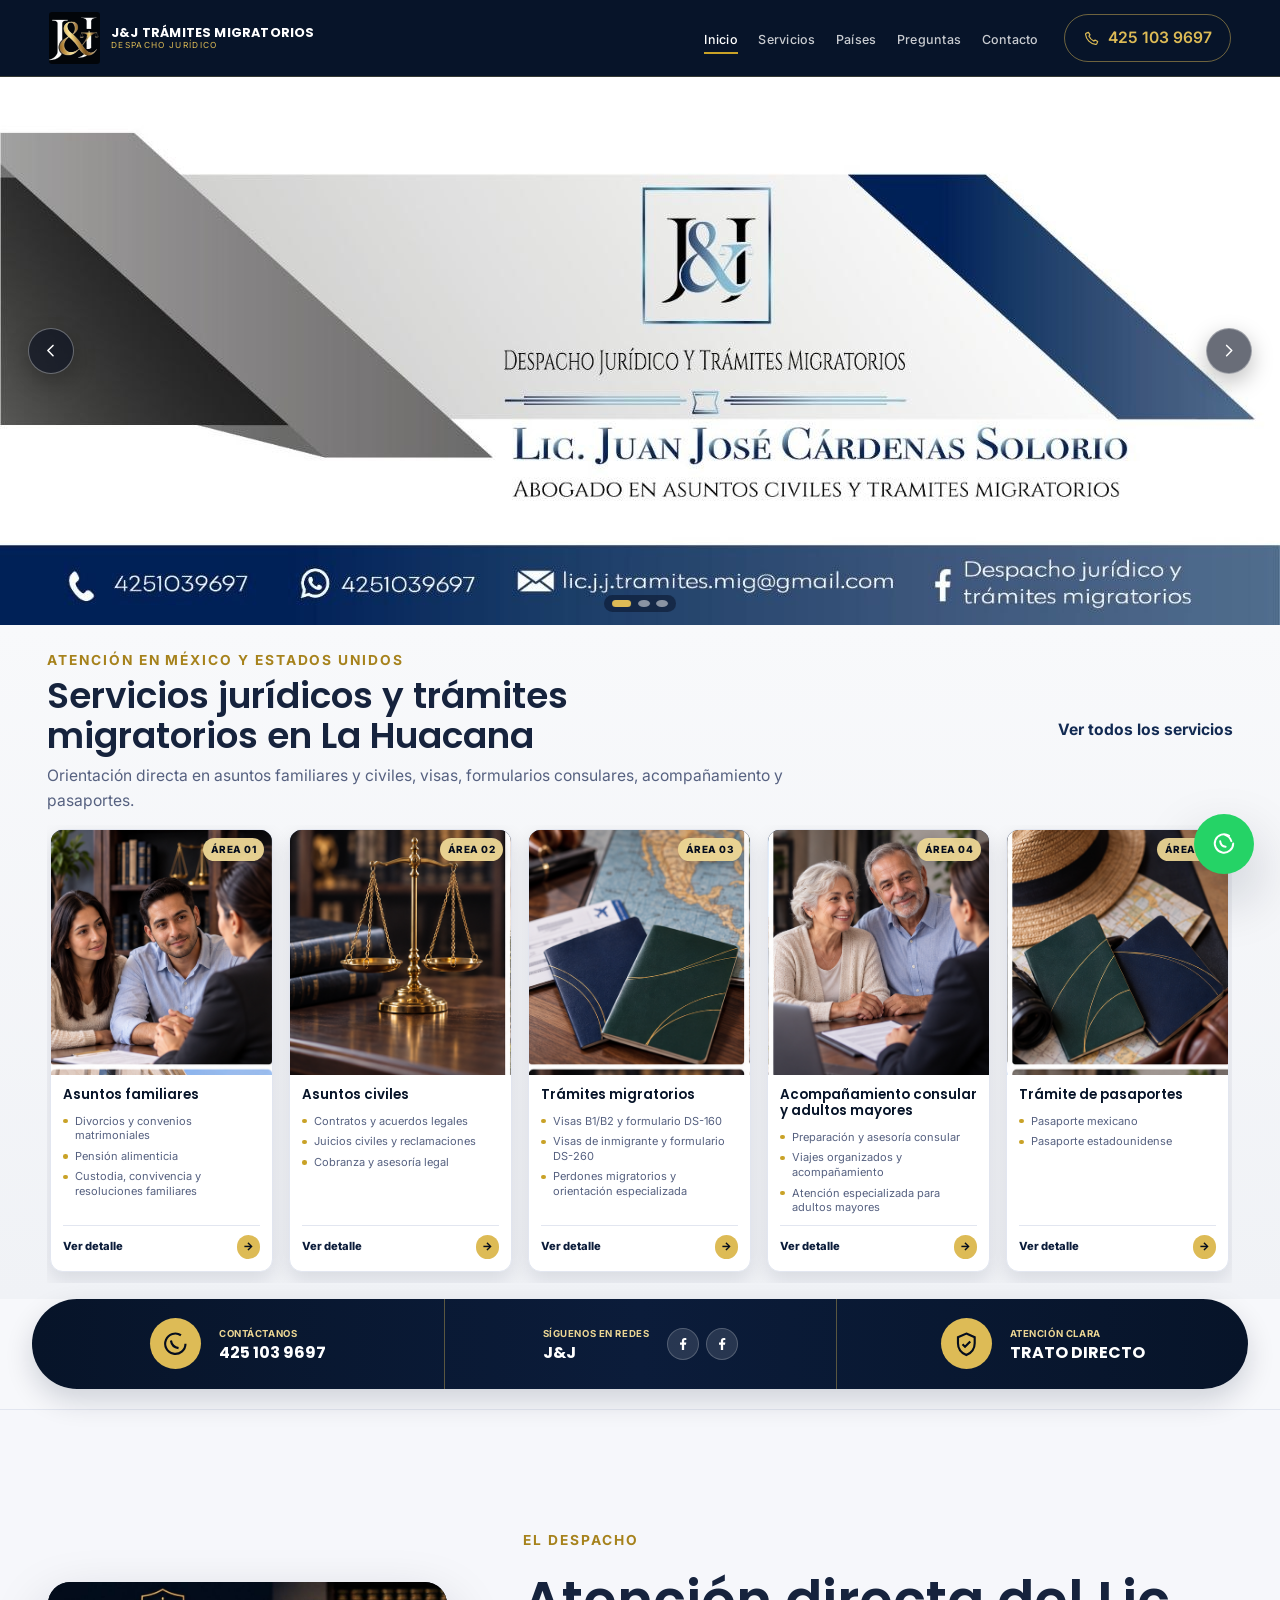
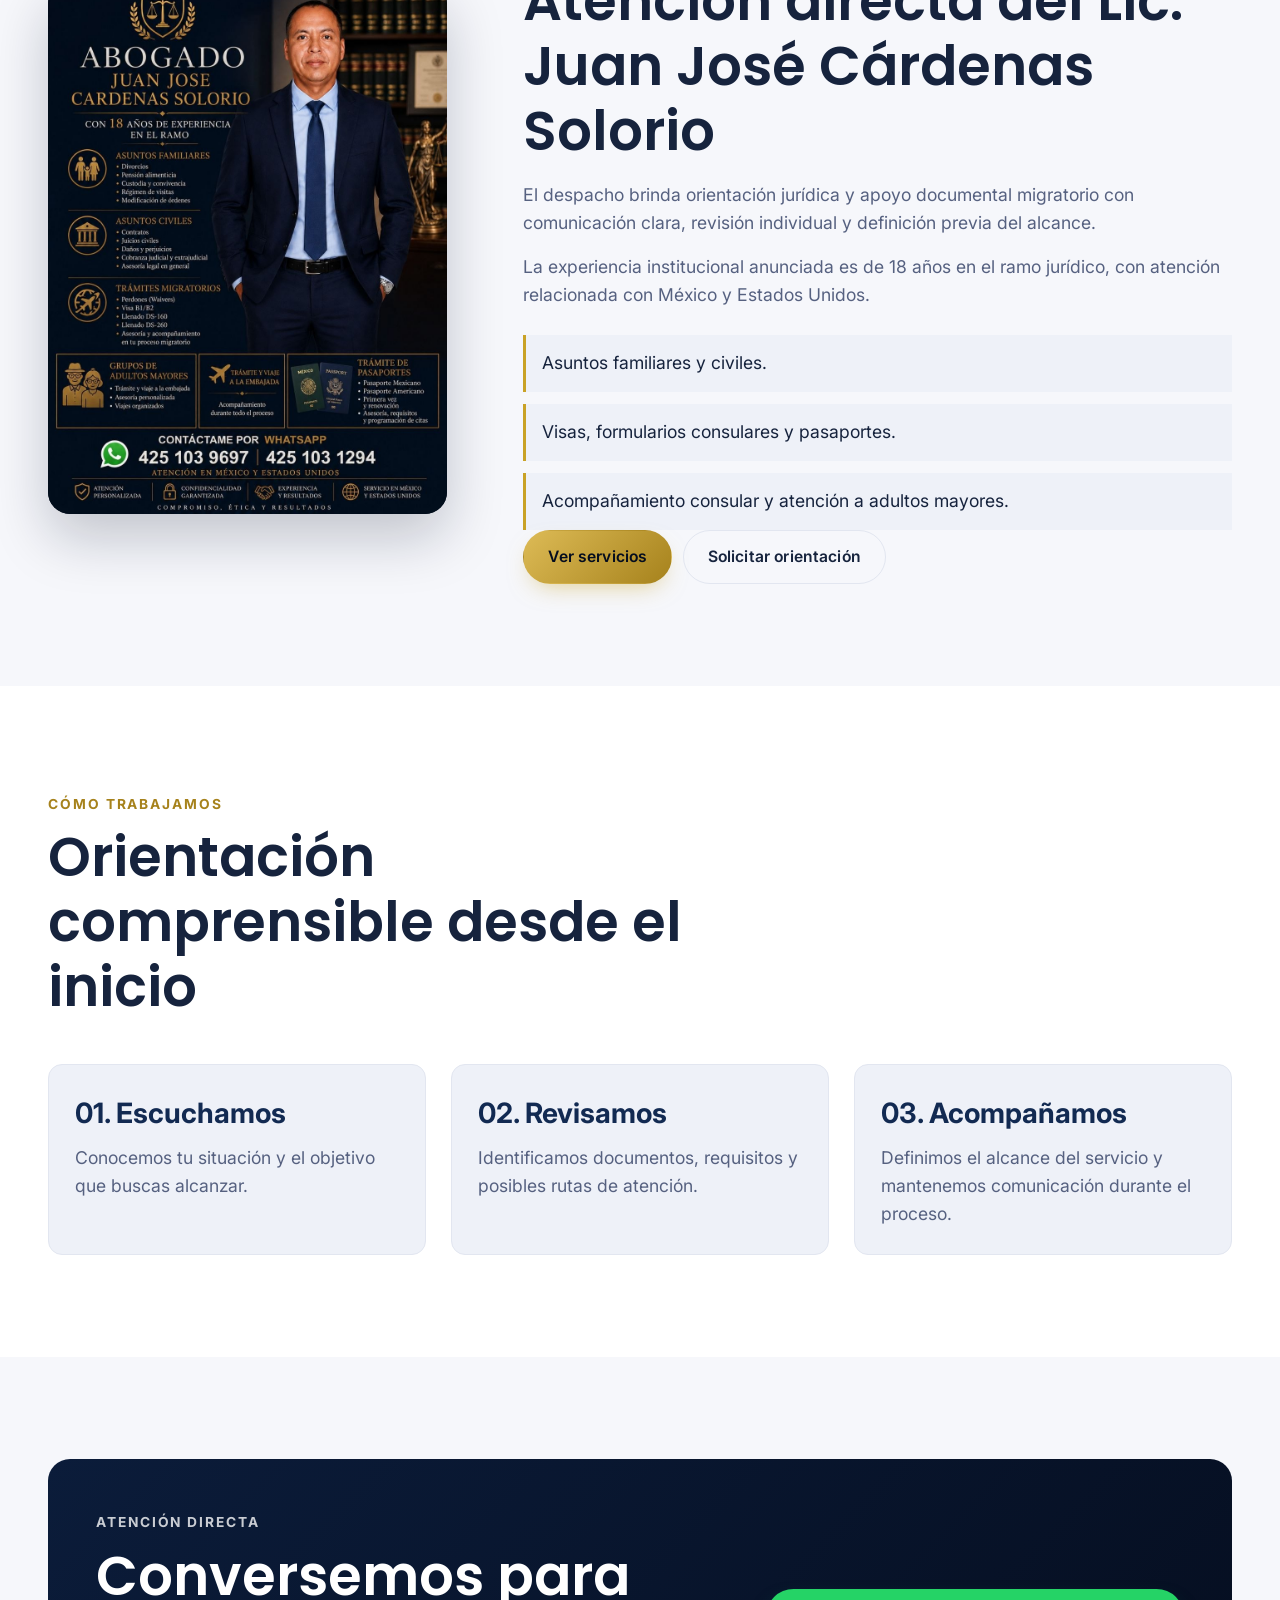
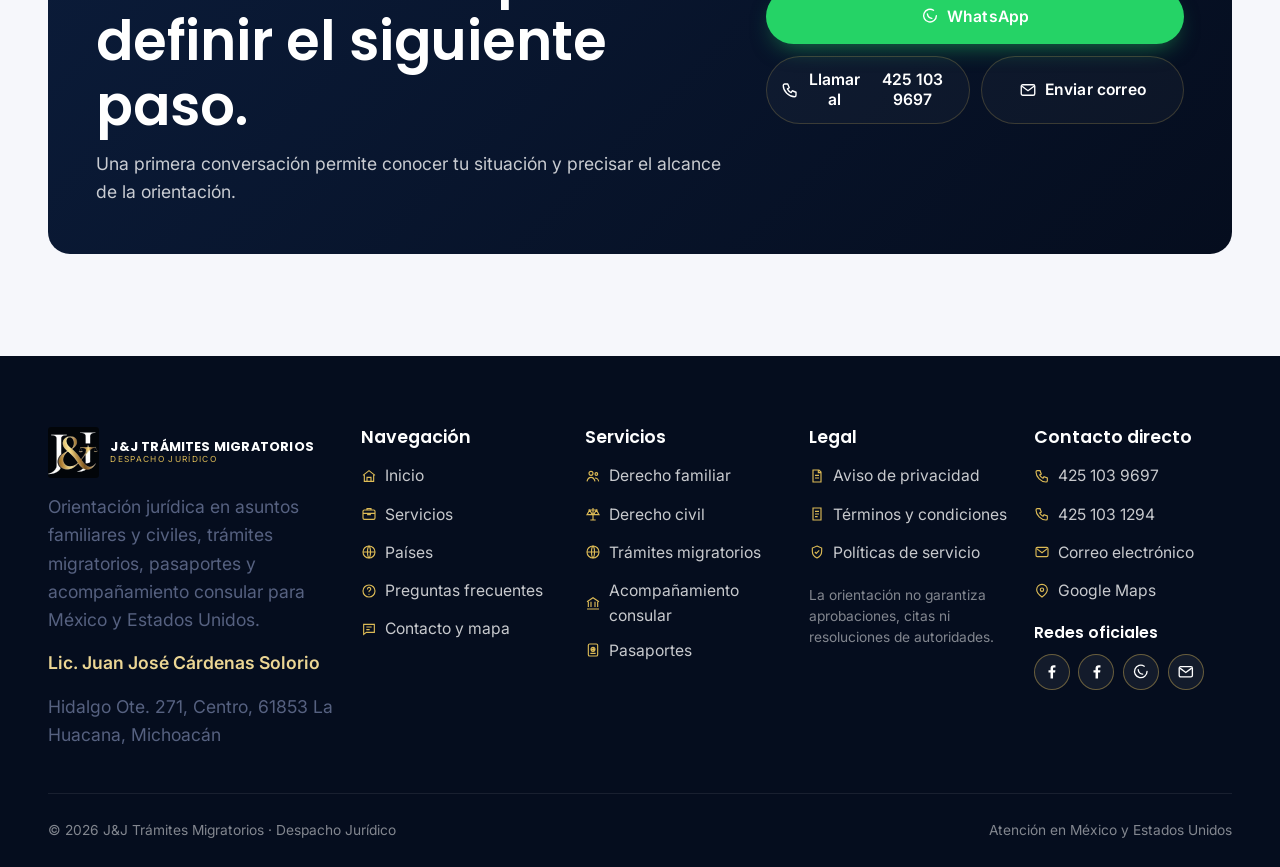
<file: index.html>
<!doctype html>
<html lang="es-MX">
<head>
  <meta charset="utf-8">
  <meta name="viewport" content="width=device-width, initial-scale=1">
  <title>Abogado y trámites migratorios en La Huacana | J&amp;J</title>
  <meta name="description" content="Asesoría en derecho familiar y civil, visas, DS-160, DS-260, pasaportes y acompañamiento consular en La Huacana, Michoacán. Contacta al Despacho J&amp;J.">
  <meta name="robots" content="index,follow,max-image-preview:large,max-snippet:-1,max-video-preview:-1">
  <meta name="author" content="Despacho Jurídico y Trámites Migratorios J&amp;J">
  <meta name="referrer" content="strict-origin-when-cross-origin">
  <meta name="theme-color" content="#07192c">
  <meta name="geo.region" content="MX-MIC"><meta name="geo.placename" content="La Huacana"><meta name="geo.position" content="18.963;-101.807"><meta name="ICBM" content="18.963, -101.807">
  <link rel="canonical" href="https://jjtramitesmigratorios.com/">
  <meta property="og:type" content="website">
  <meta property="og:site_name" content="Despacho Jurídico J&amp;J">
  <meta property="og:locale" content="es_MX">
  <meta property="og:title" content="Abogado y trámites migratorios en La Huacana | J&amp;J">
  <meta property="og:description" content="Atención directa en asuntos jurídicos, visas y pasaportes para México y Estados Unidos.">
  <meta property="og:url" content="https://jjtramitesmigratorios.com/">
  <meta property="og:image" content="https://jjtramitesmigratorios.com/assets/img/brand-jj/banner-jj.png"><meta property="og:image:width" content="1280"><meta property="og:image:height" content="548"><meta property="og:image:alt" content="Despacho Jurídico y Trámites Migratorios J&amp;J">
  <meta name="twitter:card" content="summary_large_image"><meta name="twitter:title" content="Abogado y trámites migratorios en La Huacana | J&amp;J"><meta name="twitter:description" content="Derecho familiar y civil, visas, formularios consulares y pasaportes."><meta name="twitter:image" content="https://jjtramitesmigratorios.com/assets/img/brand-jj/banner-jj.png"><meta name="twitter:image:alt" content="Despacho Jurídico J&amp;J">
  <link rel="icon" href="assets/icons/favicon.ico" sizes="any">
  <link rel="icon" href="assets/icons/favicon.svg" type="image/svg+xml">
  <link rel="apple-touch-icon" href="assets/icons/apple-touch-icon.png">
  <link rel="mask-icon" href="assets/icons/mask-icon.svg" color="#c9a227">
  <meta name="msapplication-config" content="browserconfig.xml">
  <meta name="msapplication-TileColor" content="#071429">
  <link rel="manifest" href="site.webmanifest">
  <link rel="preconnect" href="https://fonts.googleapis.com">
  <link rel="preconnect" href="https://fonts.gstatic.com" crossorigin>
  <link rel="stylesheet" href="https://fonts.googleapis.com/css2?family=Poppins:wght@500;600;700&family=Inter:wght@400;500;600&display=swap">
  <link rel="stylesheet" href="assets/css/global/base.css">
  <link rel="stylesheet" href="assets/css/layout/site-shell.css?v=20261025-7">
  <link rel="stylesheet" href="assets/css/components/ui.css?v=20261025-7">
  <link rel="stylesheet" href="assets/css/components/catalog.css">
  <link rel="stylesheet" href="assets/css/components/showcase.css?v=20261025-8">
  <link rel="stylesheet" href="assets/css/pages/content.css?v=20261025-6">
  <link rel="stylesheet" href="assets/css/global/responsive.css?v=20261025-7">
  <script type="application/ld+json">{"@context":"https://schema.org","@graph":[{"@type":"WebSite","@id":"https://jjtramitesmigratorios.com/#website","url":"https://jjtramitesmigratorios.com/","name":"Despacho Jurídico y Trámites Migratorios J&J","inLanguage":"es-MX"},{"@type":["LegalService","LocalBusiness"],"@id":"https://jjtramitesmigratorios.com/#business","name":"Despacho Jurídico y Trámites Migratorios J&J","url":"https://jjtramitesmigratorios.com/","image":"https://jjtramitesmigratorios.com/assets/img/brand-jj/banner-jj.png","logo":"https://jjtramitesmigratorios.com/assets/img/brand-jj/logos/logo-jj-completo-azul.png","email":"lic.j.j.tramites.mig@gmail.com","telephone":"+524251039697","address":{"@type":"PostalAddress","streetAddress":"Hidalgo Ote. 271, Centro","addressLocality":"La Huacana","addressRegion":"Michoacán","postalCode":"61853","addressCountry":"MX"},"areaServed":[{"@type":"Country","name":"México"},{"@type":"Country","name":"Estados Unidos"}],"sameAs":["https://www.facebook.com/share/1C5XV5uBvW/","https://www.facebook.com/share/1KRgi5VjQN/"],"knowsLanguage":"es-MX","employee":{"@id":"https://jjtramitesmigratorios.com/#professional"}},{"@type":"Person","@id":"https://jjtramitesmigratorios.com/#professional","name":"Juan José Cárdenas Solorio","jobTitle":"Abogado","worksFor":{"@id":"https://jjtramitesmigratorios.com/#business"}}]}</script>
</head>
<body>
  <a class="skip-link" href="#contenido">Saltar al contenido</a>
  <header class="site-header" data-include="header"></header>
  <main id="contenido">
    <section class="home-showcase" aria-labelledby="home-title">
      <div class="container home-showcase__container">
        <div class="hero-carousel" data-hero-carousel data-hero-autoplay="true" data-hero-interval="6000" role="region" aria-roledescription="carrusel" aria-label="Servicios destacados">
          <div class="hero-carousel__viewport">
            <div class="hero-carousel__slides" data-hero-slides></div>
            <button type="button" class="hero-carousel__control hero-carousel__control--prev" data-hero-prev aria-label="Banner anterior"><svg viewBox="0 0 24 24" aria-hidden="true"><path d="M15 5 8 12l7 7"/></svg></button>
            <button type="button" class="hero-carousel__control hero-carousel__control--next" data-hero-next aria-label="Siguiente banner"><svg viewBox="0 0 24 24" aria-hidden="true"><path d="m9 5 7 7-7 7"/></svg></button>
            <div class="hero-carousel__dots" data-hero-dots role="group" aria-label="Seleccionar banner"></div>
            <p class="sr-only" data-hero-status role="status" aria-live="polite"></p>
          </div>
        </div>

        <section class="service-strip" id="servicios" aria-labelledby="home-title">
          <div class="service-strip__head"><div><p class="eyebrow">Atención en México y Estados Unidos</p><h1 id="home-title">Servicios jurídicos y trámites migratorios en La Huacana</h1><p class="service-strip__intro">Orientación directa en asuntos familiares y civiles, visas, formularios consulares, acompañamiento y pasaportes.</p></div><a href="pages/core/servicios.html">Ver todos los servicios</a></div>
          <div class="service-showcase" data-service-carousel role="region" aria-roledescription="carrusel" aria-label="Tarjetas de servicios">
            <button type="button" class="service-showcase__control service-showcase__control--prev" data-service-prev aria-label="Servicios anteriores"><svg viewBox="0 0 24 24" aria-hidden="true"><path d="M15 5 8 12l7 7"/></svg></button>
            <div class="service-showcase__viewport" data-service-viewport tabindex="0" aria-label="Servicios disponibles"><ul class="service-showcase__track" data-service-track role="list"></ul></div>
            <button type="button" class="service-showcase__control service-showcase__control--next" data-service-next aria-label="Más servicios"><svg viewBox="0 0 24 24" aria-hidden="true"><path d="m9 5 7 7-7 7"/></svg></button>
          </div>
          <div class="service-showcase__dots" data-service-dots role="group" aria-label="Posición de servicios"></div>
          <p class="sr-only" data-service-status role="status" aria-live="polite"></p>
        </section>

        <aside class="home-utility-bar" aria-label="Contacto y confianza">
          <a class="home-utility-bar__item home-utility-bar__contact" href="https://wa.me/524251039697" target="_blank" rel="noopener noreferrer"><span class="home-utility-bar__icon" aria-hidden="true"><svg viewBox="0 0 24 24" fill="none" stroke="currentColor" stroke-width="1.8"><path d="M20.5 11.5a8.5 8.5 0 1 1-3.8-7.1M8.3 8.8c.5 3.3 3.1 5.9 6.4 6.4"/></svg></span><span><small>CONTÁCTANOS</small><strong>425 103 9697</strong></span></a>
          <div class="home-utility-bar__item home-utility-bar__social"><span><small>SÍGUENOS EN REDES</small><strong>J&amp;J</strong></span><span class="home-utility-bar__networks" aria-label="Redes oficiales"><a href="https://www.facebook.com/share/1C5XV5uBvW/" target="_blank" rel="noopener noreferrer" aria-label="Facebook J&amp;J"><svg viewBox="0 0 24 24" aria-hidden="true"><path d="M13.7 21v-8h2.8l.4-3.2h-3.2V7.7c0-.9.3-1.6 1.7-1.6H17V3.2c-.3 0-1.3-.2-2.5-.2-2.5 0-4.2 1.5-4.2 4.4v2.4H7.5V13h2.8v8h3.4Z"/></svg></a><a href="https://www.facebook.com/share/1KRgi5VjQN/" target="_blank" rel="noopener noreferrer" aria-label="Segundo perfil de Facebook J&amp;J"><svg viewBox="0 0 24 24" aria-hidden="true"><path d="M13.7 21v-8h2.8l.4-3.2h-3.2V7.7c0-.9.3-1.6 1.7-1.6H17V3.2c-.3 0-1.3-.2-2.5-.2-2.5 0-4.2 1.5-4.2 4.4v2.4H7.5V13h2.8v8h3.4Z"/></svg></a></span></div>
          <div class="home-utility-bar__item home-utility-bar__promise"><span class="home-utility-bar__icon" aria-hidden="true"><svg viewBox="0 0 24 24" fill="none" stroke="currentColor" stroke-width="1.8"><path d="M12 3 19 6v5c0 4.6-2.8 8.1-7 10-4.2-1.9-7-5.4-7-10V6l7-3Z"/><path d="m8.8 12 2.1 2.1 4.4-4.5"/></svg></span><span><small>ATENCIÓN CLARA</small><strong>TRATO DIRECTO</strong></span></div>
        </aside>
      </div>
    </section>

    <section class="section" id="despacho" aria-labelledby="despacho-title"><div class="container jj-profile"><figure class="jj-profile__image"><img src="assets/img/brand-jj/abogado-servicios.png" alt="Lic. Juan José Cárdenas Solorio, responsable del Despacho Jurídico J&amp;J" width="960" height="1280" loading="lazy" decoding="async"></figure><div class="jj-profile__copy"><p class="eyebrow">El despacho</p><h2 id="despacho-title">Atención directa del Lic. Juan José Cárdenas Solorio</h2><p>El despacho brinda orientación jurídica y apoyo documental migratorio con comunicación clara, revisión individual y definición previa del alcance.</p><p>La experiencia institucional anunciada es de 18 años en el ramo jurídico, con atención relacionada con México y Estados Unidos.</p><ul class="jj-meta-list"><li>Asuntos familiares y civiles.</li><li>Visas, formularios consulares y pasaportes.</li><li>Acompañamiento consular y atención a adultos mayores.</li></ul><div class="btn-row"><a class="btn btn--gold" href="#servicios">Ver servicios</a><a class="btn btn--outline-dark" href="pages/core/contacto.html">Solicitar orientación</a></div></div></div></section>

    <section class="section section--trust" id="proceso" aria-labelledby="proceso-title">
      <div class="container">
        <div class="section-head"><p class="eyebrow">Cómo trabajamos</p><h2 id="proceso-title">Orientación comprensible desde el inicio</h2></div>
        <div class="jj-process">
          <article><strong>01. Escuchamos</strong><p>Conocemos tu situación y el objetivo que buscas alcanzar.</p></article>
          <article><strong>02. Revisamos</strong><p>Identificamos documentos, requisitos y posibles rutas de atención.</p></article>
          <article><strong>03. Acompañamos</strong><p>Definimos el alcance del servicio y mantenemos comunicación durante el proceso.</p></article>
        </div>
      </div>
    </section>

    <section class="section" id="contacto-directo" data-include="cta-contact"></section>
  </main>
  <footer class="site-footer" id="pie" data-include="footer"></footer>
  <div data-include="whatsapp-float"></div>
  <script defer src="assets/js/config/institution.js"></script>
  <script defer src="assets/js/content/services.js"></script>
  <script defer src="assets/js/content/showcase.js?v=20261025-8"></script>
  <script defer src="assets/js/modules/showcase-renderer.js?v=20261025-8"></script>
  <script defer src="assets/js/core/layout-loader.js?v=20261025-7"></script>
  <script defer src="assets/js/modules/navigation.js"></script>
  <script defer src="assets/js/modules/hero-carousel.js?v=20261025-8"></script>
  <script defer src="assets/js/modules/service-carousel.js"></script>
  <script defer src="assets/js/modules/catalog.js?v=20261025-6"></script>
  <script defer src="assets/js/core/app.js"></script>
</body>
</html>
</file>
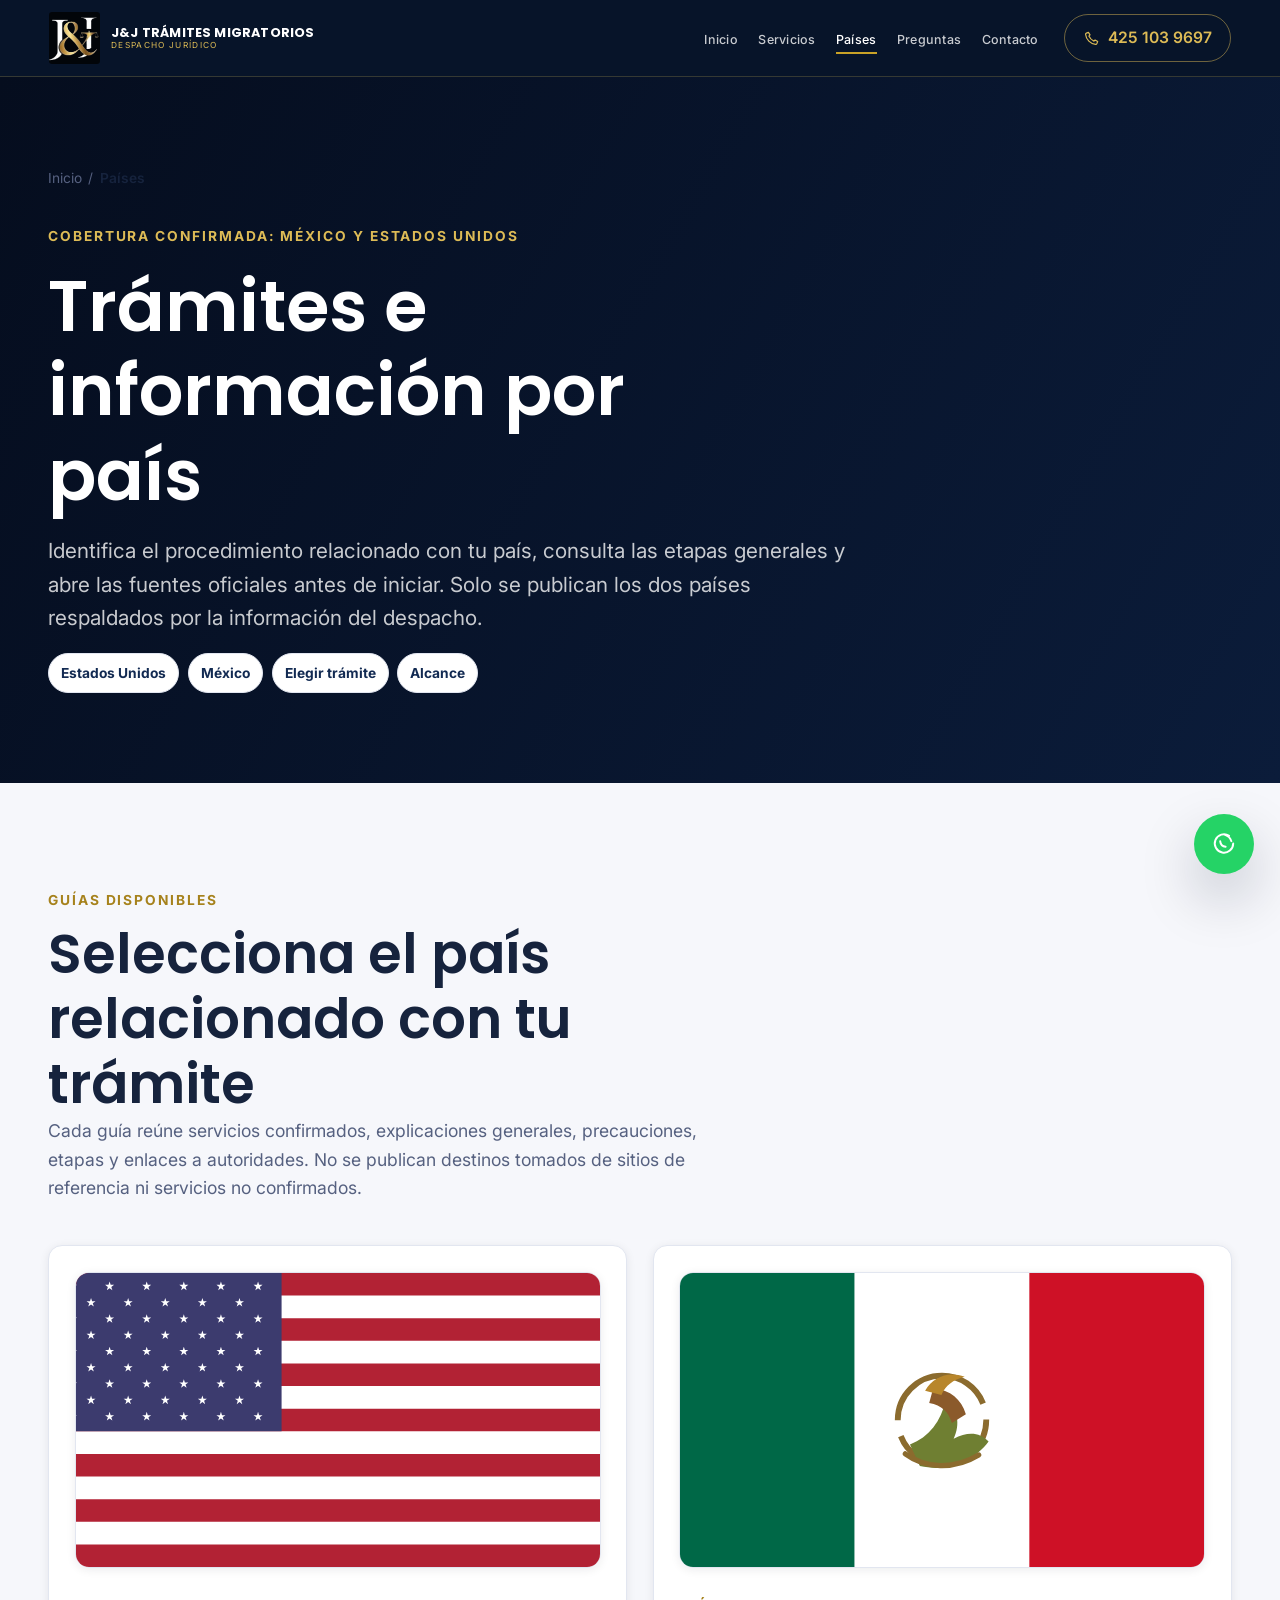
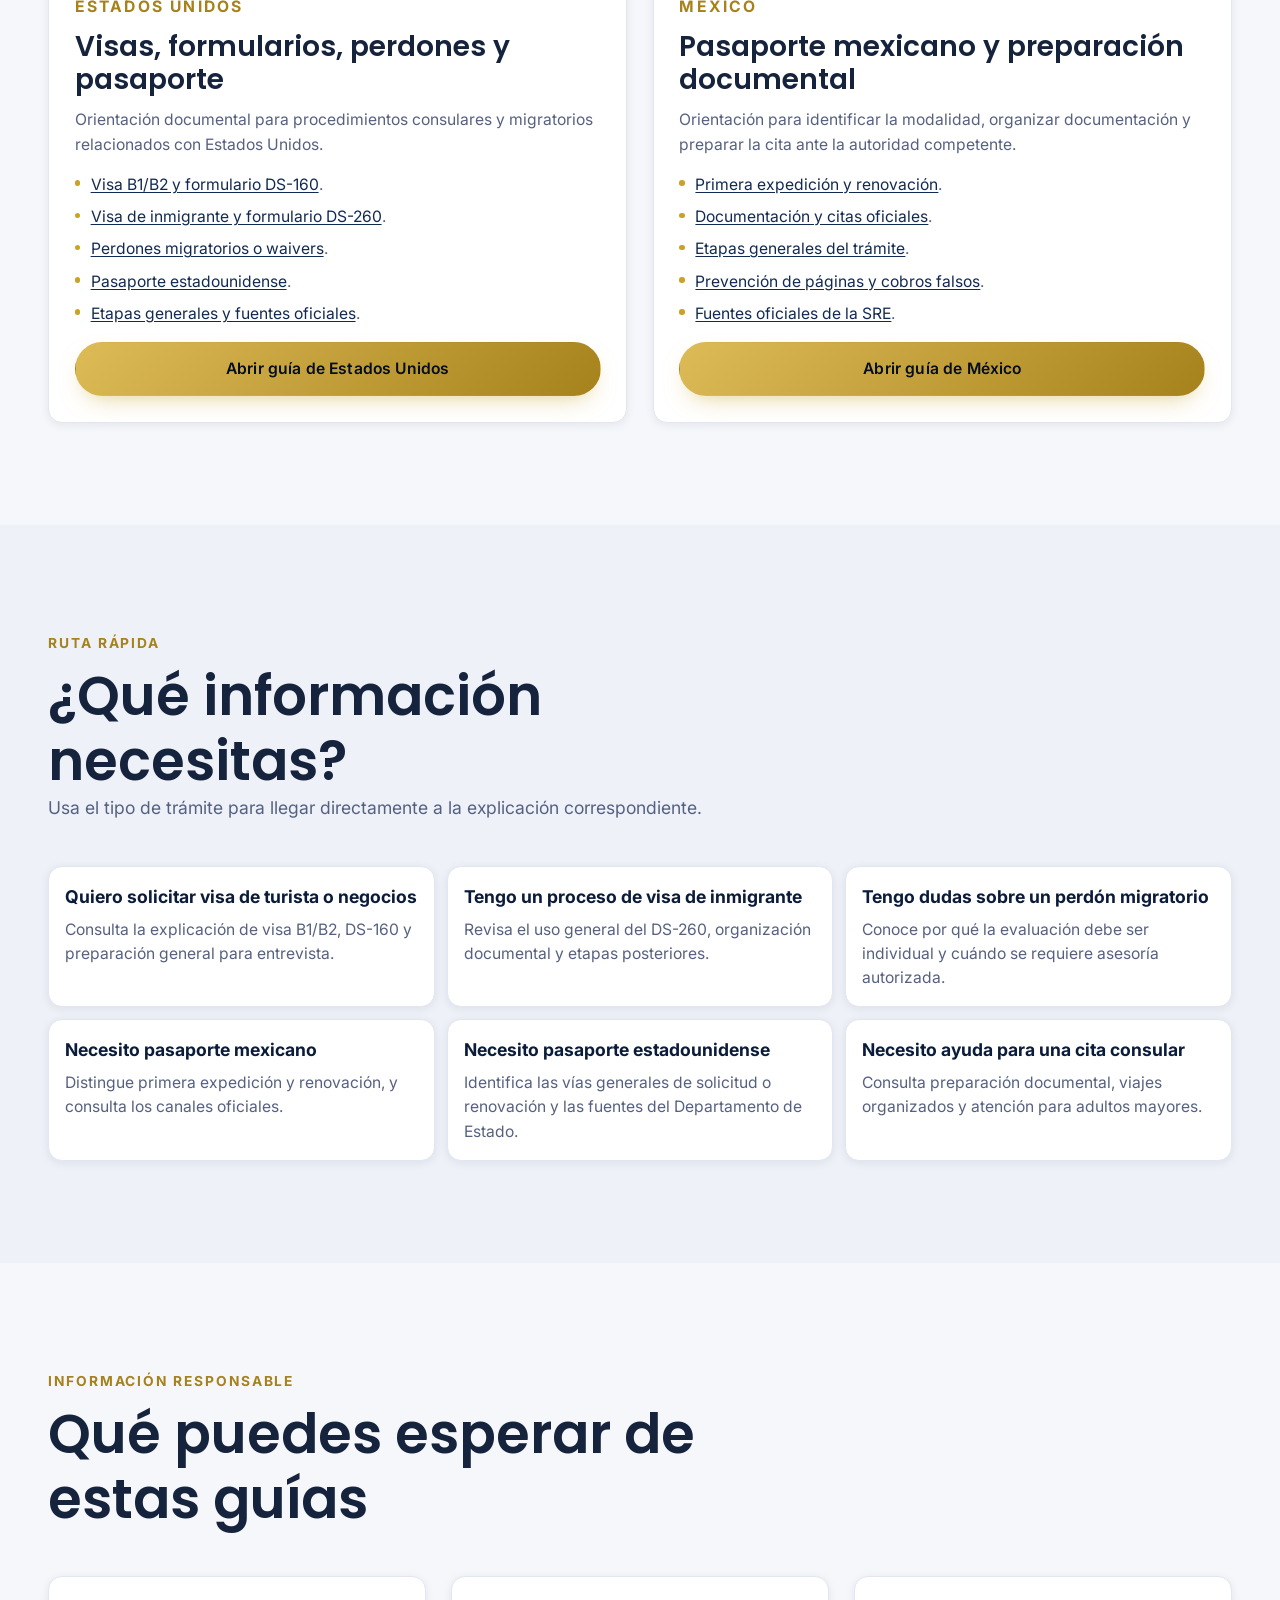
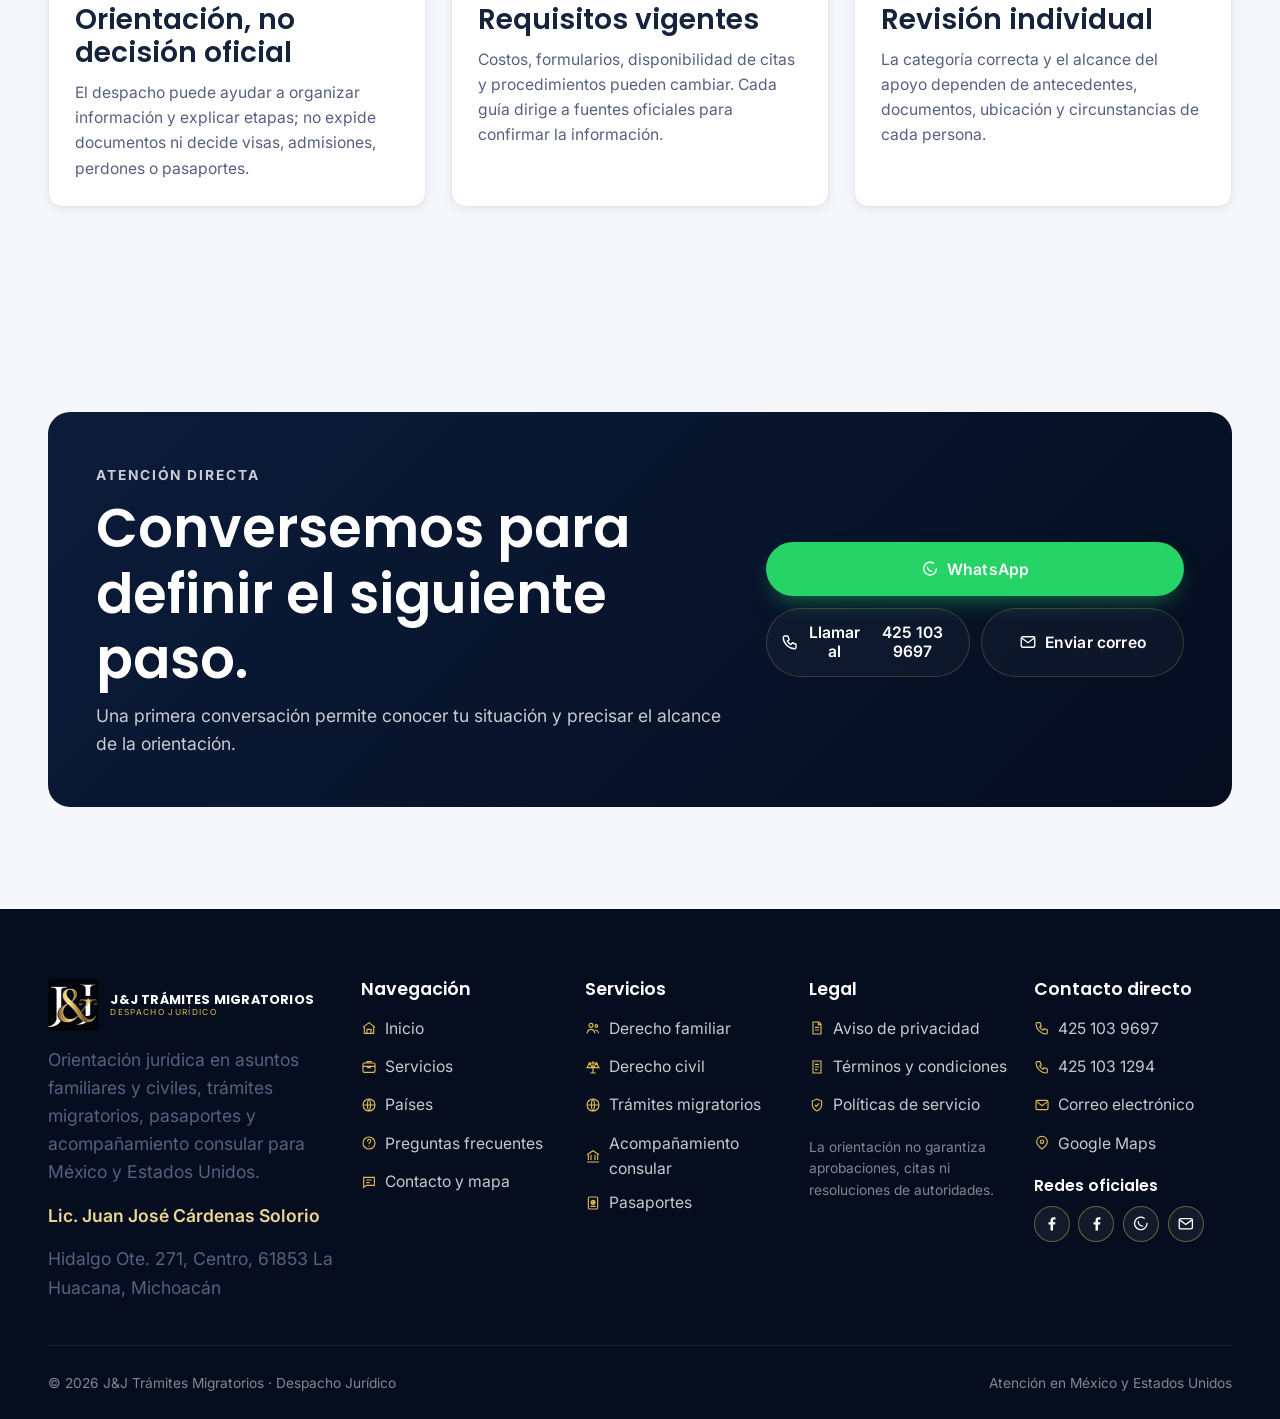
<file: pages/paises/index.html>
<!doctype html>
<html lang="es-MX"><head>
  <meta charset="utf-8"><meta name="viewport" content="width=device-width,initial-scale=1">
  <title>Trámites de México y Estados Unidos | Despacho J&amp;J</title>
  <meta name="description" content="Guías por país para pasaporte mexicano, visa B1/B2, DS-160, visa de inmigrante, DS-260, perdones y pasaporte estadounidense.">
  <meta name="robots" content="index,follow,max-image-preview:large,max-snippet:-1,max-video-preview:-1"><meta name="author" content="Despacho Jurídico y Trámites Migratorios J&amp;J"><meta name="referrer" content="strict-origin-when-cross-origin"><meta name="theme-color" content="#071429"><meta name="geo.region" content="MX-MIC"><meta name="geo.placename" content="La Huacana"><link rel="canonical" href="https://jjtramitesmigratorios.com/pages/paises/">
  <meta property="og:type" content="website"><meta property="og:site_name" content="Despacho Jurídico J&amp;J"><meta property="og:locale" content="es_MX"><meta property="og:title" content="Trámites de México y Estados Unidos | J&amp;J"><meta property="og:description" content="Identifica el país, el trámite, las etapas generales y las fuentes oficiales que debes consultar."><meta property="og:url" content="https://jjtramitesmigratorios.com/pages/paises/"><meta property="og:image" content="https://jjtramitesmigratorios.com/assets/img/brand-jj/banner-jj.png"><meta property="og:image:width" content="1280"><meta property="og:image:height" content="548"><meta property="og:image:alt" content="Despacho Jurídico y Trámites Migratorios J&amp;J"><meta name="twitter:card" content="summary_large_image"><meta name="twitter:title" content="Trámites de México y Estados Unidos | J&amp;J"><meta name="twitter:description" content="Orientación por país para pasaportes, visas y formularios consulares."><meta name="twitter:image" content="https://jjtramitesmigratorios.com/assets/img/brand-jj/banner-jj.png">
  <link rel="icon" href="../../assets/icons/favicon.ico" sizes="any"><link rel="icon" href="../../assets/icons/favicon.svg" type="image/svg+xml"><link rel="apple-touch-icon" href="../../assets/icons/apple-touch-icon.png"><link rel="manifest" href="../../site.webmanifest"><link rel="preconnect" href="https://fonts.googleapis.com"><link rel="preconnect" href="https://fonts.gstatic.com" crossorigin><link rel="stylesheet" href="https://fonts.googleapis.com/css2?family=Poppins:wght@500;600;700&amp;family=Inter:wght@400;500;600&amp;display=swap"><link rel="stylesheet" href="../../assets/css/global/base.css"><link rel="stylesheet" href="../../assets/css/layout/site-shell.css?v=20261025-8"><link rel="stylesheet" href="../../assets/css/components/ui.css?v=20261025-8"><link rel="stylesheet" href="../../assets/css/components/catalog.css"><link rel="stylesheet" href="../../assets/css/pages/content.css?v=20261025-8"><link rel="stylesheet" href="../../assets/css/global/responsive.css?v=20261025-8">
  <script type="application/ld+json">{"@context":"https://schema.org","@graph":[{"@type":"CollectionPage","@id":"https://jjtramitesmigratorios.com/pages/paises/#page","name":"Trámites de México y Estados Unidos","url":"https://jjtramitesmigratorios.com/pages/paises/","description":"Guías informativas para trámites relacionados con México y Estados Unidos.","inLanguage":"es-MX","mainEntity":{"@id":"https://jjtramitesmigratorios.com/pages/paises/#countries"}},{"@type":"ItemList","@id":"https://jjtramitesmigratorios.com/pages/paises/#countries","numberOfItems":2,"itemListElement":[{"@type":"ListItem","position":1,"name":"Estados Unidos","url":"https://jjtramitesmigratorios.com/pages/paises/estados-unidos.html"},{"@type":"ListItem","position":2,"name":"México","url":"https://jjtramitesmigratorios.com/pages/paises/mexico.html"}]},{"@type":"FAQPage","mainEntity":[{"@type":"Question","name":"¿Qué países atiende el Despacho J&J?","acceptedAnswer":{"@type":"Answer","text":"La información institucional entregada confirma atención relacionada con México y Estados Unidos."}},{"@type":"Question","name":"¿La información sustituye los requisitos oficiales?","acceptedAnswer":{"@type":"Answer","text":"No. Los requisitos, costos, citas y tiempos deben confirmarse siempre en los portales de la autoridad competente."}},{"@type":"Question","name":"¿El despacho decide la aprobación de visas o pasaportes?","acceptedAnswer":{"@type":"Answer","text":"No. La decisión y expedición corresponden exclusivamente a las autoridades competentes."}}]}]}</script>
</head><body>
  <a class="skip-link" href="#contenido">Saltar al contenido</a><header class="site-header" data-include="header"></header>
  <main id="contenido">
    <section class="jj-page-hero"><div class="container"><nav class="breadcrumbs" aria-label="Migas de pan"><a href="../../index.html">Inicio</a><span aria-hidden="true">/</span><span aria-current="page">Países</span></nav><p class="eyebrow eyebrow--light">Cobertura confirmada: México y Estados Unidos</p><h1>Trámites e información por país</h1><p>Identifica el procedimiento relacionado con tu país, consulta las etapas generales y abre las fuentes oficiales antes de iniciar. Solo se publican los dos países respaldados por la información del despacho.</p><nav class="local-index" aria-label="Contenido de países"><a href="#estados-unidos">Estados Unidos</a><a href="#mexico">México</a><a href="#elige-tramite">Elegir trámite</a><a href="#limites">Alcance</a></nav></div></section>

    <section class="section" aria-labelledby="paises-title"><div class="container"><div class="section-head"><p class="eyebrow">Guías disponibles</p><h2 id="paises-title">Selecciona el país relacionado con tu trámite</h2><p>Cada guía reúne servicios confirmados, explicaciones generales, precauciones, etapas y enlaces a autoridades. No se publican destinos tomados de sitios de referencia ni servicios no confirmados.</p></div><div class="country-grid country-grid--detailed">
      <article class="country-card" id="estados-unidos"><img class="country-card__flag-image" src="../../assets/img/flags/estados-unidos.svg" width="1235" height="650" alt="Bandera de Estados Unidos"><p class="eyebrow">Estados Unidos</p><h2>Visas, formularios, perdones y pasaporte</h2><p>Orientación documental para procedimientos consulares y migratorios relacionados con Estados Unidos.</p><ul><li><a href="estados-unidos.html#b1-b2">Visa B1/B2 y formulario DS-160</a>.</li><li><a href="estados-unidos.html#ds-260">Visa de inmigrante y formulario DS-260</a>.</li><li><a href="estados-unidos.html#waivers">Perdones migratorios o waivers</a>.</li><li><a href="estados-unidos.html#pasaporte-us">Pasaporte estadounidense</a>.</li><li><a href="estados-unidos.html#etapas">Etapas generales y fuentes oficiales</a>.</li></ul><a class="btn btn--gold" href="estados-unidos.html">Abrir guía de Estados Unidos</a></article>
      <article class="country-card" id="mexico"><img class="country-card__flag-image" src="../../assets/img/flags/mexico.svg" width="900" height="600" alt="Bandera de México"><p class="eyebrow">México</p><h2>Pasaporte mexicano y preparación documental</h2><p>Orientación para identificar la modalidad, organizar documentación y preparar la cita ante la autoridad competente.</p><ul><li><a href="mexico.html#modalidades">Primera expedición y renovación</a>.</li><li><a href="mexico.html#documentos">Documentación y citas oficiales</a>.</li><li><a href="mexico.html#etapas">Etapas generales del trámite</a>.</li><li><a href="mexico.html#seguridad">Prevención de páginas y cobros falsos</a>.</li><li><a href="mexico.html#fuentes">Fuentes oficiales de la SRE</a>.</li></ul><a class="btn btn--gold" href="mexico.html">Abrir guía de México</a></article>
    </div></div></section>

    <section class="section section--soft" id="elige-tramite" aria-labelledby="elige-title"><div class="container"><div class="section-head"><p class="eyebrow">Ruta rápida</p><h2 id="elige-title">¿Qué información necesitas?</h2><p>Usa el tipo de trámite para llegar directamente a la explicación correspondiente.</p></div><div class="country-topic-grid">
      <a href="estados-unidos.html#b1-b2"><strong>Quiero solicitar visa de turista o negocios</strong><span>Consulta la explicación de visa B1/B2, DS-160 y preparación general para entrevista.</span></a>
      <a href="estados-unidos.html#ds-260"><strong>Tengo un proceso de visa de inmigrante</strong><span>Revisa el uso general del DS-260, organización documental y etapas posteriores.</span></a>
      <a href="estados-unidos.html#waivers"><strong>Tengo dudas sobre un perdón migratorio</strong><span>Conoce por qué la evaluación debe ser individual y cuándo se requiere asesoría autorizada.</span></a>
      <a href="mexico.html#modalidades"><strong>Necesito pasaporte mexicano</strong><span>Distingue primera expedición y renovación, y consulta los canales oficiales.</span></a>
      <a href="estados-unidos.html#pasaporte-us"><strong>Necesito pasaporte estadounidense</strong><span>Identifica las vías generales de solicitud o renovación y las fuentes del Departamento de Estado.</span></a>
      <a href="../servicios/acompanamiento-embajadas.html"><strong>Necesito ayuda para una cita consular</strong><span>Consulta preparación documental, viajes organizados y atención para adultos mayores.</span></a>
    </div></div></section>

    <section class="section" id="limites" aria-labelledby="limites-title"><div class="container"><div class="section-head"><p class="eyebrow">Información responsable</p><h2 id="limites-title">Qué puedes esperar de estas guías</h2></div><div class="info-grid"><section class="info-card"><h3>Orientación, no decisión oficial</h3><p>El despacho puede ayudar a organizar información y explicar etapas; no expide documentos ni decide visas, admisiones, perdones o pasaportes.</p></section><section class="info-card"><h3>Requisitos vigentes</h3><p>Costos, formularios, disponibilidad de citas y procedimientos pueden cambiar. Cada guía dirige a fuentes oficiales para confirmar la información.</p></section><section class="info-card"><h3>Revisión individual</h3><p>La categoría correcta y el alcance del apoyo dependen de antecedentes, documentos, ubicación y circunstancias de cada persona.</p></section></div></div></section>
    <section class="section" data-include="cta-contact"></section>
  </main>
  <footer class="site-footer" data-include="footer"></footer><div data-include="whatsapp-float"></div><script defer src="../../assets/js/config/institution.js"></script><script defer src="../../assets/js/content/services.js?v=20261025-8"></script><script defer src="../../assets/js/core/layout-loader.js?v=20261025-8"></script><script defer src="../../assets/js/modules/navigation.js"></script><script defer src="../../assets/js/modules/catalog.js?v=20261025-8"></script><script defer src="../../assets/js/core/app.js"></script>
</body></html>
</file>
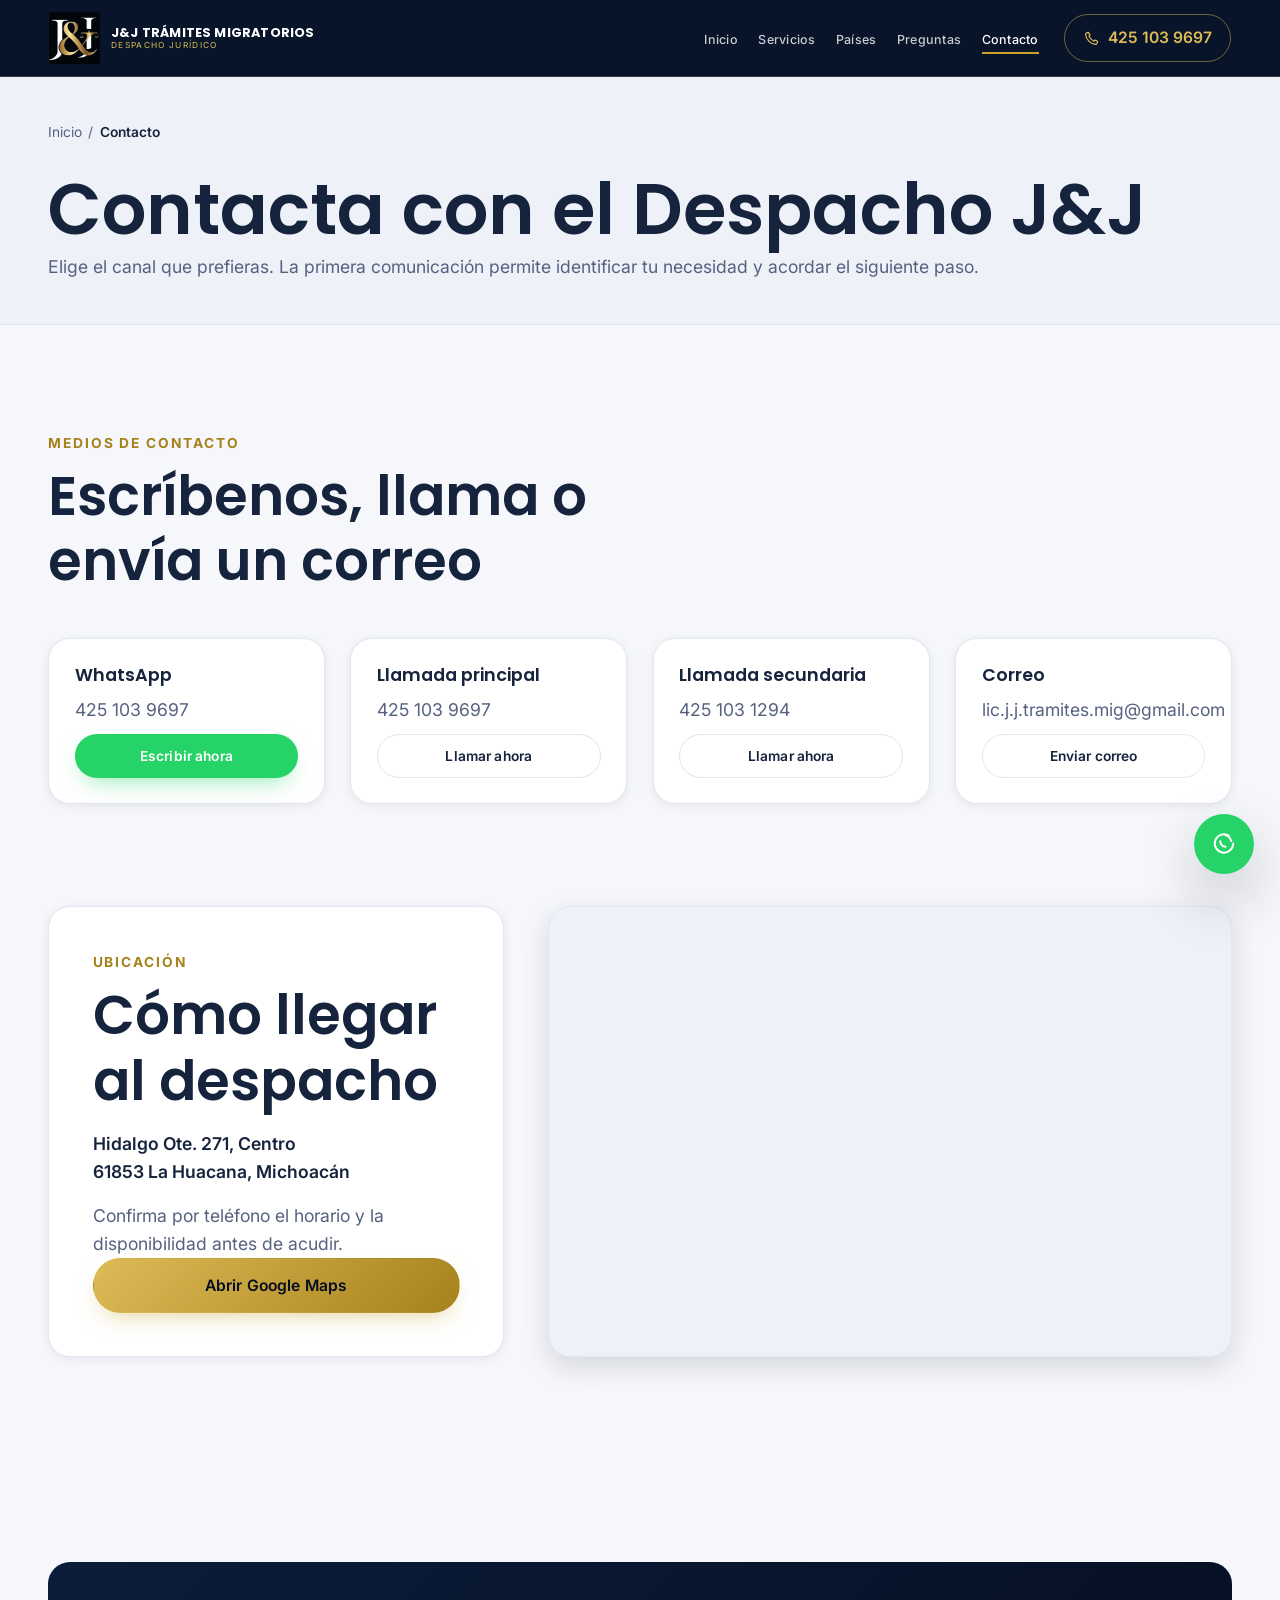
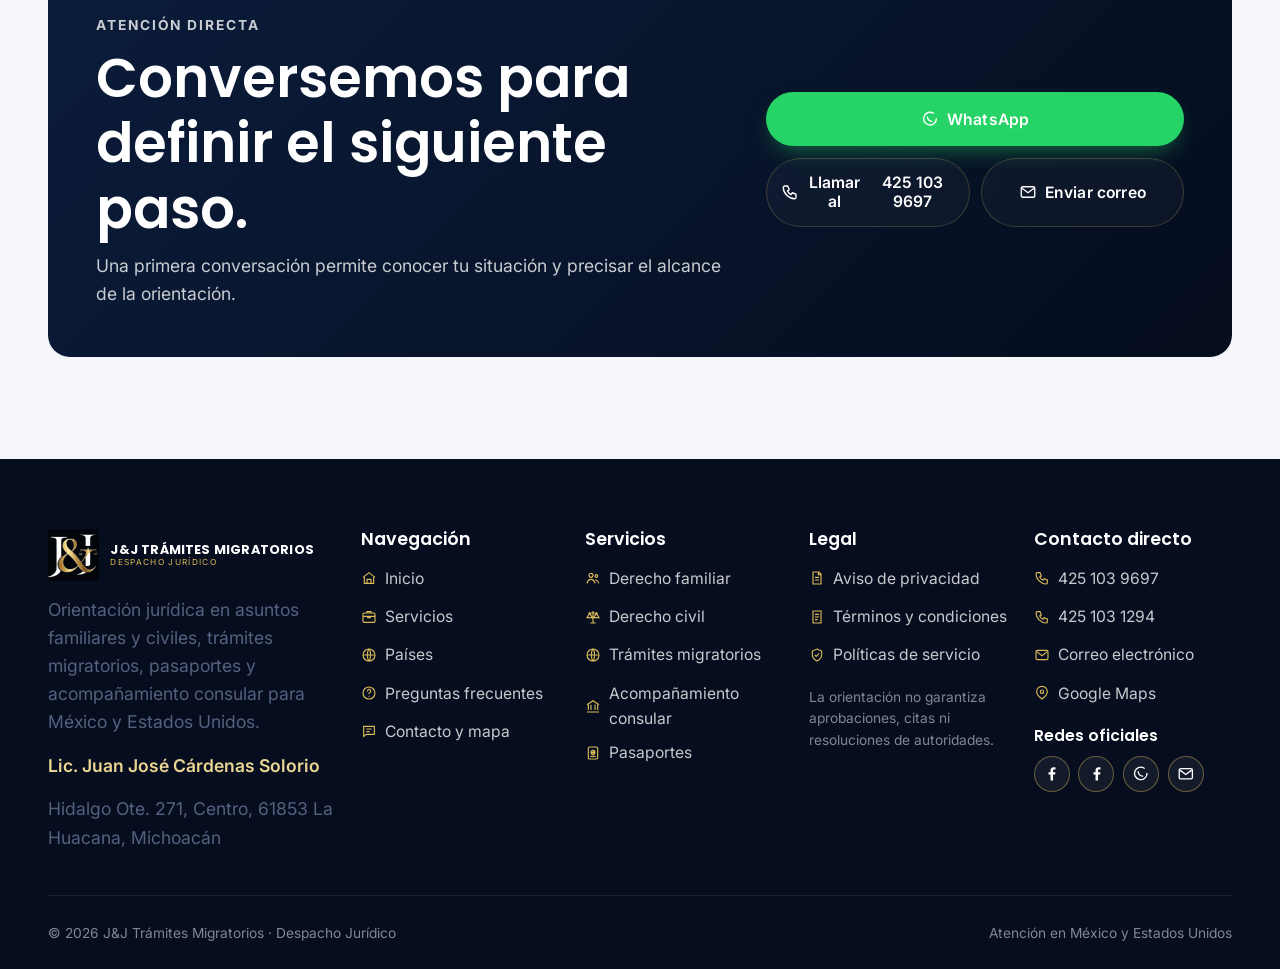
<file: pages/core/contacto.html>
<!doctype html>
<html lang="es-MX"><head>
  <meta charset="utf-8"><meta name="viewport" content="width=device-width,initial-scale=1"><title>Contacto y ubicación en La Huacana | Despacho J&amp;J</title><meta name="description" content="Teléfono, WhatsApp, correo y mapa del Despacho Jurídico J&J en Hidalgo Ote. 271, Centro, La Huacana, Michoacán."><meta name="robots" content="index,follow,max-image-preview:large"><meta name="author" content="Despacho Jurídico y Trámites Migratorios J&amp;J"><meta name="referrer" content="strict-origin-when-cross-origin"><meta name="theme-color" content="#071429"><meta name="geo.region" content="MX-MIC"><meta name="geo.placename" content="La Huacana"><link rel="canonical" href="https://jjtramitesmigratorios.com/pages/core/contacto.html">
  <meta property="og:type" content="website"><meta property="og:site_name" content="Despacho Jurídico J&amp;J"><meta property="og:locale" content="es_MX"><meta property="og:title" content="Contacto y ubicación | Despacho J&amp;J"><meta property="og:description" content="Comunícate por WhatsApp, teléfono o correo y consulta cómo llegar al despacho en La Huacana."><meta property="og:url" content="https://jjtramitesmigratorios.com/pages/core/contacto.html"><meta property="og:image" content="https://jjtramitesmigratorios.com/assets/img/brand-jj/banner-jj.png"><meta property="og:image:width" content="1280"><meta property="og:image:height" content="548"><meta property="og:image:alt" content="Datos de contacto del Despacho Jurídico J&amp;J"><meta name="twitter:card" content="summary_large_image"><meta name="twitter:title" content="Contacto y ubicación | Despacho J&amp;J"><meta name="twitter:description" content="Teléfono, WhatsApp, correo y mapa del despacho en La Huacana."><meta name="twitter:image" content="https://jjtramitesmigratorios.com/assets/img/brand-jj/banner-jj.png">
  <link rel="icon" href="../../assets/icons/favicon.ico" sizes="any"><link rel="icon" href="../../assets/icons/favicon.svg" type="image/svg+xml"><link rel="apple-touch-icon" href="../../assets/icons/apple-touch-icon.png"><link rel="manifest" href="../../site.webmanifest"><link rel="preconnect" href="https://fonts.googleapis.com"><link rel="preconnect" href="https://fonts.gstatic.com" crossorigin><link rel="stylesheet" href="https://fonts.googleapis.com/css2?family=Poppins:wght@500;600;700&amp;family=Inter:wght@400;500;600&amp;display=swap"><link rel="stylesheet" href="../../assets/css/global/base.css"><link rel="stylesheet" href="../../assets/css/layout/site-shell.css"><link rel="stylesheet" href="../../assets/css/components/ui.css"><link rel="stylesheet" href="../../assets/css/components/catalog.css"><link rel="stylesheet" href="../../assets/css/pages/content.css"><link rel="stylesheet" href="../../assets/css/global/responsive.css">
  <script type="application/ld+json">{"@context":"https://schema.org","@type":"ContactPage","url":"https://jjtramitesmigratorios.com/pages/core/contacto.html","name":"Contacto y ubicación del Despacho J&J","mainEntity":{"@id":"https://jjtramitesmigratorios.com/#business"},"inLanguage":"es-MX"}</script>
</head><body><a class="skip-link" href="#contenido">Saltar al contenido</a><header class="site-header" data-include="header"></header><main id="contenido">
  <section class="legal-hero"><div class="container"><nav class="breadcrumbs" aria-label="Migas de pan"><a href="../../index.html">Inicio</a><span aria-hidden="true">/</span><span aria-current="page">Contacto</span></nav><h1>Contacta con el Despacho J&amp;J</h1><p class="text-muted">Elige el canal que prefieras. La primera comunicación permite identificar tu necesidad y acordar el siguiente paso.</p></div></section>
  <section class="section"><div class="container"><div class="section-head"><p class="eyebrow">Medios de contacto</p><h2>Escríbenos, llama o envía un correo</h2></div><div class="contact-grid-wrap"><div class="contact-grid">
    <article class="contact-card"><h3>WhatsApp</h3><p class="text-muted">425 103 9697</p><a class="btn btn--whatsapp btn--sm" data-analytics="whatsapp" href="https://wa.me/524251039697" target="_blank" rel="noopener noreferrer">Escribir ahora</a></article>
    <article class="contact-card"><h3>Llamada principal</h3><p class="text-muted">425 103 9697</p><a class="btn btn--outline-dark btn--sm" data-analytics="phone_primary" href="tel:+524251039697">Llamar ahora</a></article>
    <article class="contact-card"><h3>Llamada secundaria</h3><p class="text-muted">425 103 1294</p><a class="btn btn--outline-dark btn--sm" data-analytics="phone_secondary" href="tel:+524251031294">Llamar ahora</a></article>
    <article class="contact-card"><h3>Correo</h3><p class="text-muted">lic.j.j.tramites.mig@gmail.com</p><a class="btn btn--outline-dark btn--sm" data-analytics="email" href="mailto:lic.j.j.tramites.mig@gmail.com">Enviar correo</a></article>
  </div></div></div></section>
  <section class="section" style="padding-top:0"><div class="container location-layout"><div class="location-copy"><p class="eyebrow">Ubicación</p><h2>Cómo llegar al despacho</h2><address>Hidalgo Ote. 271, Centro<br>61853 La Huacana, Michoacán</address><p class="text-muted">Confirma por teléfono el horario y la disponibilidad antes de acudir.</p><a class="btn btn--gold" data-analytics="maps" href="https://maps.app.goo.gl/RT4tmzjG8fqX5W6o7?g_st=atm" target="_blank" rel="noopener noreferrer">Abrir Google Maps</a></div><div class="location-map"><iframe title="Mapa del Despacho Jurídico J&amp;J en La Huacana" src="https://www.google.com/maps?q=DESPACHO%20JURIDICO%20J%26J%2C%20Hidalgo%20Ote.%20271%2C%20Centro%2C%2061853%20La%20Huacana%2C%20Michoac%C3%A1n&amp;output=embed" loading="lazy" referrerpolicy="no-referrer-when-downgrade" allowfullscreen></iframe></div></div></section>
  <section class="section" data-include="cta-contact"></section>
</main><footer class="site-footer" data-include="footer"></footer><div data-include="whatsapp-float"></div><script defer src="../../assets/js/config/institution.js"></script><script defer src="../../assets/js/content/services.js"></script><script defer src="../../assets/js/core/layout-loader.js"></script><script defer src="../../assets/js/modules/navigation.js"></script><script defer src="../../assets/js/modules/catalog.js"></script><script defer src="../../assets/js/core/app.js"></script></body></html>
</file>
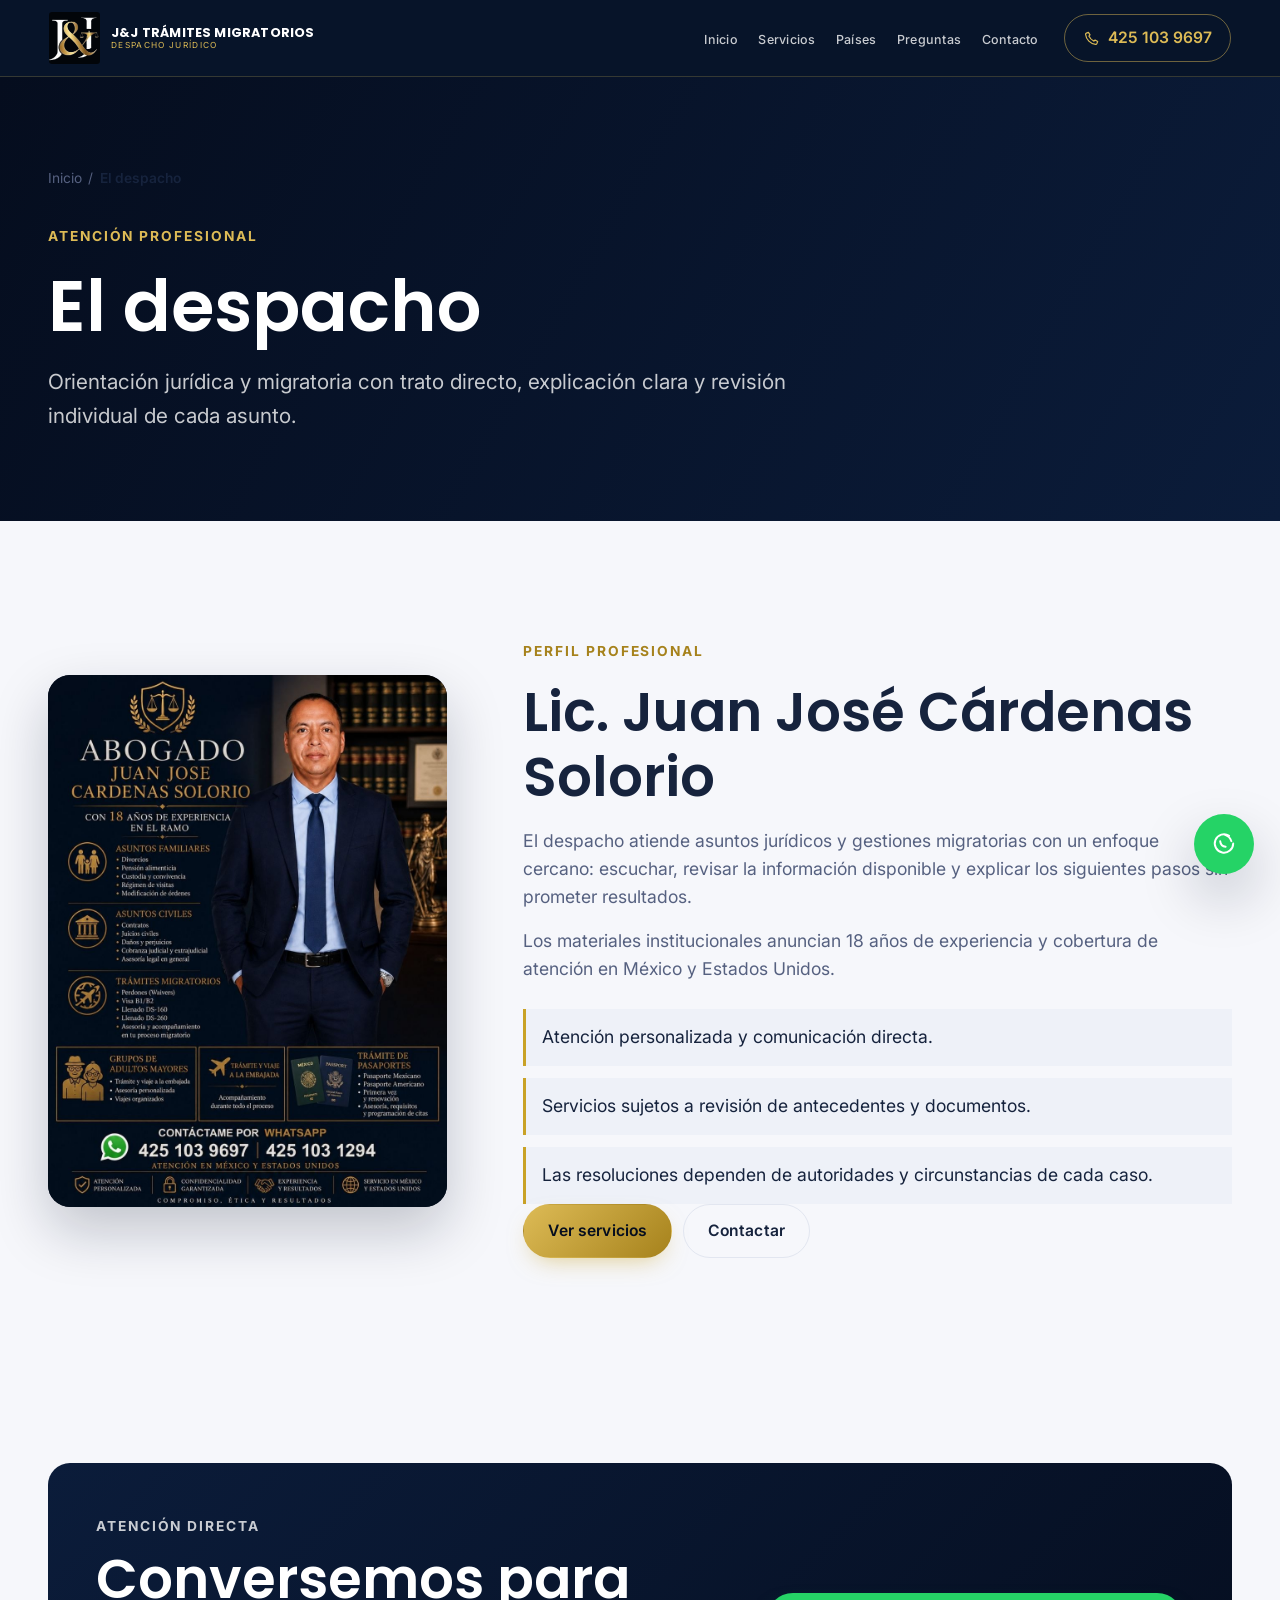
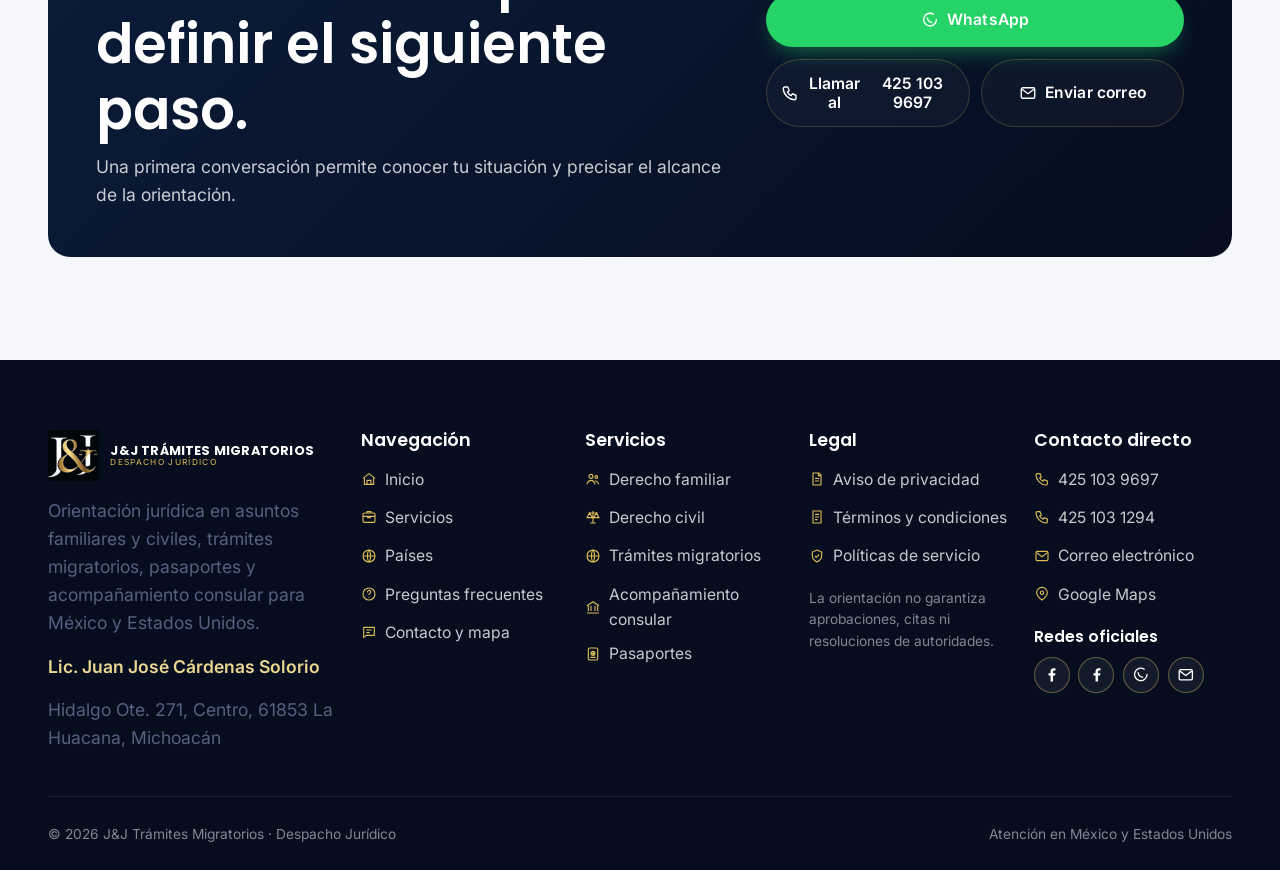
<file: pages/core/despacho.html>
<!doctype html>
<html lang="es-MX"><head>
  <meta charset="utf-8"><meta name="viewport" content="width=device-width,initial-scale=1">
  <title>Lic. Juan José Cárdenas Solorio | Despacho J&amp;J</title>
  <meta name="description" content="Conoce al Lic. Juan José Cárdenas Solorio y el enfoque de atención jurídica y migratoria del Despacho J&J en La Huacana, Michoacán.">
  <meta name="robots" content="noindex,follow"><meta name="author" content="Despacho Jurídico y Trámites Migratorios J&amp;J"><meta name="referrer" content="strict-origin-when-cross-origin"><meta name="theme-color" content="#07192c"><link rel="canonical" href="https://jjtramitesmigratorios.com/#despacho">
  <meta property="og:type" content="profile"><meta property="og:site_name" content="Despacho Jurídico J&amp;J"><meta property="og:locale" content="es_MX"><meta property="og:title" content="Lic. Juan José Cárdenas Solorio | Despacho J&amp;J"><meta property="og:description" content="Atención jurídica y migratoria con trato directo en La Huacana, Michoacán."><meta property="og:url" content="https://jjtramitesmigratorios.com/pages/core/despacho.html"><meta property="og:image" content="https://jjtramitesmigratorios.com/assets/img/brand-jj/abogado-servicios.png"><meta property="og:image:width" content="960"><meta property="og:image:height" content="1280"><meta property="og:image:alt" content="Lic. Juan José Cárdenas Solorio">
  <meta name="twitter:card" content="summary_large_image"><meta name="twitter:title" content="Lic. Juan José Cárdenas Solorio | J&amp;J"><meta name="twitter:description" content="Perfil y enfoque de atención del Despacho Jurídico J&amp;J."><meta name="twitter:image" content="https://jjtramitesmigratorios.com/assets/img/brand-jj/abogado-servicios.png">
  <link rel="icon" href="../../assets/icons/favicon.ico" sizes="any"><link rel="icon" href="../../assets/icons/favicon.svg" type="image/svg+xml"><link rel="apple-touch-icon" href="../../assets/icons/apple-touch-icon.png"><link rel="manifest" href="../../site.webmanifest"><link rel="preconnect" href="https://fonts.googleapis.com"><link rel="preconnect" href="https://fonts.gstatic.com" crossorigin><link rel="stylesheet" href="https://fonts.googleapis.com/css2?family=Poppins:wght@500;600;700&amp;family=Inter:wght@400;500;600&amp;display=swap"><link rel="stylesheet" href="../../assets/css/global/base.css"><link rel="stylesheet" href="../../assets/css/layout/site-shell.css"><link rel="stylesheet" href="../../assets/css/components/ui.css"><link rel="stylesheet" href="../../assets/css/components/catalog.css"><link rel="stylesheet" href="../../assets/css/pages/content.css"><link rel="stylesheet" href="../../assets/css/global/responsive.css">
  <script type="application/ld+json">{"@context":"https://schema.org","@type":"ProfilePage","url":"https://jjtramitesmigratorios.com/pages/core/despacho.html","mainEntity":{"@type":"Person","@id":"https://jjtramitesmigratorios.com/#professional","name":"Juan José Cárdenas Solorio","jobTitle":"Abogado","worksFor":{"@id":"https://jjtramitesmigratorios.com/#business"}},"inLanguage":"es-MX"}</script>
</head><body><a class="skip-link" href="#contenido">Saltar al contenido</a><header class="site-header" data-include="header"></header><main id="contenido">
  <section class="jj-page-hero"><div class="container"><nav class="breadcrumbs" aria-label="Migas de pan"><a href="../../index.html">Inicio</a><span aria-hidden="true">/</span><span aria-current="page">El despacho</span></nav><p class="eyebrow eyebrow--light">Atención profesional</p><h1>El despacho</h1><p>Orientación jurídica y migratoria con trato directo, explicación clara y revisión individual de cada asunto.</p></div></section>
  <section class="section"><div class="container jj-profile"><figure class="jj-profile__image"><img src="../../assets/img/brand-jj/abogado-servicios.png" alt="Lic. Juan José Cárdenas Solorio" width="960" height="1280" loading="lazy" decoding="async"></figure><div class="jj-profile__copy"><p class="eyebrow">Perfil profesional</p><h2>Lic. Juan José Cárdenas Solorio</h2><p>El despacho atiende asuntos jurídicos y gestiones migratorias con un enfoque cercano: escuchar, revisar la información disponible y explicar los siguientes pasos sin prometer resultados.</p><p>Los materiales institucionales anuncian 18 años de experiencia y cobertura de atención en México y Estados Unidos.</p><ul class="jj-meta-list"><li>Atención personalizada y comunicación directa.</li><li>Servicios sujetos a revisión de antecedentes y documentos.</li><li>Las resoluciones dependen de autoridades y circunstancias de cada caso.</li></ul><div class="btn-row"><a class="btn btn--gold" href="servicios.html">Ver servicios</a><a class="btn btn--outline-dark" href="contacto.html">Contactar</a></div></div></div></section>
  <section class="section" data-include="cta-contact"></section>
</main><footer class="site-footer" data-include="footer"></footer><div data-include="whatsapp-float"></div><script defer src="../../assets/js/config/institution.js"></script><script defer src="../../assets/js/content/services.js"></script><script defer src="../../assets/js/core/layout-loader.js"></script><script defer src="../../assets/js/modules/navigation.js"></script><script defer src="../../assets/js/modules/catalog.js"></script><script defer src="../../assets/js/core/app.js"></script></body></html>
</file>
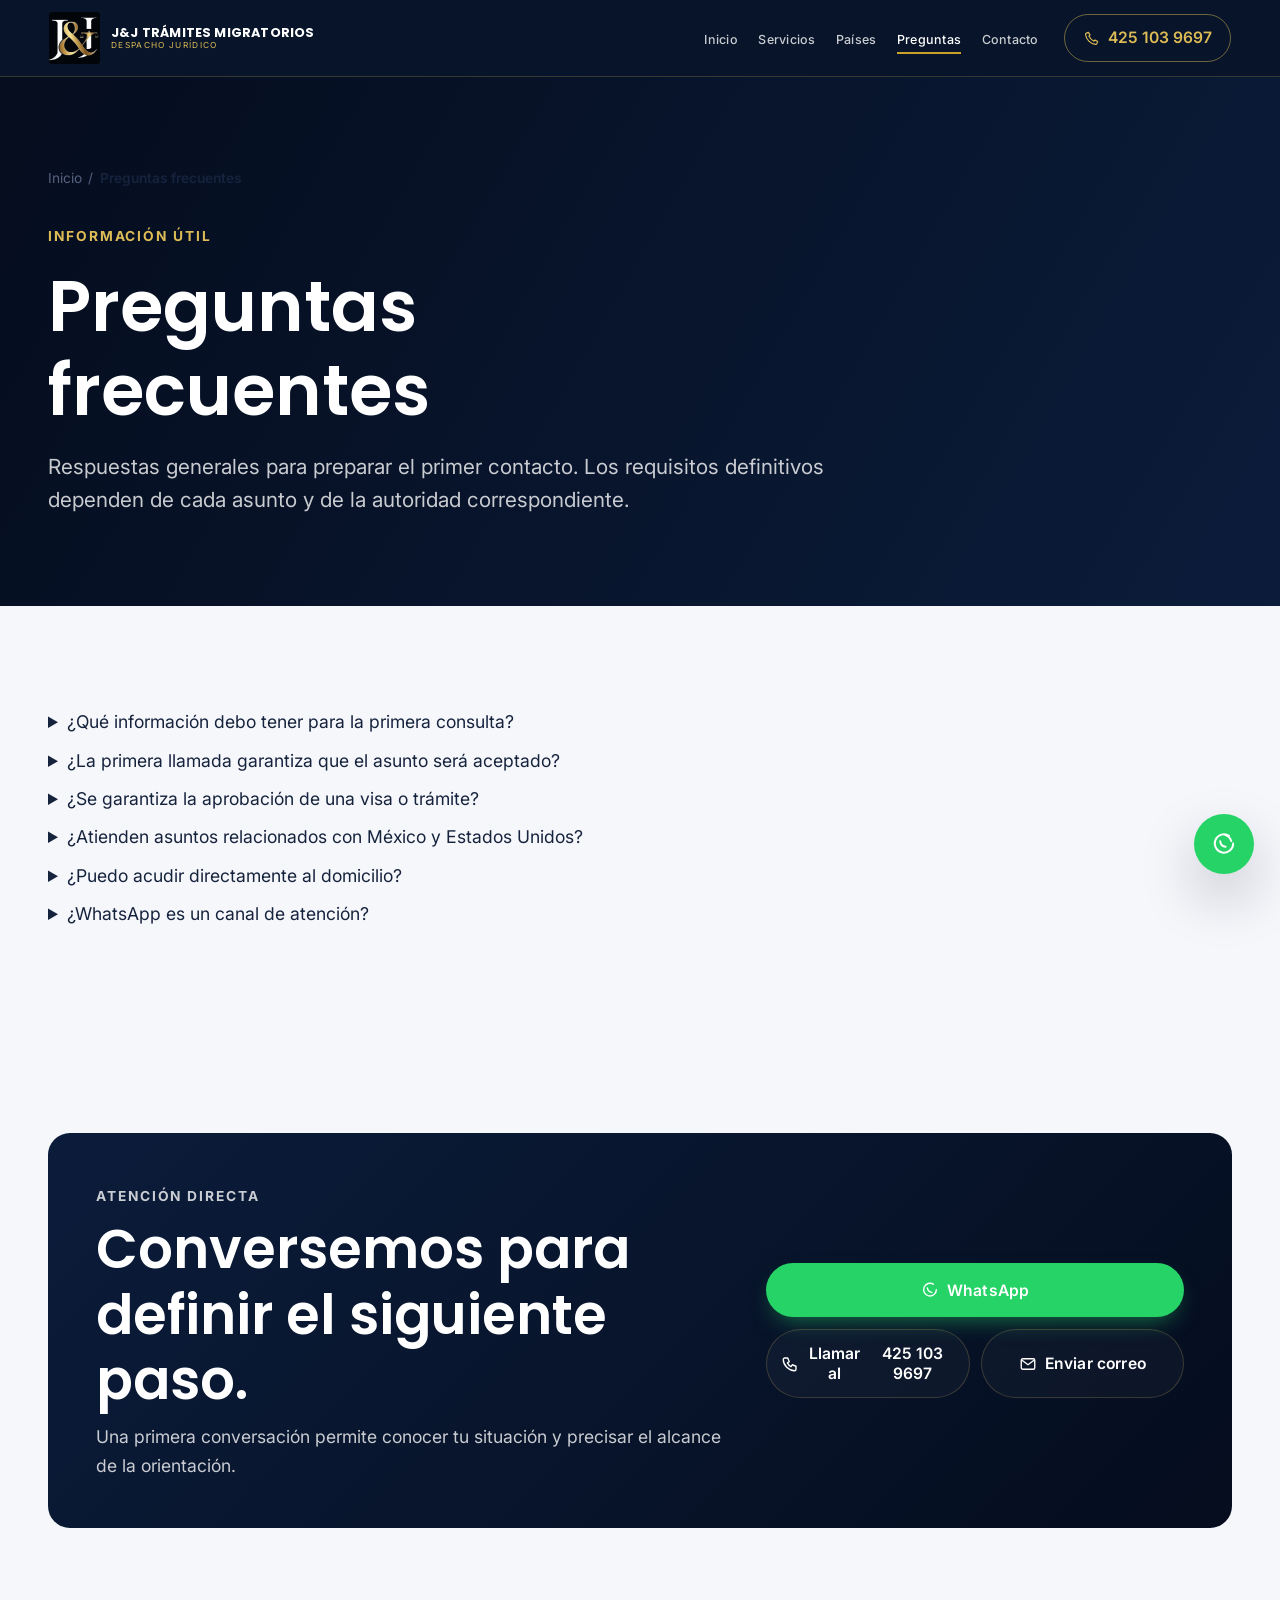
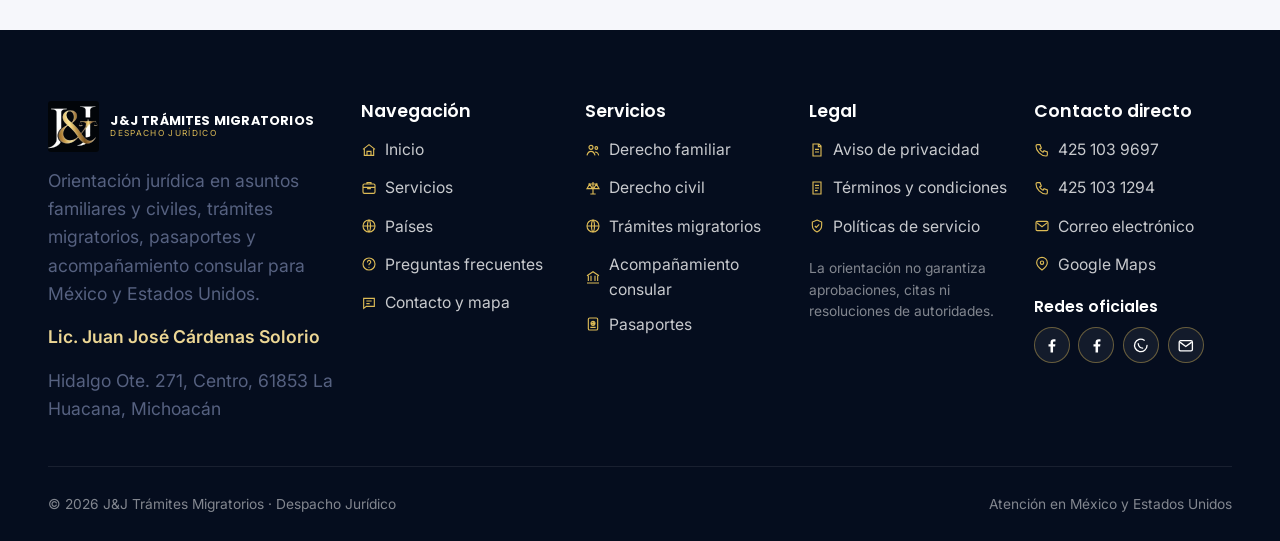
<file: pages/core/preguntas-frecuentes.html>
<!doctype html>
<html lang="es-MX"><head>
  <meta charset="utf-8"><meta name="viewport" content="width=device-width,initial-scale=1"><title>Preguntas sobre trámites jurídicos y migratorios | J&amp;J</title><meta name="description" content="Respuestas sobre consultas, documentos, visas, pasaportes, resultados y atención del Despacho J&J en México y Estados Unidos."><meta name="robots" content="index,follow,max-image-preview:large"><meta name="author" content="Despacho Jurídico y Trámites Migratorios J&amp;J"><meta name="referrer" content="strict-origin-when-cross-origin"><meta name="theme-color" content="#07192c"><link rel="canonical" href="https://jjtramitesmigratorios.com/pages/core/preguntas-frecuentes.html">
  <meta property="og:type" content="website"><meta property="og:site_name" content="Despacho Jurídico J&amp;J"><meta property="og:locale" content="es_MX"><meta property="og:title" content="Preguntas frecuentes | Despacho J&amp;J"><meta property="og:description" content="Información para preparar tu primera consulta jurídica o migratoria."><meta property="og:url" content="https://jjtramitesmigratorios.com/pages/core/preguntas-frecuentes.html"><meta property="og:image" content="https://jjtramitesmigratorios.com/assets/img/brand-jj/banner-jj.png"><meta name="twitter:card" content="summary_large_image"><meta name="twitter:title" content="Preguntas frecuentes | Despacho J&amp;J"><meta name="twitter:description" content="Consultas, documentos, trámites y alcance de atención."><meta name="twitter:image" content="https://jjtramitesmigratorios.com/assets/img/brand-jj/banner-jj.png">
  <link rel="icon" href="../../assets/icons/favicon.ico" sizes="any"><link rel="icon" href="../../assets/icons/favicon.svg" type="image/svg+xml"><link rel="apple-touch-icon" href="../../assets/icons/apple-touch-icon.png"><link rel="manifest" href="../../site.webmanifest"><link rel="preconnect" href="https://fonts.googleapis.com"><link rel="preconnect" href="https://fonts.gstatic.com" crossorigin><link rel="stylesheet" href="https://fonts.googleapis.com/css2?family=Poppins:wght@500;600;700&amp;family=Inter:wght@400;500;600&amp;display=swap"><link rel="stylesheet" href="../../assets/css/global/base.css"><link rel="stylesheet" href="../../assets/css/layout/site-shell.css"><link rel="stylesheet" href="../../assets/css/components/ui.css"><link rel="stylesheet" href="../../assets/css/components/catalog.css"><link rel="stylesheet" href="../../assets/css/pages/content.css"><link rel="stylesheet" href="../../assets/css/global/responsive.css">
  <script type="application/ld+json">{"@context":"https://schema.org","@type":"FAQPage","mainEntity":[{"@type":"Question","name":"¿Qué información debo tener para la primera consulta?","acceptedAnswer":{"@type":"Answer","text":"Una descripción breve del asunto, fechas relevantes y la relación de documentos disponibles. Evita enviar originales o datos sensibles antes de acordar el medio adecuado."}},{"@type":"Question","name":"¿La primera llamada garantiza que el asunto será aceptado?","acceptedAnswer":{"@type":"Answer","text":"No. El despacho debe revisar el caso, posibles conflictos, disponibilidad y alcance antes de confirmar cualquier servicio."}},{"@type":"Question","name":"¿Se garantiza la aprobación de una visa o trámite?","acceptedAnswer":{"@type":"Answer","text":"No. Las decisiones corresponden a autoridades competentes y dependen de antecedentes, requisitos y circunstancias individuales."}},{"@type":"Question","name":"¿Atienden asuntos relacionados con México y Estados Unidos?","acceptedAnswer":{"@type":"Answer","text":"Los materiales institucionales anuncian atención en ambos países. La cobertura concreta debe confirmarse según el trámite y la ubicación."}},{"@type":"Question","name":"¿Puedo acudir directamente al domicilio?","acceptedAnswer":{"@type":"Answer","text":"Consulta primero la ubicación compartida y confirma por teléfono el domicilio, horario y disponibilidad de atención."}},{"@type":"Question","name":"¿WhatsApp es un canal de atención?","acceptedAnswer":{"@type":"Answer","text":"Los dos números se anuncian como contacto por WhatsApp. No compartas información confidencial hasta verificar que conversas con el despacho."}}],"inLanguage":"es-MX"}</script>
</head><body><a class="skip-link" href="#contenido">Saltar al contenido</a><header class="site-header" data-include="header"></header><main id="contenido"><section class="jj-page-hero"><div class="container"><nav class="breadcrumbs" aria-label="Migas de pan"><a href="../../index.html">Inicio</a><span aria-hidden="true">/</span><span aria-current="page">Preguntas frecuentes</span></nav><p class="eyebrow eyebrow--light">Información útil</p><h1>Preguntas frecuentes</h1><p>Respuestas generales para preparar el primer contacto. Los requisitos definitivos dependen de cada asunto y de la autoridad correspondiente.</p></div></section><section class="section"><div class="container faq-list"><details><summary>¿Qué información debo tener para la primera consulta?</summary><p>Una descripción breve del asunto, fechas relevantes y la relación de documentos disponibles. Evita enviar originales o datos sensibles antes de acordar el medio adecuado.</p></details><details><summary>¿La primera llamada garantiza que el asunto será aceptado?</summary><p>No. El despacho debe revisar el caso, posibles conflictos, disponibilidad y alcance antes de confirmar cualquier servicio.</p></details><details><summary>¿Se garantiza la aprobación de una visa o trámite?</summary><p>No. Las decisiones corresponden a autoridades competentes y dependen de antecedentes, requisitos y circunstancias individuales.</p></details><details><summary>¿Atienden asuntos relacionados con México y Estados Unidos?</summary><p>Los materiales institucionales anuncian atención en ambos países. La cobertura concreta debe confirmarse según el trámite y la ubicación.</p></details><details><summary>¿Puedo acudir directamente al domicilio?</summary><p>Consulta primero la ubicación compartida y confirma por teléfono el domicilio, horario y disponibilidad de atención.</p></details><details><summary>¿WhatsApp es un canal de atención?</summary><p>Los dos números se anuncian como contacto por WhatsApp. No compartas información confidencial hasta verificar que conversas con el despacho.</p></details></div></section><section class="section" data-include="cta-contact"></section></main><footer class="site-footer" data-include="footer"></footer><div data-include="whatsapp-float"></div><script defer src="../../assets/js/config/institution.js"></script><script defer src="../../assets/js/content/services.js"></script><script defer src="../../assets/js/core/layout-loader.js"></script><script defer src="../../assets/js/modules/navigation.js"></script><script defer src="../../assets/js/modules/catalog.js"></script><script defer src="../../assets/js/core/app.js"></script></body></html>
</file>
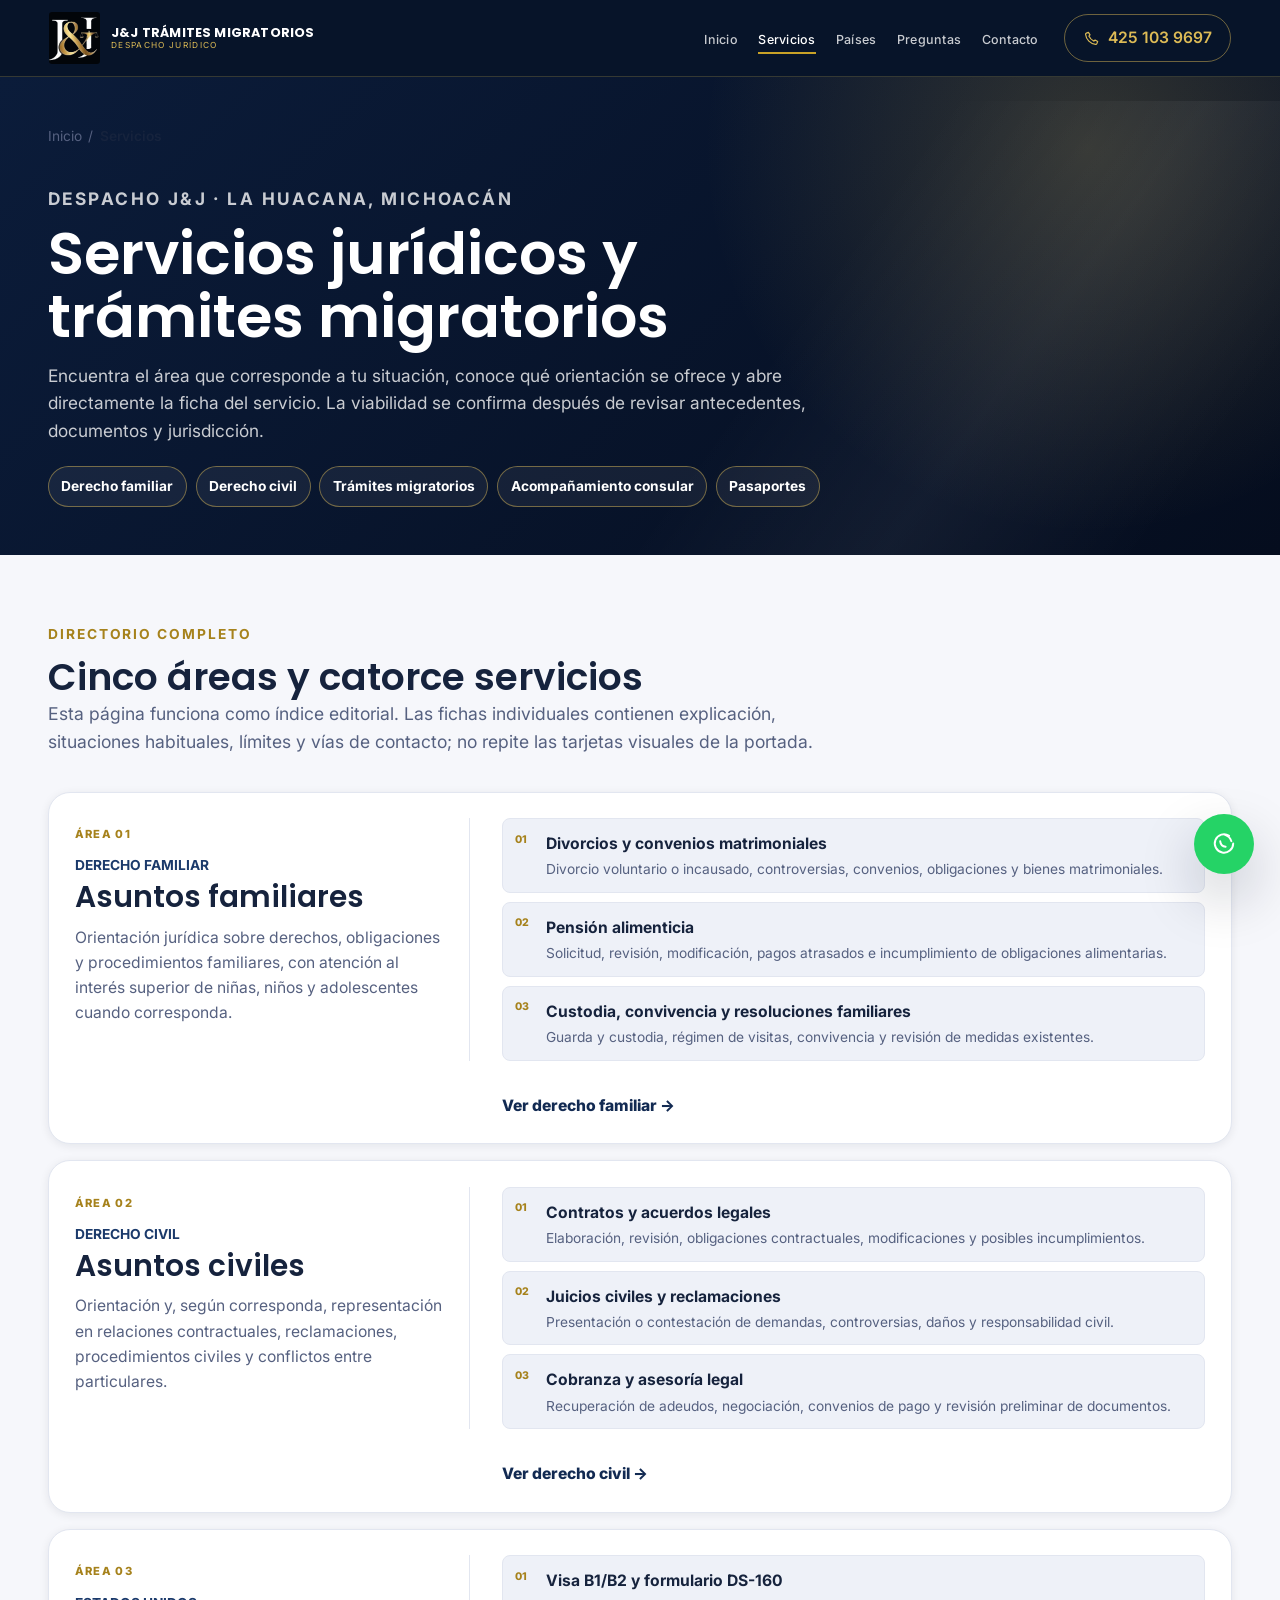
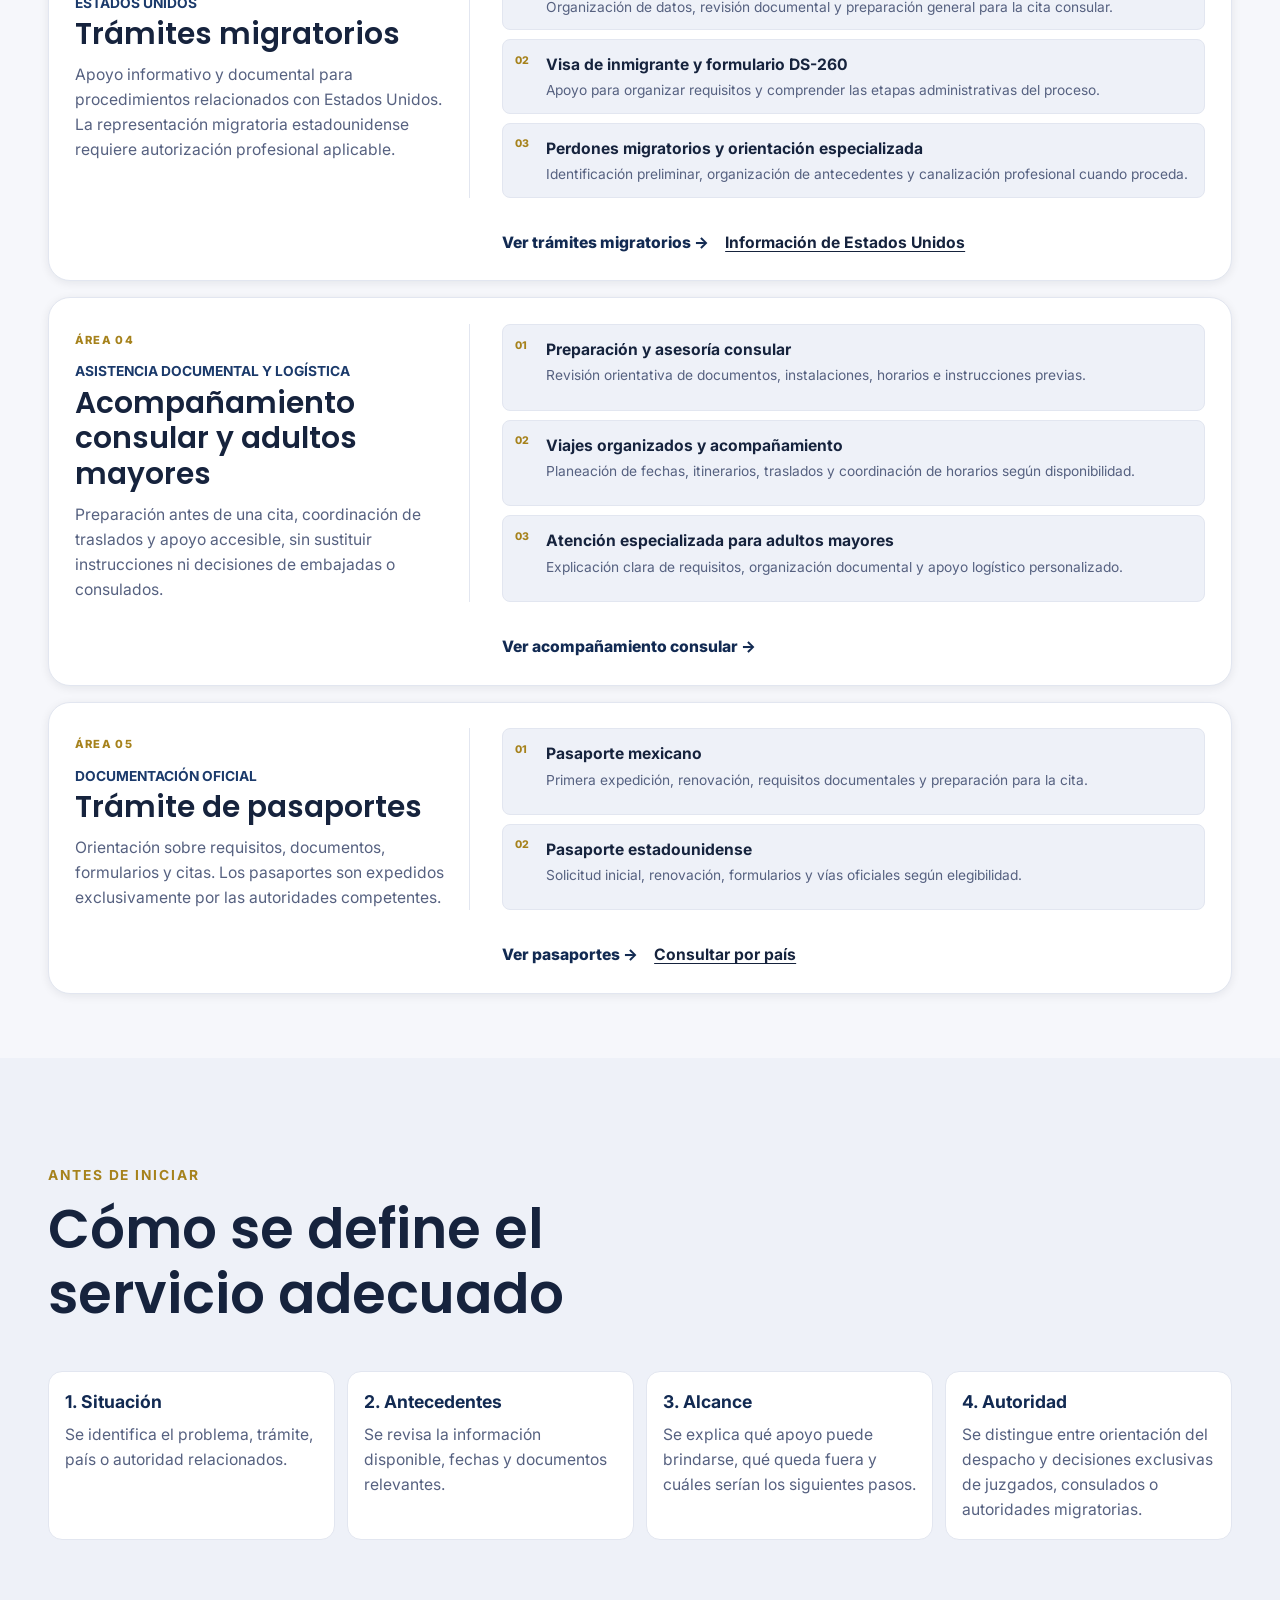
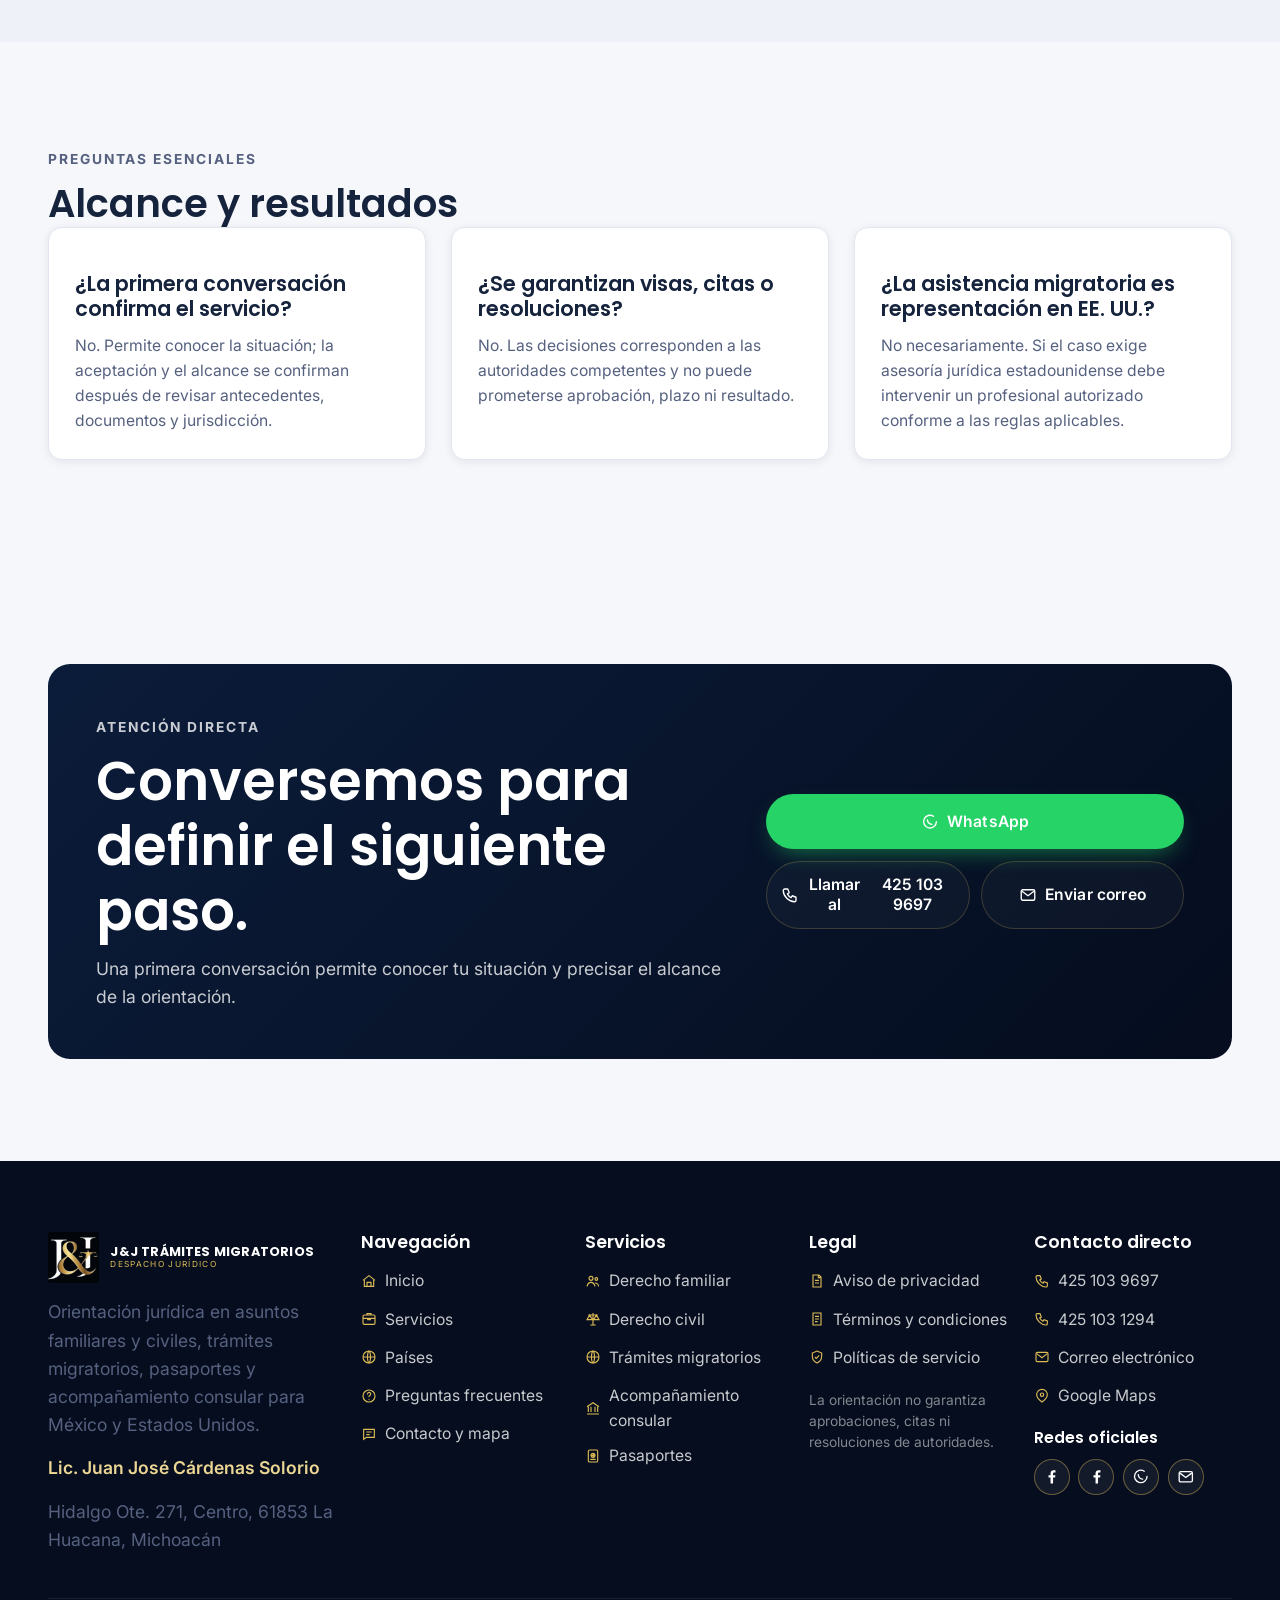
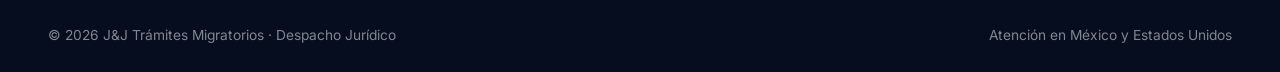
<file: pages/core/servicios.html>
<!doctype html>
<html lang="es-MX">
<head>
  <meta charset="utf-8">
  <meta name="viewport" content="width=device-width,initial-scale=1">
  <title>Servicios jurídicos y trámites migratorios en La Huacana | J&amp;J</title>
  <meta name="description" content="Consulta 14 servicios de derecho familiar y civil, visas B1/B2, DS-160, DS-260, perdones migratorios, acompañamiento consular y pasaportes en La Huacana.">
  <meta name="robots" content="index,follow,max-image-preview:large,max-snippet:-1,max-video-preview:-1">
  <meta name="author" content="Despacho Jurídico y Trámites Migratorios J&amp;J">
  <meta name="referrer" content="strict-origin-when-cross-origin">
  <meta name="theme-color" content="#07192c">
  <meta name="geo.region" content="MX-MIC"><meta name="geo.placename" content="La Huacana">
  <link rel="canonical" href="https://jjtramitesmigratorios.com/pages/core/servicios.html">
  <meta property="og:type" content="website"><meta property="og:site_name" content="Despacho Jurídico J&amp;J"><meta property="og:locale" content="es_MX">
  <meta property="og:title" content="Servicios jurídicos y migratorios en La Huacana | J&amp;J">
  <meta property="og:description" content="Cinco áreas de atención y catorce servicios explicados con alcance, situaciones habituales y acceso directo a cada página.">
  <meta property="og:url" content="https://jjtramitesmigratorios.com/pages/core/servicios.html">
  <meta property="og:image" content="https://jjtramitesmigratorios.com/assets/img/services/jj-services-sprite.png"><meta property="og:image:width" content="1459"><meta property="og:image:height" content="1078"><meta property="og:image:alt" content="Servicios jurídicos y migratorios del Despacho J&amp;J">
  <meta name="twitter:card" content="summary_large_image"><meta name="twitter:title" content="Servicios jurídicos y migratorios | J&amp;J"><meta name="twitter:description" content="Derecho familiar y civil, visas, acompañamiento consular y pasaportes."><meta name="twitter:image" content="https://jjtramitesmigratorios.com/assets/img/services/jj-services-sprite.png">
  <link rel="icon" href="../../assets/icons/favicon.ico" sizes="any"><link rel="icon" href="../../assets/icons/favicon.svg" type="image/svg+xml"><link rel="apple-touch-icon" href="../../assets/icons/apple-touch-icon.png"><link rel="manifest" href="../../site.webmanifest">
  <link rel="preconnect" href="https://fonts.googleapis.com"><link rel="preconnect" href="https://fonts.gstatic.com" crossorigin><link rel="stylesheet" href="https://fonts.googleapis.com/css2?family=Poppins:wght@500;600;700&amp;family=Inter:wght@400;500;600&amp;display=swap">
  <link rel="stylesheet" href="../../assets/css/global/base.css"><link rel="stylesheet" href="../../assets/css/layout/site-shell.css?v=20261025-8"><link rel="stylesheet" href="../../assets/css/components/ui.css?v=20261025-8"><link rel="stylesheet" href="../../assets/css/components/catalog.css"><link rel="stylesheet" href="../../assets/css/pages/content.css?v=20261025-8"><link rel="stylesheet" href="../../assets/css/pages/services.css?v=20261025-8"><link rel="stylesheet" href="../../assets/css/global/responsive.css?v=20261025-8">
  <script type="application/ld+json">{"@context":"https://schema.org","@graph":[{"@type":"CollectionPage","@id":"https://jjtramitesmigratorios.com/pages/core/servicios.html#page","url":"https://jjtramitesmigratorios.com/pages/core/servicios.html","name":"Servicios jurídicos y trámites migratorios en La Huacana","description":"Catálogo de servicios jurídicos, migratorios, consulares y de pasaportes del Despacho J&J.","inLanguage":"es-MX","breadcrumb":{"@id":"https://jjtramitesmigratorios.com/pages/core/servicios.html#breadcrumb"},"mainEntity":{"@id":"https://jjtramitesmigratorios.com/pages/core/servicios.html#list"}},{"@type":"BreadcrumbList","@id":"https://jjtramitesmigratorios.com/pages/core/servicios.html#breadcrumb","itemListElement":[{"@type":"ListItem","position":1,"name":"Inicio","item":"https://jjtramitesmigratorios.com/"},{"@type":"ListItem","position":2,"name":"Servicios"}]},{"@type":"ItemList","@id":"https://jjtramitesmigratorios.com/pages/core/servicios.html#list","numberOfItems":5,"itemListElement":[{"@type":"ListItem","position":1,"url":"https://jjtramitesmigratorios.com/pages/servicios/derecho-familiar.html","name":"Derecho familiar"},{"@type":"ListItem","position":2,"url":"https://jjtramitesmigratorios.com/pages/servicios/derecho-civil.html","name":"Derecho civil"},{"@type":"ListItem","position":3,"url":"https://jjtramitesmigratorios.com/pages/servicios/tramites-migratorios.html","name":"Trámites migratorios"},{"@type":"ListItem","position":4,"url":"https://jjtramitesmigratorios.com/pages/servicios/acompanamiento-embajadas.html","name":"Acompañamiento consular y adultos mayores"},{"@type":"ListItem","position":5,"url":"https://jjtramitesmigratorios.com/pages/servicios/pasaportes.html","name":"Pasaportes"}]},{"@type":"FAQPage","mainEntity":[{"@type":"Question","name":"¿La primera conversación garantiza que el asunto puede aceptarse?","acceptedAnswer":{"@type":"Answer","text":"No. Primero se revisan antecedentes, documentos, jurisdicción y alcance para confirmar si el despacho puede prestar el servicio."}},{"@type":"Question","name":"¿El despacho garantiza visas, citas, pasaportes o resoluciones judiciales?","acceptedAnswer":{"@type":"Answer","text":"No. Las decisiones corresponden a autoridades competentes y ningún resultado puede garantizarse."}},{"@type":"Question","name":"¿La orientación migratoria equivale a representación legal en Estados Unidos?","acceptedAnswer":{"@type":"Answer","text":"No necesariamente. Cuando un caso requiera asesoría jurídica estadounidense debe intervenir un profesional autorizado conforme a las reglas aplicables."}}]}]}</script>
</head>
<body>
  <a class="skip-link" href="#contenido">Saltar al contenido</a>
  <header class="site-header" data-include="header"></header>
  <main id="contenido">
    <section class="services-hero">
      <div class="container">
        <nav class="breadcrumbs" aria-label="Migas de pan"><a href="../../index.html">Inicio</a><span aria-hidden="true">/</span><span aria-current="page">Servicios</span></nav>
        <p class="eyebrow eyebrow--light">Despacho J&amp;J · La Huacana, Michoacán</p>
        <h1>Servicios jurídicos y trámites migratorios</h1>
        <p>Encuentra el área que corresponde a tu situación, conoce qué orientación se ofrece y abre directamente la ficha del servicio. La viabilidad se confirma después de revisar antecedentes, documentos y jurisdicción.</p>
        <nav class="service-directory-nav" aria-label="Índice de áreas de servicio">
          <a href="#familia">Derecho familiar</a><a href="#civil">Derecho civil</a><a href="#migracion">Trámites migratorios</a><a href="#consular">Acompañamiento consular</a><a href="#pasaportes">Pasaportes</a>
        </nav>
      </div>
    </section>

    <section class="service-directory-section" aria-labelledby="directorio-title">
      <div class="container">
        <header class="services-details__head"><p class="eyebrow">Directorio completo</p><h2 id="directorio-title">Cinco áreas y catorce servicios</h2><p>Esta página funciona como índice editorial. Las fichas individuales contienen explicación, situaciones habituales, límites y vías de contacto; no repite las tarjetas visuales de la portada.</p></header>
        <div class="service-directory">
          <article class="service-route" id="familia">
            <header><span>Área 01</span><p>Derecho familiar</p><h2>Asuntos familiares</h2><p>Orientación jurídica sobre derechos, obligaciones y procedimientos familiares, con atención al interés superior de niñas, niños y adolescentes cuando corresponda.</p></header>
            <ol>
              <li><a href="../servicios/derecho-familiar.html#divorcios-y-convenios-matrimoniales"><strong>Divorcios y convenios matrimoniales</strong><span>Divorcio voluntario o incausado, controversias, convenios, obligaciones y bienes matrimoniales.</span></a></li>
              <li><a href="../servicios/derecho-familiar.html#pension-alimenticia"><strong>Pensión alimenticia</strong><span>Solicitud, revisión, modificación, pagos atrasados e incumplimiento de obligaciones alimentarias.</span></a></li>
              <li><a href="../servicios/derecho-familiar.html#custodia-convivencia-y-resoluciones-familiares"><strong>Custodia, convivencia y resoluciones familiares</strong><span>Guarda y custodia, régimen de visitas, convivencia y revisión de medidas existentes.</span></a></li>
            </ol>
            <a class="service-route__cta" href="../servicios/derecho-familiar.html">Ver derecho familiar <span aria-hidden="true">→</span></a>
          </article>

          <article class="service-route" id="civil">
            <header><span>Área 02</span><p>Derecho civil</p><h2>Asuntos civiles</h2><p>Orientación y, según corresponda, representación en relaciones contractuales, reclamaciones, procedimientos civiles y conflictos entre particulares.</p></header>
            <ol>
              <li><a href="../servicios/derecho-civil.html#contratos-y-acuerdos-legales"><strong>Contratos y acuerdos legales</strong><span>Elaboración, revisión, obligaciones contractuales, modificaciones y posibles incumplimientos.</span></a></li>
              <li><a href="../servicios/derecho-civil.html#juicios-civiles-y-reclamaciones"><strong>Juicios civiles y reclamaciones</strong><span>Presentación o contestación de demandas, controversias, daños y responsabilidad civil.</span></a></li>
              <li><a href="../servicios/derecho-civil.html#cobranza-y-asesoria-legal"><strong>Cobranza y asesoría legal</strong><span>Recuperación de adeudos, negociación, convenios de pago y revisión preliminar de documentos.</span></a></li>
            </ol>
            <a class="service-route__cta" href="../servicios/derecho-civil.html">Ver derecho civil <span aria-hidden="true">→</span></a>
          </article>

          <article class="service-route" id="migracion">
            <header><span>Área 03</span><p>Estados Unidos</p><h2>Trámites migratorios</h2><p>Apoyo informativo y documental para procedimientos relacionados con Estados Unidos. La representación migratoria estadounidense requiere autorización profesional aplicable.</p></header>
            <ol>
              <li><a href="../servicios/tramites-migratorios.html#visas-b1-b2-y-formulario-ds-160"><strong>Visa B1/B2 y formulario DS-160</strong><span>Organización de datos, revisión documental y preparación general para la cita consular.</span></a></li>
              <li><a href="../servicios/tramites-migratorios.html#visas-de-inmigrante-y-formulario-ds-260"><strong>Visa de inmigrante y formulario DS-260</strong><span>Apoyo para organizar requisitos y comprender las etapas administrativas del proceso.</span></a></li>
              <li><a href="../servicios/tramites-migratorios.html#perdones-migratorios-y-orientacion-especializada"><strong>Perdones migratorios y orientación especializada</strong><span>Identificación preliminar, organización de antecedentes y canalización profesional cuando proceda.</span></a></li>
            </ol>
            <div class="service-route__links"><a class="service-route__cta" href="../servicios/tramites-migratorios.html">Ver trámites migratorios <span aria-hidden="true">→</span></a><a href="../paises/estados-unidos.html">Información de Estados Unidos</a></div>
          </article>

          <article class="service-route" id="consular">
            <header><span>Área 04</span><p>Asistencia documental y logística</p><h2>Acompañamiento consular y adultos mayores</h2><p>Preparación antes de una cita, coordinación de traslados y apoyo accesible, sin sustituir instrucciones ni decisiones de embajadas o consulados.</p></header>
            <ol>
              <li><a href="../servicios/acompanamiento-embajadas.html#preparacion-y-asesoria-consular"><strong>Preparación y asesoría consular</strong><span>Revisión orientativa de documentos, instalaciones, horarios e instrucciones previas.</span></a></li>
              <li><a href="../servicios/acompanamiento-embajadas.html#viajes-organizados-y-acompanamiento"><strong>Viajes organizados y acompañamiento</strong><span>Planeación de fechas, itinerarios, traslados y coordinación de horarios según disponibilidad.</span></a></li>
              <li><a href="../servicios/acompanamiento-embajadas.html#atencion-especializada-para-adultos-mayores"><strong>Atención especializada para adultos mayores</strong><span>Explicación clara de requisitos, organización documental y apoyo logístico personalizado.</span></a></li>
            </ol>
            <a class="service-route__cta" href="../servicios/acompanamiento-embajadas.html">Ver acompañamiento consular <span aria-hidden="true">→</span></a>
          </article>

          <article class="service-route" id="pasaportes">
            <header><span>Área 05</span><p>Documentación oficial</p><h2>Trámite de pasaportes</h2><p>Orientación sobre requisitos, documentos, formularios y citas. Los pasaportes son expedidos exclusivamente por las autoridades competentes.</p></header>
            <ol>
              <li><a href="../servicios/pasaportes.html#pasaporte-mexicano"><strong>Pasaporte mexicano</strong><span>Primera expedición, renovación, requisitos documentales y preparación para la cita.</span></a></li>
              <li><a href="../servicios/pasaportes.html#pasaporte-estadounidense"><strong>Pasaporte estadounidense</strong><span>Solicitud inicial, renovación, formularios y vías oficiales según elegibilidad.</span></a></li>
            </ol>
            <div class="service-route__links"><a class="service-route__cta" href="../servicios/pasaportes.html">Ver pasaportes <span aria-hidden="true">→</span></a><a href="../paises/index.html">Consultar por país</a></div>
          </article>
        </div>
      </div>
    </section>

    <section class="section section--soft" aria-labelledby="proceso-servicio-title"><div class="container"><div class="section-head"><p class="eyebrow">Antes de iniciar</p><h2 id="proceso-servicio-title">Cómo se define el servicio adecuado</h2></div><div class="service-decision-grid"><article><strong>1. Situación</strong><p>Se identifica el problema, trámite, país o autoridad relacionados.</p></article><article><strong>2. Antecedentes</strong><p>Se revisa la información disponible, fechas y documentos relevantes.</p></article><article><strong>3. Alcance</strong><p>Se explica qué apoyo puede brindarse, qué queda fuera y cuáles serían los siguientes pasos.</p></article><article><strong>4. Autoridad</strong><p>Se distingue entre orientación del despacho y decisiones exclusivas de juzgados, consulados o autoridades migratorias.</p></article></div></div></section>

    <section class="section" aria-labelledby="faq-servicios-title"><div class="container editorial-section"><p class="eyebrow">Preguntas esenciales</p><h2 id="faq-servicios-title">Alcance y resultados</h2><div class="info-grid"><section class="info-card"><h3>¿La primera conversación confirma el servicio?</h3><p>No. Permite conocer la situación; la aceptación y el alcance se confirman después de revisar antecedentes, documentos y jurisdicción.</p></section><section class="info-card"><h3>¿Se garantizan visas, citas o resoluciones?</h3><p>No. Las decisiones corresponden a las autoridades competentes y no puede prometerse aprobación, plazo ni resultado.</p></section><section class="info-card"><h3>¿La asistencia migratoria es representación en EE. UU.?</h3><p>No necesariamente. Si el caso exige asesoría jurídica estadounidense debe intervenir un profesional autorizado conforme a las reglas aplicables.</p></section></div></div></section>
    <section class="section" data-include="cta-contact"></section>
  </main>
  <footer class="site-footer" data-include="footer"></footer><div data-include="whatsapp-float"></div>
  <script defer src="../../assets/js/config/institution.js"></script><script defer src="../../assets/js/content/services.js?v=20261025-8"></script><script defer src="../../assets/js/core/layout-loader.js?v=20261025-8"></script><script defer src="../../assets/js/modules/navigation.js"></script><script defer src="../../assets/js/modules/catalog.js?v=20261025-8"></script><script defer src="../../assets/js/core/app.js"></script>
</body>
</html>
</file>
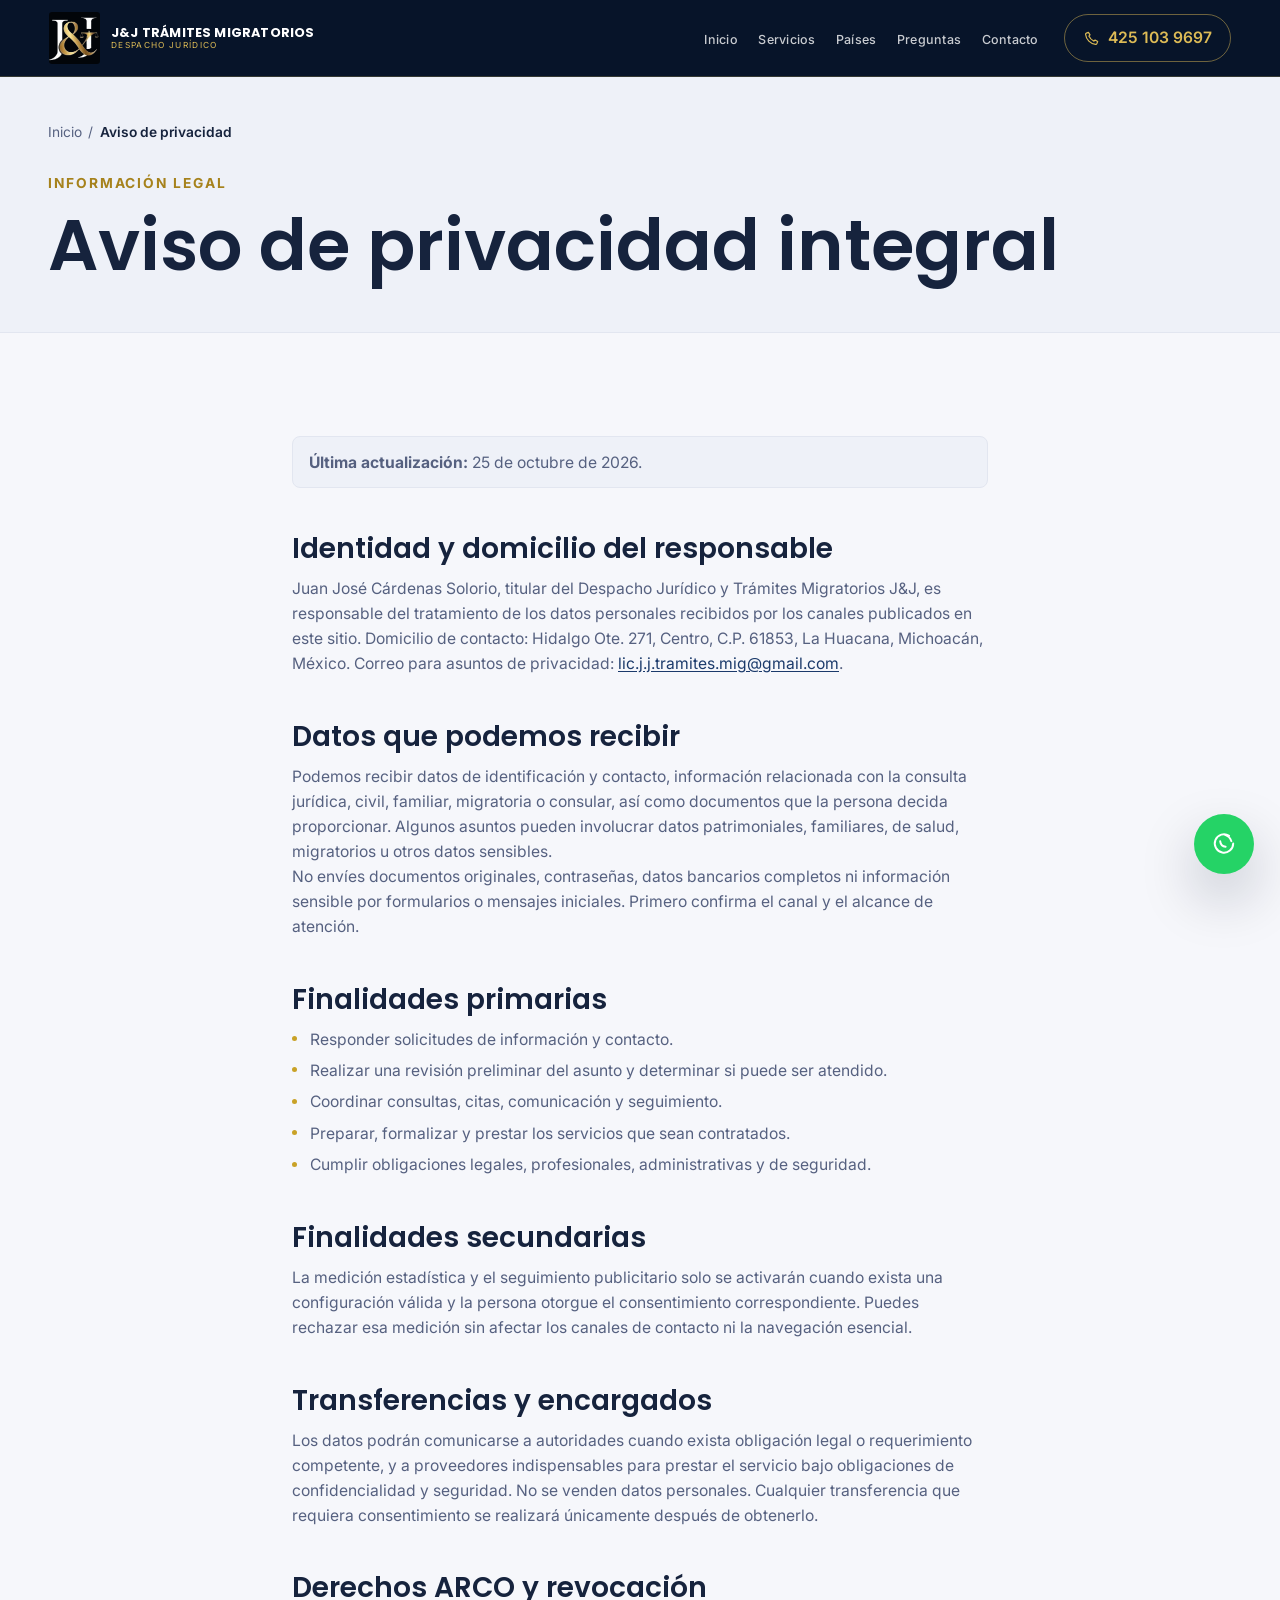
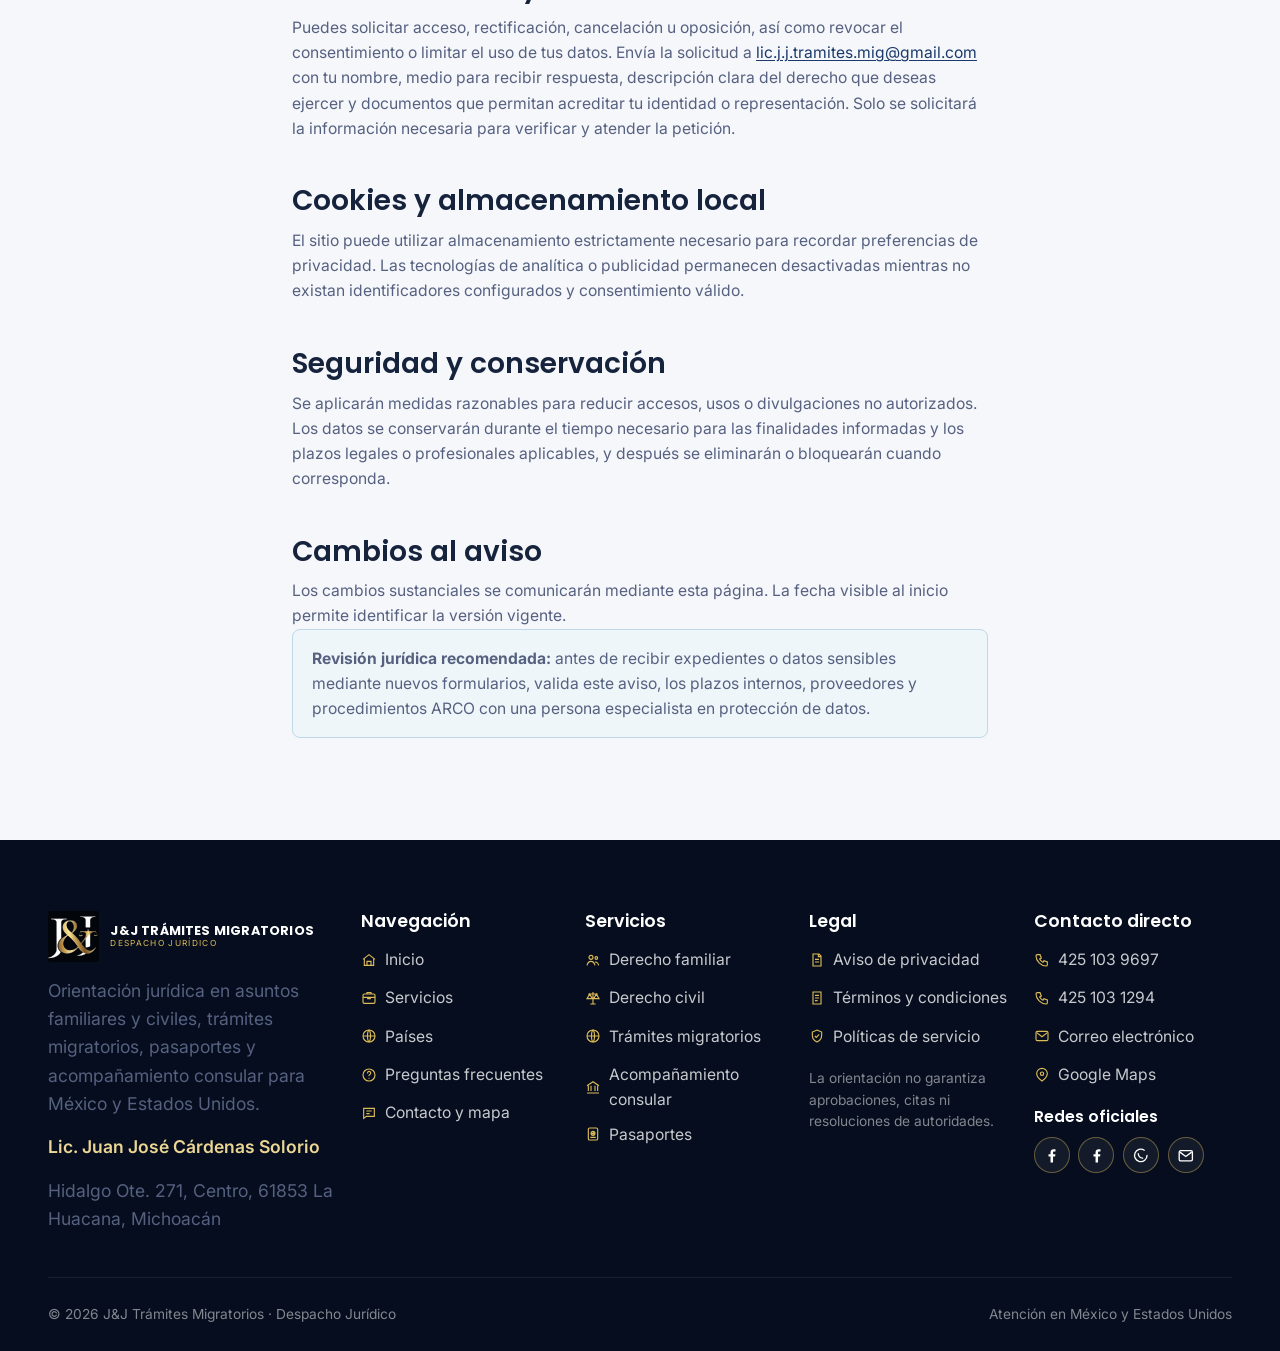
<file: pages/legal/aviso-privacidad.html>
<!doctype html>
<html lang="es-MX">
<head>
  <meta charset="utf-8">
  <meta name="viewport" content="width=device-width,initial-scale=1">
  <title>Aviso de privacidad | Despacho Jurídico J&amp;J</title>
  <meta name="description" content="Consulta cómo el Despacho Jurídico y Trámites Migratorios J&J trata los datos personales recibidos por sus canales de contacto.">
  <meta name="robots" content="index,follow,max-image-preview:large">
  <meta name="author" content="Despacho Jurídico y Trámites Migratorios J&J">
  <meta name="referrer" content="strict-origin-when-cross-origin">
  <meta name="theme-color" content="#071429">
  <link rel="canonical" href="https://jjtramitesmigratorios.com/pages/legal/aviso-privacidad.html">
  <meta property="og:type" content="website"><meta property="og:site_name" content="Despacho Jurídico J&amp;J"><meta property="og:locale" content="es_MX"><meta property="og:title" content="Aviso de privacidad | Despacho Jurídico J&amp;J"><meta property="og:description" content="Información sobre el tratamiento de datos personales y el ejercicio de derechos ARCO."><meta property="og:url" content="https://jjtramitesmigratorios.com/pages/legal/aviso-privacidad.html"><meta property="og:image" content="https://jjtramitesmigratorios.com/assets/img/brand-jj/banner-jj.png"><meta property="og:image:width" content="1280"><meta property="og:image:height" content="548"><meta property="og:image:alt" content="Identidad del Despacho Jurídico y Trámites Migratorios J&J">
  <meta name="twitter:card" content="summary_large_image"><meta name="twitter:title" content="Aviso de privacidad | Despacho Jurídico J&amp;J"><meta name="twitter:description" content="Información sobre el tratamiento de datos personales y derechos ARCO."><meta name="twitter:image" content="https://jjtramitesmigratorios.com/assets/img/brand-jj/banner-jj.png"><meta name="twitter:image:alt" content="Identidad del Despacho Jurídico J&J">
  <link rel="icon" href="../../assets/icons/favicon.ico" sizes="any"><link rel="icon" href="../../assets/icons/favicon.svg" type="image/svg+xml"><link rel="apple-touch-icon" href="../../assets/icons/apple-touch-icon.png"><link rel="manifest" href="../../site.webmanifest">
  <link rel="preconnect" href="https://fonts.googleapis.com"><link rel="preconnect" href="https://fonts.gstatic.com" crossorigin><link rel="stylesheet" href="https://fonts.googleapis.com/css2?family=Poppins:wght@500;600;700&family=Inter:wght@400;500;600&display=swap">
  <link rel="stylesheet" href="../../assets/css/global/base.css"><link rel="stylesheet" href="../../assets/css/layout/site-shell.css"><link rel="stylesheet" href="../../assets/css/components/ui.css"><link rel="stylesheet" href="../../assets/css/components/catalog.css"><link rel="stylesheet" href="../../assets/css/pages/content.css"><link rel="stylesheet" href="../../assets/css/global/responsive.css">
  <script type="application/ld+json">{"@context":"https://schema.org","@type":"WebPage","name":"Aviso de privacidad","url":"https://jjtramitesmigratorios.com/pages/legal/aviso-privacidad.html","isPartOf":{"@type":"WebSite","url":"https://jjtramitesmigratorios.com/","name":"Despacho Jurídico y Trámites Migratorios J&J"},"dateModified":"2026-10-24","inLanguage":"es-MX"}</script>
</head>
<body>
  <a class="skip-link" href="#contenido">Saltar al contenido</a><header class="site-header" data-include="header"></header>
  <main id="contenido">
    <section class="legal-hero"><div class="container"><nav class="breadcrumbs" aria-label="Migas de pan"><a href="../../index.html">Inicio</a><span aria-hidden="true">/</span><span aria-current="page">Aviso de privacidad</span></nav><p class="eyebrow">Información legal</p><h1>Aviso de privacidad integral</h1></div></section>
    <section class="section"><article class="container legal-content">
      <p class="legal-meta"><strong>Última actualización:</strong> 25 de octubre de 2026.</p>
      <h2>Identidad y domicilio del responsable</h2>
      <p>Juan José Cárdenas Solorio, titular del Despacho Jurídico y Trámites Migratorios J&amp;J, es responsable del tratamiento de los datos personales recibidos por los canales publicados en este sitio. Domicilio de contacto: Hidalgo Ote. 271, Centro, C.P. 61853, La Huacana, Michoacán, México. Correo para asuntos de privacidad: <a href="mailto:lic.j.j.tramites.mig@gmail.com">lic.j.j.tramites.mig@gmail.com</a>.</p>
      <h2>Datos que podemos recibir</h2>
      <p>Podemos recibir datos de identificación y contacto, información relacionada con la consulta jurídica, civil, familiar, migratoria o consular, así como documentos que la persona decida proporcionar. Algunos asuntos pueden involucrar datos patrimoniales, familiares, de salud, migratorios u otros datos sensibles.</p>
      <p>No envíes documentos originales, contraseñas, datos bancarios completos ni información sensible por formularios o mensajes iniciales. Primero confirma el canal y el alcance de atención.</p>
      <h2>Finalidades primarias</h2>
      <ul><li>Responder solicitudes de información y contacto.</li><li>Realizar una revisión preliminar del asunto y determinar si puede ser atendido.</li><li>Coordinar consultas, citas, comunicación y seguimiento.</li><li>Preparar, formalizar y prestar los servicios que sean contratados.</li><li>Cumplir obligaciones legales, profesionales, administrativas y de seguridad.</li></ul>
      <h2>Finalidades secundarias</h2>
      <p>La medición estadística y el seguimiento publicitario solo se activarán cuando exista una configuración válida y la persona otorgue el consentimiento correspondiente. Puedes rechazar esa medición sin afectar los canales de contacto ni la navegación esencial.</p>
      <h2>Transferencias y encargados</h2>
      <p>Los datos podrán comunicarse a autoridades cuando exista obligación legal o requerimiento competente, y a proveedores indispensables para prestar el servicio bajo obligaciones de confidencialidad y seguridad. No se venden datos personales. Cualquier transferencia que requiera consentimiento se realizará únicamente después de obtenerlo.</p>
      <h2>Derechos ARCO y revocación</h2>
      <p>Puedes solicitar acceso, rectificación, cancelación u oposición, así como revocar el consentimiento o limitar el uso de tus datos. Envía la solicitud a <a href="mailto:lic.j.j.tramites.mig@gmail.com">lic.j.j.tramites.mig@gmail.com</a> con tu nombre, medio para recibir respuesta, descripción clara del derecho que deseas ejercer y documentos que permitan acreditar tu identidad o representación. Solo se solicitará la información necesaria para verificar y atender la petición.</p>
      <h2>Cookies y almacenamiento local</h2>
      <p>El sitio puede utilizar almacenamiento estrictamente necesario para recordar preferencias de privacidad. Las tecnologías de analítica o publicidad permanecen desactivadas mientras no existan identificadores configurados y consentimiento válido.</p>
      <h2>Seguridad y conservación</h2>
      <p>Se aplicarán medidas razonables para reducir accesos, usos o divulgaciones no autorizados. Los datos se conservarán durante el tiempo necesario para las finalidades informadas y los plazos legales o profesionales aplicables, y después se eliminarán o bloquearán cuando corresponda.</p>
      <h2>Cambios al aviso</h2>
      <p>Los cambios sustanciales se comunicarán mediante esta página. La fecha visible al inicio permite identificar la versión vigente.</p>
      <p class="jj-notice"><strong>Revisión jurídica recomendada:</strong> antes de recibir expedientes o datos sensibles mediante nuevos formularios, valida este aviso, los plazos internos, proveedores y procedimientos ARCO con una persona especialista en protección de datos.</p>
    </article></section>
  </main>
  <footer class="site-footer" data-include="footer"></footer><div data-include="whatsapp-float"></div>
  <script defer src="../../assets/js/config/institution.js"></script><script defer src="../../assets/js/content/services.js"></script><script defer src="../../assets/js/core/layout-loader.js"></script><script defer src="../../assets/js/modules/navigation.js"></script><script defer src="../../assets/js/modules/catalog.js"></script><script defer src="../../assets/js/core/app.js"></script>
</body></html>
</file>
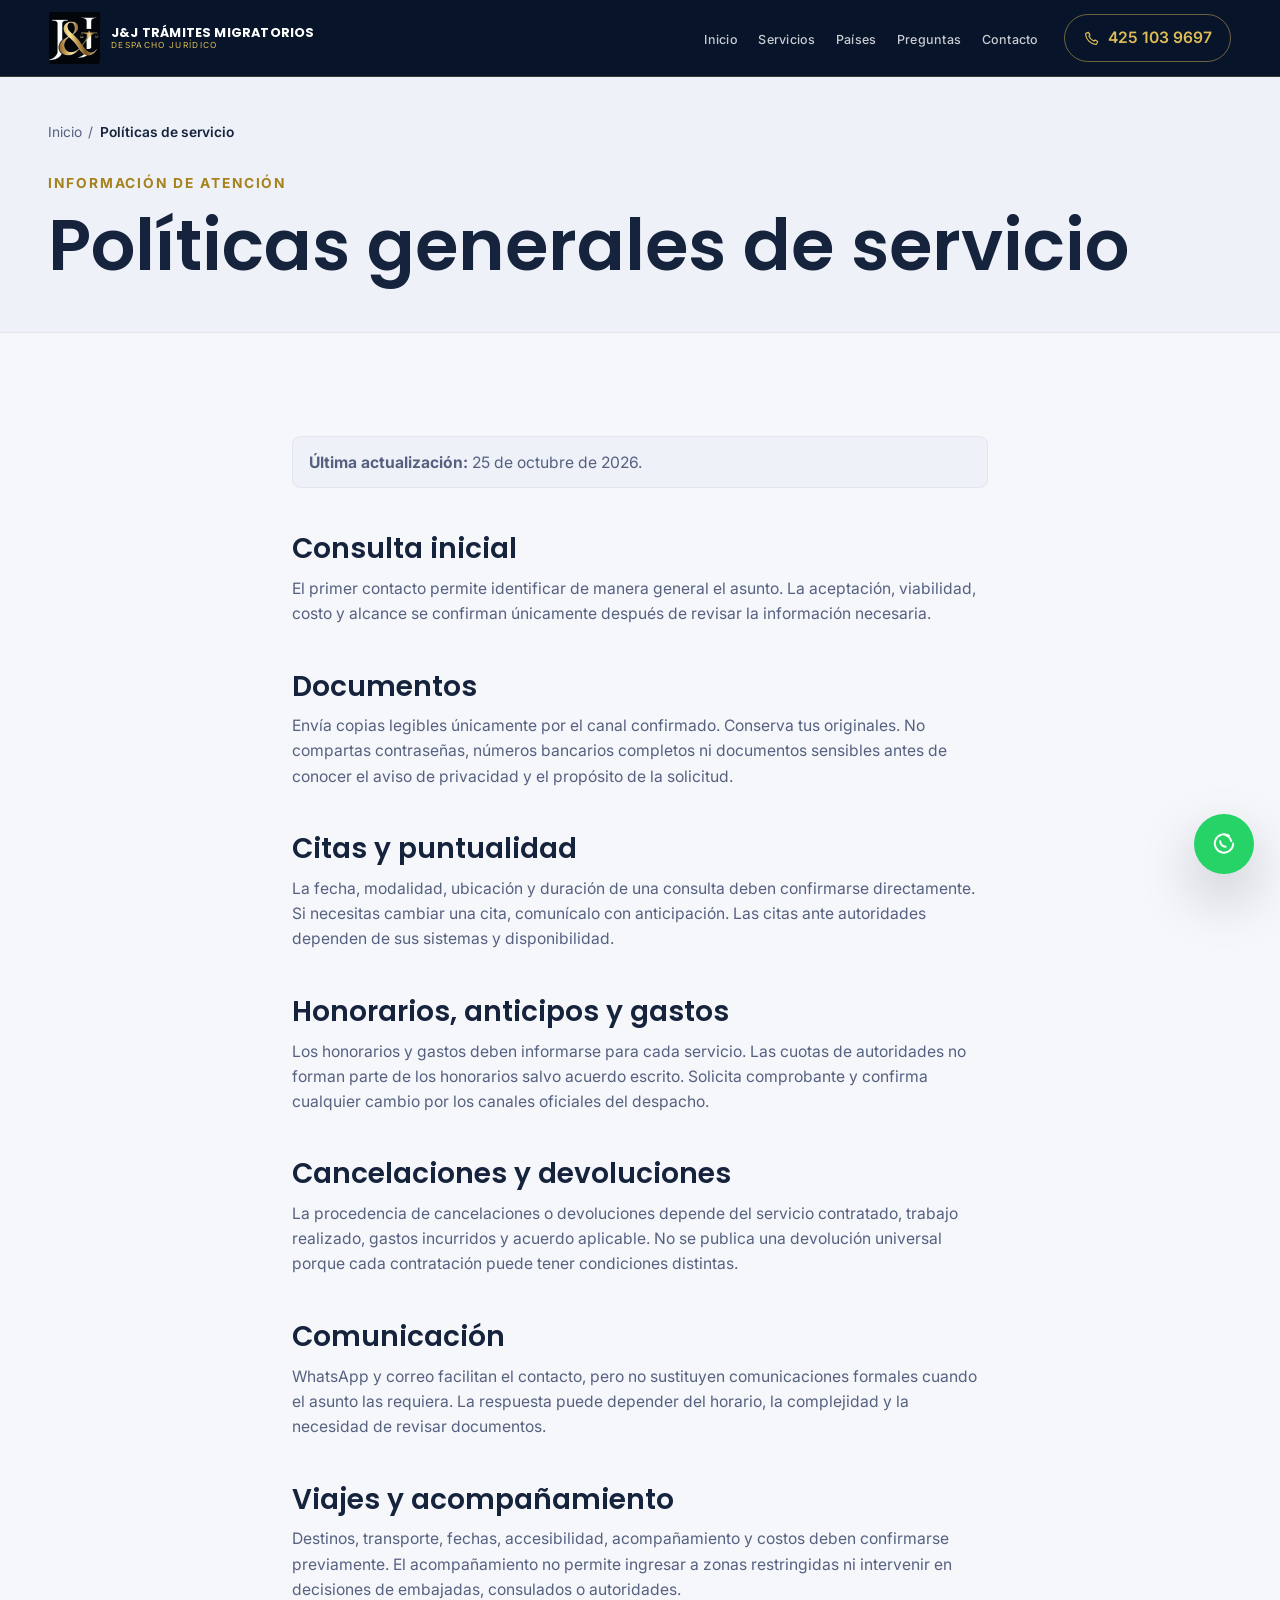
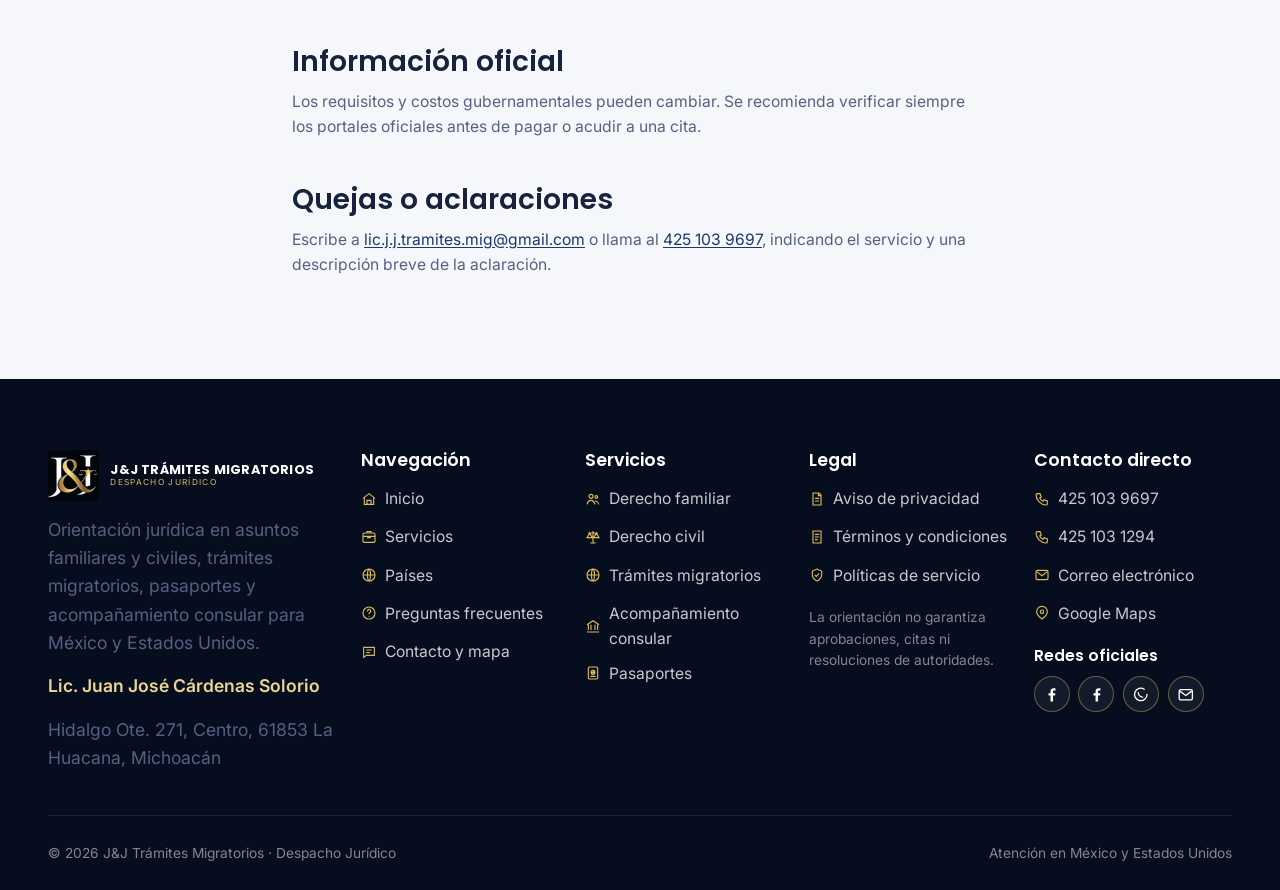
<file: pages/legal/politicas-servicio.html>
<!doctype html>
<html lang="es-MX"><head>
  <meta charset="utf-8"><meta name="viewport" content="width=device-width,initial-scale=1"><title>Políticas de servicio | Despacho Jurídico J&amp;J</title><meta name="description" content="Políticas generales de consultas, documentos, citas, comunicación, pagos y acompañamiento del Despacho Jurídico J&J."><meta name="robots" content="index,follow,max-image-preview:large"><meta name="author" content="Despacho Jurídico y Trámites Migratorios J&J"><meta name="referrer" content="strict-origin-when-cross-origin"><meta name="theme-color" content="#071429"><link rel="canonical" href="https://jjtramitesmigratorios.com/pages/legal/politicas-servicio.html">
  <meta property="og:type" content="website"><meta property="og:site_name" content="Despacho Jurídico J&amp;J"><meta property="og:locale" content="es_MX"><meta property="og:title" content="Políticas de servicio | Despacho Jurídico J&amp;J"><meta property="og:description" content="Políticas generales para consultas, documentación, comunicación y acompañamiento."><meta property="og:url" content="https://jjtramitesmigratorios.com/pages/legal/politicas-servicio.html"><meta property="og:image" content="https://jjtramitesmigratorios.com/assets/img/brand-jj/banner-jj.png"><meta property="og:image:width" content="1280"><meta property="og:image:height" content="548"><meta property="og:image:alt" content="Identidad del Despacho Jurídico J&J"><meta name="twitter:card" content="summary_large_image"><meta name="twitter:title" content="Políticas de servicio | Despacho Jurídico J&amp;J"><meta name="twitter:description" content="Políticas generales para consultas y servicios."><meta name="twitter:image" content="https://jjtramitesmigratorios.com/assets/img/brand-jj/banner-jj.png">
  <link rel="icon" href="../../assets/icons/favicon.ico" sizes="any"><link rel="icon" href="../../assets/icons/favicon.svg" type="image/svg+xml"><link rel="apple-touch-icon" href="../../assets/icons/apple-touch-icon.png"><link rel="manifest" href="../../site.webmanifest"><link rel="preconnect" href="https://fonts.googleapis.com"><link rel="preconnect" href="https://fonts.gstatic.com" crossorigin><link rel="stylesheet" href="https://fonts.googleapis.com/css2?family=Poppins:wght@500;600;700&family=Inter:wght@400;500;600&display=swap"><link rel="stylesheet" href="../../assets/css/global/base.css"><link rel="stylesheet" href="../../assets/css/layout/site-shell.css"><link rel="stylesheet" href="../../assets/css/components/ui.css"><link rel="stylesheet" href="../../assets/css/components/catalog.css"><link rel="stylesheet" href="../../assets/css/pages/content.css"><link rel="stylesheet" href="../../assets/css/global/responsive.css"><script type="application/ld+json">{"@context":"https://schema.org","@type":"WebPage","name":"Políticas de servicio","url":"https://jjtramitesmigratorios.com/pages/legal/politicas-servicio.html","dateModified":"2026-10-24","inLanguage":"es-MX"}</script>
</head><body>
  <a class="skip-link" href="#contenido">Saltar al contenido</a><header class="site-header" data-include="header"></header><main id="contenido"><section class="legal-hero"><div class="container"><nav class="breadcrumbs" aria-label="Migas de pan"><a href="../../index.html">Inicio</a><span aria-hidden="true">/</span><span aria-current="page">Políticas de servicio</span></nav><p class="eyebrow">Información de atención</p><h1>Políticas generales de servicio</h1></div></section>
    <section class="section"><article class="container legal-content"><p class="legal-meta"><strong>Última actualización:</strong> 25 de octubre de 2026.</p>
      <h2>Consulta inicial</h2><p>El primer contacto permite identificar de manera general el asunto. La aceptación, viabilidad, costo y alcance se confirman únicamente después de revisar la información necesaria.</p>
      <h2>Documentos</h2><p>Envía copias legibles únicamente por el canal confirmado. Conserva tus originales. No compartas contraseñas, números bancarios completos ni documentos sensibles antes de conocer el aviso de privacidad y el propósito de la solicitud.</p>
      <h2>Citas y puntualidad</h2><p>La fecha, modalidad, ubicación y duración de una consulta deben confirmarse directamente. Si necesitas cambiar una cita, comunícalo con anticipación. Las citas ante autoridades dependen de sus sistemas y disponibilidad.</p>
      <h2>Honorarios, anticipos y gastos</h2><p>Los honorarios y gastos deben informarse para cada servicio. Las cuotas de autoridades no forman parte de los honorarios salvo acuerdo escrito. Solicita comprobante y confirma cualquier cambio por los canales oficiales del despacho.</p>
      <h2>Cancelaciones y devoluciones</h2><p>La procedencia de cancelaciones o devoluciones depende del servicio contratado, trabajo realizado, gastos incurridos y acuerdo aplicable. No se publica una devolución universal porque cada contratación puede tener condiciones distintas.</p>
      <h2>Comunicación</h2><p>WhatsApp y correo facilitan el contacto, pero no sustituyen comunicaciones formales cuando el asunto las requiera. La respuesta puede depender del horario, la complejidad y la necesidad de revisar documentos.</p>
      <h2>Viajes y acompañamiento</h2><p>Destinos, transporte, fechas, accesibilidad, acompañamiento y costos deben confirmarse previamente. El acompañamiento no permite ingresar a zonas restringidas ni intervenir en decisiones de embajadas, consulados o autoridades.</p>
      <h2>Información oficial</h2><p>Los requisitos y costos gubernamentales pueden cambiar. Se recomienda verificar siempre los portales oficiales antes de pagar o acudir a una cita.</p>
      <h2>Quejas o aclaraciones</h2><p>Escribe a <a href="mailto:lic.j.j.tramites.mig@gmail.com">lic.j.j.tramites.mig@gmail.com</a> o llama al <a href="tel:+524251039697">425 103 9697</a>, indicando el servicio y una descripción breve de la aclaración.</p>
    </article></section>
  </main><footer class="site-footer" data-include="footer"></footer><div data-include="whatsapp-float"></div><script defer src="../../assets/js/config/institution.js"></script><script defer src="../../assets/js/content/services.js"></script><script defer src="../../assets/js/core/layout-loader.js"></script><script defer src="../../assets/js/modules/navigation.js"></script><script defer src="../../assets/js/modules/catalog.js"></script><script defer src="../../assets/js/core/app.js"></script>
</body></html>
</file>
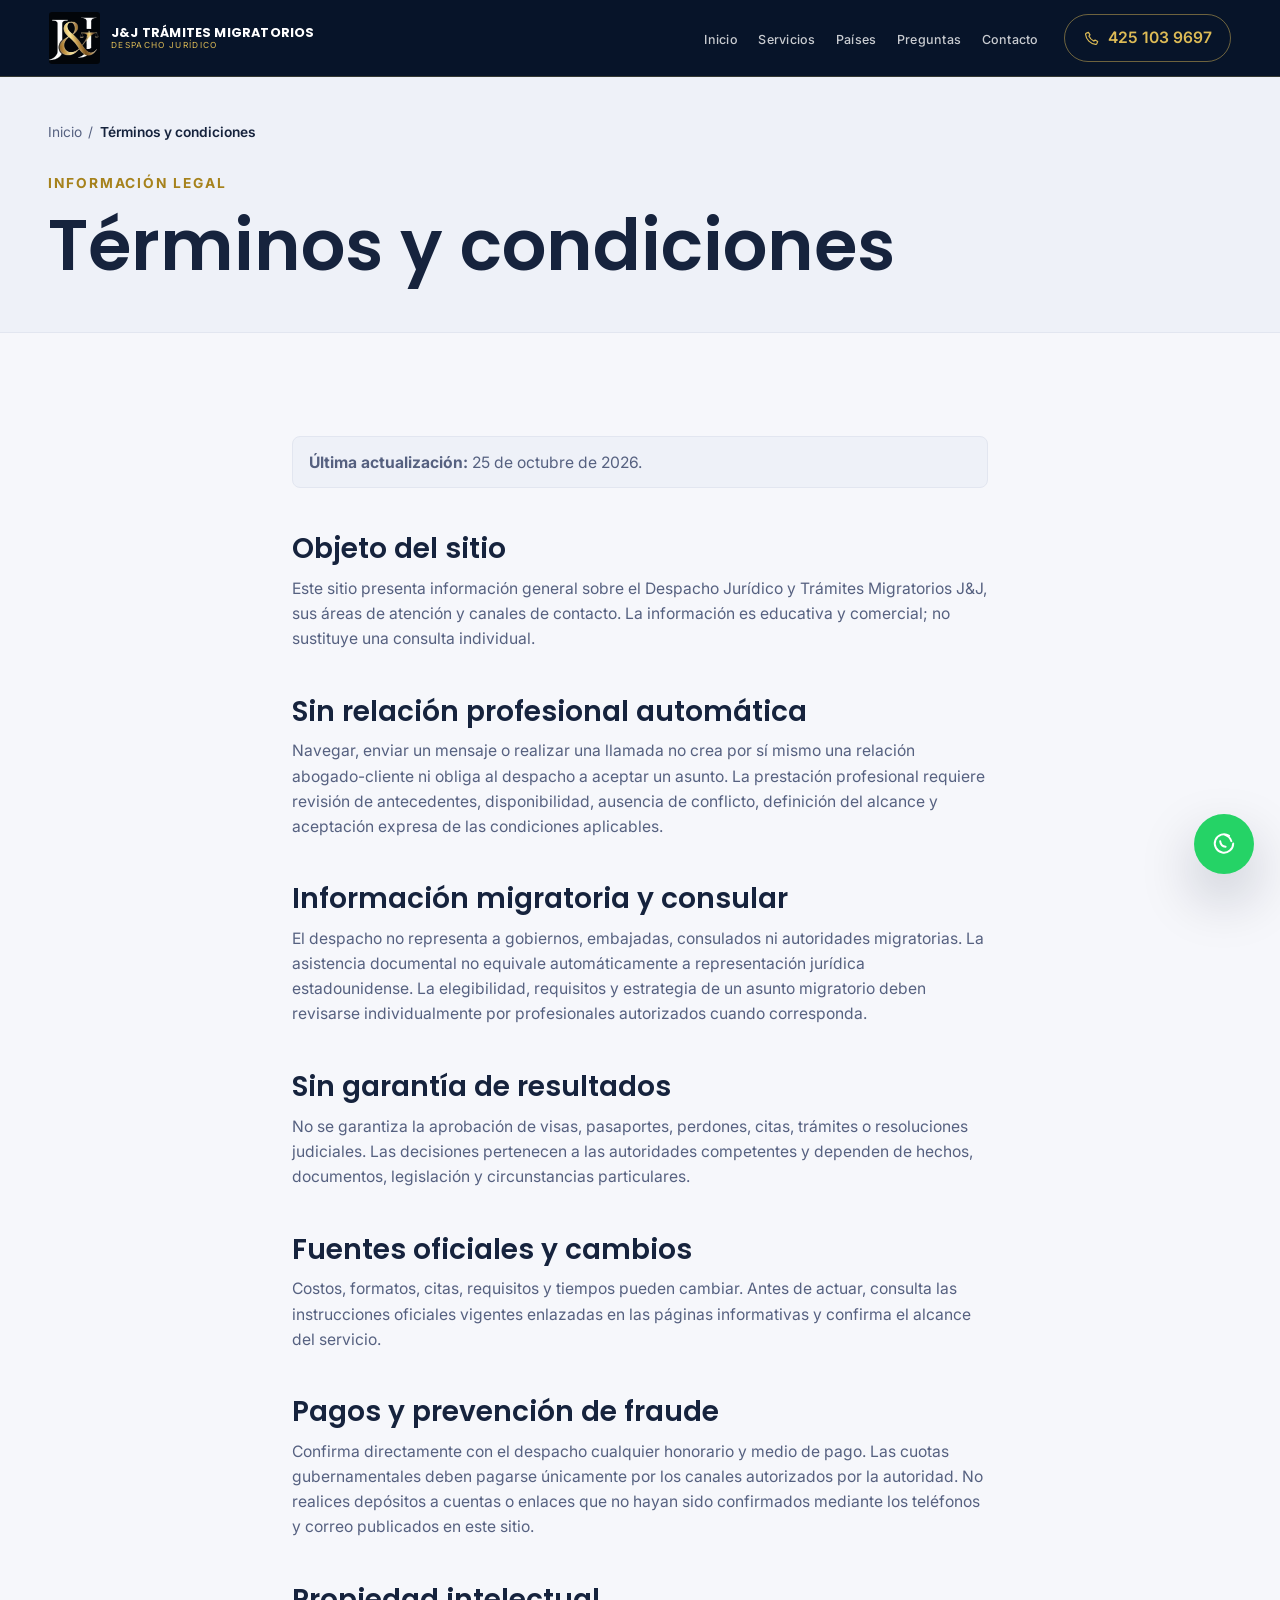
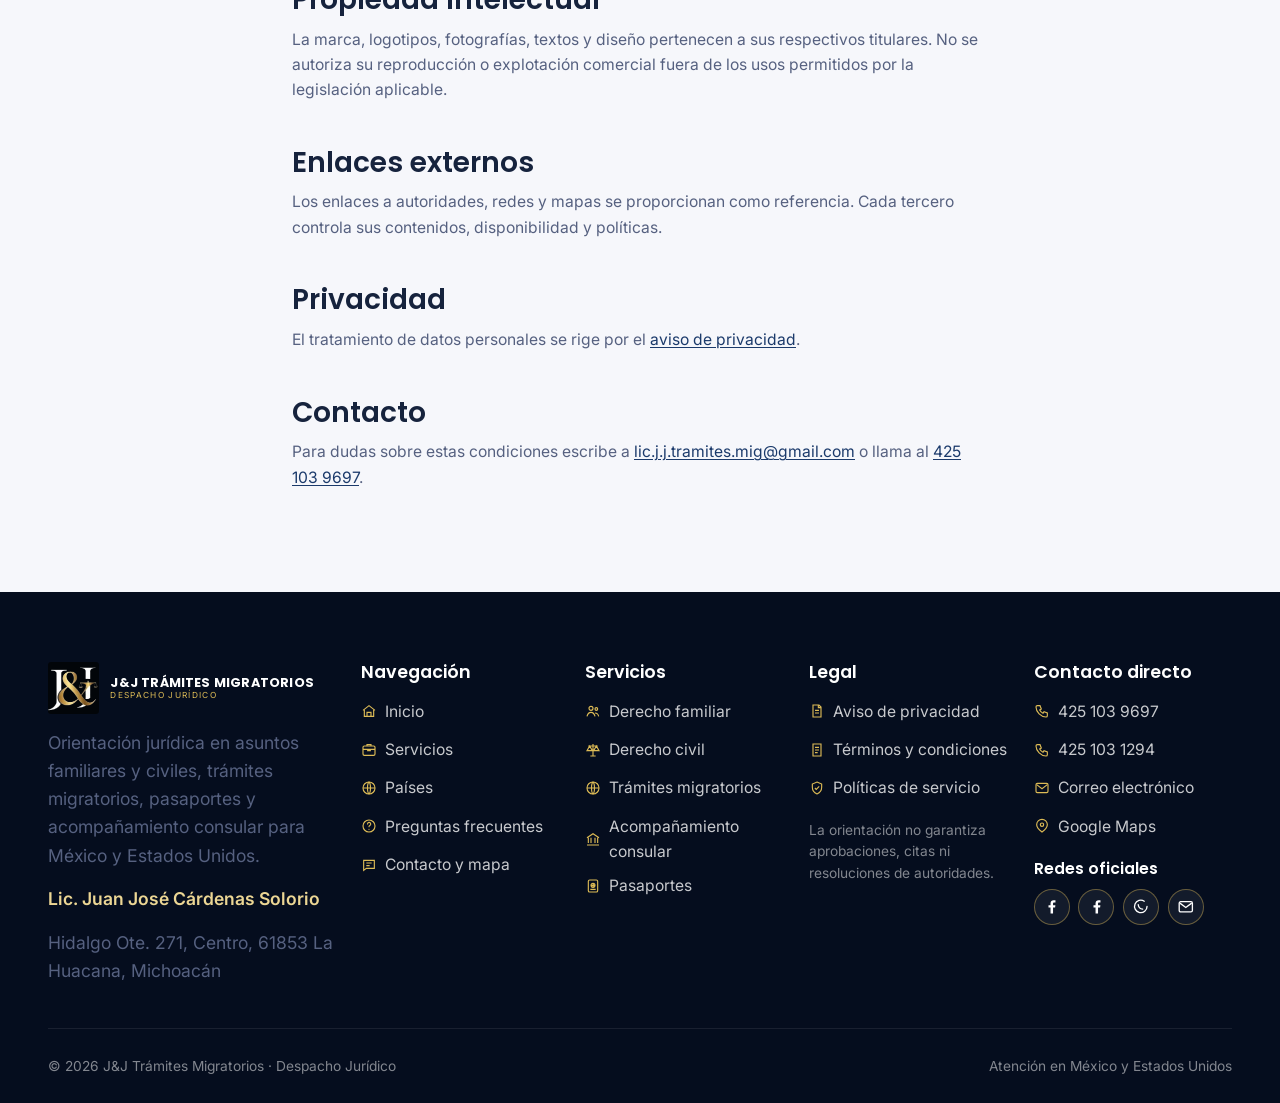
<file: pages/legal/terminos-condiciones.html>
<!doctype html>
<html lang="es-MX"><head>
  <meta charset="utf-8"><meta name="viewport" content="width=device-width,initial-scale=1">
  <title>Términos y condiciones | Despacho Jurídico J&amp;J</title>
  <meta name="description" content="Términos de uso del sitio y condiciones generales de información, contacto y contratación del Despacho Jurídico J&J.">
  <meta name="robots" content="index,follow,max-image-preview:large"><meta name="author" content="Despacho Jurídico y Trámites Migratorios J&J"><meta name="referrer" content="strict-origin-when-cross-origin"><meta name="theme-color" content="#071429">
  <link rel="canonical" href="https://jjtramitesmigratorios.com/pages/legal/terminos-condiciones.html">
  <meta property="og:type" content="website"><meta property="og:site_name" content="Despacho Jurídico J&amp;J"><meta property="og:locale" content="es_MX"><meta property="og:title" content="Términos y condiciones | Despacho Jurídico J&amp;J"><meta property="og:description" content="Condiciones generales de uso, información y contacto del sitio."><meta property="og:url" content="https://jjtramitesmigratorios.com/pages/legal/terminos-condiciones.html"><meta property="og:image" content="https://jjtramitesmigratorios.com/assets/img/brand-jj/banner-jj.png"><meta property="og:image:width" content="1280"><meta property="og:image:height" content="548"><meta property="og:image:alt" content="Identidad del Despacho Jurídico J&J">
  <meta name="twitter:card" content="summary_large_image"><meta name="twitter:title" content="Términos y condiciones | Despacho Jurídico J&J"><meta name="twitter:description" content="Condiciones generales de uso, información y contacto."><meta name="twitter:image" content="https://jjtramitesmigratorios.com/assets/img/brand-jj/banner-jj.png">
  <link rel="icon" href="../../assets/icons/favicon.ico" sizes="any"><link rel="icon" href="../../assets/icons/favicon.svg" type="image/svg+xml"><link rel="apple-touch-icon" href="../../assets/icons/apple-touch-icon.png"><link rel="manifest" href="../../site.webmanifest"><link rel="preconnect" href="https://fonts.googleapis.com"><link rel="preconnect" href="https://fonts.gstatic.com" crossorigin><link rel="stylesheet" href="https://fonts.googleapis.com/css2?family=Poppins:wght@500;600;700&family=Inter:wght@400;500;600&display=swap"><link rel="stylesheet" href="../../assets/css/global/base.css"><link rel="stylesheet" href="../../assets/css/layout/site-shell.css"><link rel="stylesheet" href="../../assets/css/components/ui.css"><link rel="stylesheet" href="../../assets/css/components/catalog.css"><link rel="stylesheet" href="../../assets/css/pages/content.css"><link rel="stylesheet" href="../../assets/css/global/responsive.css">
  <script type="application/ld+json">{"@context":"https://schema.org","@type":"WebPage","name":"Términos y condiciones","url":"https://jjtramitesmigratorios.com/pages/legal/terminos-condiciones.html","dateModified":"2026-10-24","inLanguage":"es-MX"}</script>
</head><body>
  <a class="skip-link" href="#contenido">Saltar al contenido</a><header class="site-header" data-include="header"></header><main id="contenido">
    <section class="legal-hero"><div class="container"><nav class="breadcrumbs" aria-label="Migas de pan"><a href="../../index.html">Inicio</a><span aria-hidden="true">/</span><span aria-current="page">Términos y condiciones</span></nav><p class="eyebrow">Información legal</p><h1>Términos y condiciones</h1></div></section>
    <section class="section"><article class="container legal-content"><p class="legal-meta"><strong>Última actualización:</strong> 25 de octubre de 2026.</p>
      <h2>Objeto del sitio</h2><p>Este sitio presenta información general sobre el Despacho Jurídico y Trámites Migratorios J&amp;J, sus áreas de atención y canales de contacto. La información es educativa y comercial; no sustituye una consulta individual.</p>
      <h2>Sin relación profesional automática</h2><p>Navegar, enviar un mensaje o realizar una llamada no crea por sí mismo una relación abogado-cliente ni obliga al despacho a aceptar un asunto. La prestación profesional requiere revisión de antecedentes, disponibilidad, ausencia de conflicto, definición del alcance y aceptación expresa de las condiciones aplicables.</p>
      <h2>Información migratoria y consular</h2><p>El despacho no representa a gobiernos, embajadas, consulados ni autoridades migratorias. La asistencia documental no equivale automáticamente a representación jurídica estadounidense. La elegibilidad, requisitos y estrategia de un asunto migratorio deben revisarse individualmente por profesionales autorizados cuando corresponda.</p>
      <h2>Sin garantía de resultados</h2><p>No se garantiza la aprobación de visas, pasaportes, perdones, citas, trámites o resoluciones judiciales. Las decisiones pertenecen a las autoridades competentes y dependen de hechos, documentos, legislación y circunstancias particulares.</p>
      <h2>Fuentes oficiales y cambios</h2><p>Costos, formatos, citas, requisitos y tiempos pueden cambiar. Antes de actuar, consulta las instrucciones oficiales vigentes enlazadas en las páginas informativas y confirma el alcance del servicio.</p>
      <h2>Pagos y prevención de fraude</h2><p>Confirma directamente con el despacho cualquier honorario y medio de pago. Las cuotas gubernamentales deben pagarse únicamente por los canales autorizados por la autoridad. No realices depósitos a cuentas o enlaces que no hayan sido confirmados mediante los teléfonos y correo publicados en este sitio.</p>
      <h2>Propiedad intelectual</h2><p>La marca, logotipos, fotografías, textos y diseño pertenecen a sus respectivos titulares. No se autoriza su reproducción o explotación comercial fuera de los usos permitidos por la legislación aplicable.</p>
      <h2>Enlaces externos</h2><p>Los enlaces a autoridades, redes y mapas se proporcionan como referencia. Cada tercero controla sus contenidos, disponibilidad y políticas.</p>
      <h2>Privacidad</h2><p>El tratamiento de datos personales se rige por el <a href="aviso-privacidad.html">aviso de privacidad</a>.</p>
      <h2>Contacto</h2><p>Para dudas sobre estas condiciones escribe a <a href="mailto:lic.j.j.tramites.mig@gmail.com">lic.j.j.tramites.mig@gmail.com</a> o llama al <a href="tel:+524251039697">425 103 9697</a>.</p>
    </article></section>
  </main><footer class="site-footer" data-include="footer"></footer><div data-include="whatsapp-float"></div><script defer src="../../assets/js/config/institution.js"></script><script defer src="../../assets/js/content/services.js"></script><script defer src="../../assets/js/core/layout-loader.js"></script><script defer src="../../assets/js/modules/navigation.js"></script><script defer src="../../assets/js/modules/catalog.js"></script><script defer src="../../assets/js/core/app.js"></script>
</body></html>
</file>
<file: assets/css/global/base.css>
/* ==========================================================================
   J&J — fundamentos visuales
   Variables de marca, reset moderno y escalas fluidas (clamp).
   Nada de tamaños fijos por breakpoint: todo se calcula por proporción.
   ========================================================================== */

:root {
  /* ---- Paleta navy / gold de la experiencia visual original ---- */
  --navy-950: #050d1e;
  --navy-900: #071429;
  --navy-800: #0b1c3a;
  --navy-700: #122a52;
  --navy-600: #1b3a6b;

  --gold-300: #ecd694;
  --gold-400: #ddbb56;
  --gold-500: #c9a227;
  --gold-600: #a6821c;

  --white: #ffffff;
  --ink: #16233d;
  --ink-muted: #566180;
  --ink-soft: rgba(255, 255, 255, 0.78);
  --ink-faint: rgba(255, 255, 255, 0.5);

  --bg: #f6f7fb;
  --bg-soft: #eef1f8;
  --surface: #ffffff;
  --border: #e2e6f0;
  --border-dark: rgba(217, 187, 86, 0.22);

  --success: #16a34a;
  --info: #2563eb;
  --warning: #b45309;
  --danger: #b91c1c;
  --disabled: #94a3b8;
  --whatsapp: #25d366;

  /* Capas compartidas: contenido < navegación < overlays */
  --z-content: 1;
  --z-header: 40;
  --z-floating: 60;
  --z-overlay: 100;

  /* ---- Elevación ---- */
  --shadow-sm: 0 2px 10px rgba(7, 20, 41, 0.08);
  --shadow-md: 0 10px 28px rgba(7, 20, 41, 0.14);
  --shadow-lg: 0 24px 56px rgba(7, 20, 41, 0.22);
  --shadow-gold: 0 0 0 1px rgba(221, 187, 86, 0.4), 0 18px 40px -14px rgba(0, 0, 0, 0.55);

  /* ---- Radio ---- */
  --radius-sm: 8px;
  --radius-md: 14px;
  --radius-lg: 22px;
  --radius-pill: 999px;

  /* ---- Tipografía ---- */
  --font-heading: "Poppins", "Segoe UI", system-ui, sans-serif;
  --font-body: "Inter", "Segoe UI", system-ui, sans-serif;

  /* Escala fluida: crece con el viewport sin saltos por breakpoint */
  --fs-xs: clamp(0.78rem, 0.4vw + 0.7rem, 0.86rem);
  --fs-sm: clamp(0.88rem, 0.45vw + 0.78rem, 0.98rem);
  --fs-base: clamp(1rem, 0.5vw + 0.88rem, 1.1rem);
  --fs-md: clamp(1.1rem, 0.8vw + 0.92rem, 1.3rem);
  --fs-lg: clamp(1.35rem, 1.4vw + 1rem, 1.75rem);
  --fs-xl: clamp(1.7rem, 2.4vw + 1rem, 2.4rem);
  --fs-2xl: clamp(2.1rem, 3.6vw + 1rem, 3.4rem);
  --fs-3xl: clamp(2.5rem, 5vw + 1rem, 4.4rem);

  /* Espaciado fluido */
  --space-2xs: clamp(0.35rem, 0.4vw, 0.5rem);
  --space-xs: clamp(0.55rem, 0.8vw, 0.8rem);
  --space-sm: clamp(0.85rem, 1.2vw, 1.15rem);
  --space-md: clamp(1.25rem, 2vw, 1.9rem);
  --space-lg: clamp(2rem, 3.4vw, 3.2rem);
  --space-xl: clamp(3rem, 5.5vw, 5.5rem);
  --space-2xl: clamp(4rem, 8vw, 8rem);

  /* Contenedor fluido */
  --container-max: 1320px;
  --container-pad: clamp(1.1rem, 4vw, 3rem);

  --ease: cubic-bezier(0.22, 0.61, 0.36, 1);
  --transition: 0.35s var(--ease);
}

/* ---- Reset ---- */
*,
*::before,
*::after {
  box-sizing: border-box;
}

* {
  margin: 0;
}

html {
  color-scheme: light;
  -webkit-text-size-adjust: 100%;
  scroll-behavior: smooth;
  overflow-x: clip;
}

@media (prefers-reduced-motion: reduce) {
  html {
    scroll-behavior: auto;
  }
  *,
  *::before,
  *::after {
    animation-duration: 0.01ms !important;
    animation-iteration-count: 1 !important;
    transition-duration: 0.01ms !important;
    scroll-behavior: auto !important;
  }
}

body {
  font-family: var(--font-body);
  font-size: var(--fs-base);
  line-height: 1.6;
  color: var(--ink);
  background: var(--bg);
  min-height: 100vh;
  overflow-x: clip;
  -webkit-font-smoothing: antialiased;
}

img,
picture,
svg {
  display: block;
  max-width: 100%;
}

img {
  height: auto;
}

a {
  color: inherit;
  text-decoration: none;
}

ul,
ol {
  list-style: none;
  padding: 0;
}

button {
  font: inherit;
  color: inherit;
  background: none;
  border: none;
  cursor: pointer;
}

input,
textarea,
select {
  font: inherit;
  color: inherit;
}

h1,
h2,
h3,
h4 {
  font-family: var(--font-heading);
  font-weight: 600;
  line-height: 1.2;
  color: var(--ink);
}

h1 {
  font-size: var(--fs-3xl);
}

h2 {
  font-size: var(--fs-2xl);
}

h3 {
  font-size: var(--fs-lg);
}

p {
  color: var(--ink-muted);
}

:focus-visible {
  outline: 2px solid var(--gold-500);
  outline-offset: 3px;
}

/* ---- Utilidades ---- */
.container {
  width: 100%;
  max-width: var(--container-max);
  margin-inline: auto;
  padding-inline: var(--container-pad);
}

.section {
  padding-block: var(--space-2xl);
}

.section-head {
  max-width: 62ch;
  margin-bottom: var(--space-lg);
}

.section-head--center {
  margin-inline: auto;
  text-align: center;
}

.eyebrow {
  display: inline-block;
  font-size: var(--fs-xs);
  font-weight: 700;
  letter-spacing: 0.14em;
  text-transform: uppercase;
  color: var(--gold-600);
  margin-bottom: var(--space-xs);
}

.eyebrow--light {
  color: var(--gold-400);
}

.text-muted {
  color: var(--ink-muted);
}

.sr-only {
  position: absolute;
  width: 1px;
  height: 1px;
  padding: 0;
  margin: -1px;
  overflow: hidden;
  clip: rect(0, 0, 0, 0);
  white-space: nowrap;
  border: 0;
}

.skip-link {
  position: absolute;
  top: -100%;
  left: var(--space-sm);
  z-index: 999;
  background: var(--navy-900);
  color: var(--white);
  padding: 0.6rem 1rem;
  border-radius: var(--radius-sm);
  transition: top var(--transition);
}

.skip-link:focus {
  top: var(--space-sm);
}
</file>
<file: assets/css/layout/site-shell.css>
/* ==========================================================================
   J&J — estructura compartida
   Header, navegación principal, estructura de página y footer.
   ========================================================================== */

.site-header {
  position: sticky;
  top: 0;
  z-index: 60;
  background: var(--navy-900);
  border-bottom: 1px solid var(--border-dark);
}

.site-header__bar {
  display: flex;
  align-items: center;
  justify-content: space-between;
  gap: var(--space-sm);
  padding-block: clamp(0.6rem, 1.4vw, 0.9rem);
}

.brand {
  display: flex;
  align-items: center;
  gap: 0.7rem;
  color: var(--white);
  min-width: 0;
}

.brand__logo {
  width: clamp(38px, 4vw, 50px);
  height: clamp(38px, 4vw, 50px);
  flex-shrink: 0;
  object-fit: contain;
  border-radius: 0.2rem;
  background: #020509;
}

.brand__logo-frame {
  width: clamp(54px, 5.2vw, 72px);
  height: clamp(54px, 5.2vw, 72px);
  flex: 0 0 auto;
  border: 1px solid rgba(114, 175, 208, 0.65);
  background-color: #020509;
  background-image: url("../../img/brand-jj/identidad-jj.png");
  background-repeat: no-repeat;
  background-position: center 38%;
  background-size: 232px auto;
  box-shadow: inset 0 0 0 2px rgba(255,255,255,0.04);
}

.brand__name {
  display: flex;
  flex-direction: column;
  line-height: 1.15;
  white-space: nowrap;
}

.brand__name strong {
  font-family: var(--font-heading);
  font-size: clamp(0.78rem, 1vw, 0.98rem);
  font-weight: 700;
  letter-spacing: 0.015em;
}

.brand__name span {
  font-size: clamp(0.55rem, 0.8vw, 0.65rem);
  letter-spacing: 0.16em;
  text-transform: uppercase;
  color: var(--gold-400);
}

.site-nav {
  display: flex;
  align-items: center;
  gap: clamp(1rem, 2vw, 2.2rem);
}

.site-nav__list {
  display: flex;
  align-items: center;
  gap: clamp(0.9rem, 1.6vw, 1.8rem);
  flex-wrap: nowrap;
}

.site-nav__list a {
  color: var(--ink-soft);
  font-size: var(--fs-sm);
  font-weight: 500;
  letter-spacing: 0.02em;
  padding-block: 0.3rem;
  border-bottom: 2px solid transparent;
  transition: color var(--transition), border-color var(--transition);
}

.site-nav__list a:hover,
.site-nav__list a[aria-current="page"] {
  color: var(--white);
  border-color: var(--gold-500);
}

.site-nav__contact {
  display: inline-flex;
  align-items: center;
  gap: 0.5rem;
  padding: 0.55rem 1rem;
  border: 1px solid var(--border-dark);
  border-radius: var(--radius-pill);
  color: var(--gold-400);
  font-size: var(--fs-sm);
  font-weight: 600;
  white-space: nowrap;
}

.site-nav__contact svg {
  width: 16px;
  height: 16px;
}

.nav-toggle {
  display: none;
  align-items: center;
  justify-content: center;
  width: 42px;
  height: 42px;
  border-radius: var(--radius-sm);
  color: var(--white);
  border: 1px solid var(--border-dark);
}

.nav-toggle svg {
  width: 20px;
  height: 20px;
}

main {
  display: block;
}

.site-footer {
  background: var(--navy-950);
  color: var(--ink-soft);
  padding-block: var(--space-xl) var(--space-md);
}

.site-footer__grid {
  display: grid;
  grid-template-columns: minmax(250px, 1.45fr) repeat(4, minmax(145px, 1fr));
  gap: clamp(1rem, 2vw, 2rem);
  padding-bottom: var(--space-lg);
  border-bottom: 1px solid rgba(255, 255, 255, 0.08);
}

.site-footer__grid > * {
  min-width: 0;
}

/* Mantiene las cinco columnas completas incluso con zoom de navegador.
   El corte anterior a tres columnas dejaba Legal y Contacto en una segunda
   fila, fuera del primer encuadre del pie. */
@media (max-width: 900px) {
  .site-footer__grid { grid-template-columns: repeat(2, minmax(0, 1fr)); }
  .site-footer__brand {
    grid-column: 1 / -1;
    max-width: none;
  }
}

@media (max-width: 720px) {
  .site-footer__grid { grid-template-columns: repeat(2, minmax(0, 1fr)); }
  .site-footer__brand { grid-column: 1 / -1; }
}

@media (max-width: 520px) {
  .site-footer__grid { grid-template-columns: 1fr; }
  .site-footer__brand,
  .site-footer__contact { grid-column: auto; }
}

.site-footer__brand {
  display: flex;
  flex-direction: column;
  gap: var(--space-sm);
  max-width: 34ch;
}

.site-footer__professional { color: var(--gold-300); font-weight: 600; }

.site-footer__social {
  display: flex;
  flex-wrap: wrap;
  gap: 0.55rem;
}

.site-footer__social a {
  display: inline-grid;
  place-items: center;
  width: 2.25rem;
  height: 2.25rem;
  color: var(--white);
  border: 1px solid rgba(221, 187, 86, 0.42);
  border-radius: 50%;
  background: rgba(255, 255, 255, 0.06);
  transition: color var(--transition), background var(--transition), transform var(--transition);
}

.site-footer__social a:hover,
.site-footer__social a:focus-visible {
  color: var(--navy-950);
  background: var(--gold-400);
  transform: translateY(-2px);
}

.site-footer__social svg {
  width: 1.1rem;
  height: 1.1rem;
}

.site-footer__social a:nth-child(-n + 2) svg { fill: currentColor; }

.site-footer__brand .brand__name strong {
  color: var(--white);
}

.site-footer__section > h2 {
  color: var(--white);
  font-size: var(--fs-base);
  margin-bottom: var(--space-sm);
}

.site-footer__contact h3 {
  margin: 1.1rem 0 .65rem;
  color: var(--white);
  font-size: var(--fs-sm);
}

.site-footer__legal-note {
  max-width: 28ch;
  margin-top: 1rem;
  color: var(--ink-faint);
  font-size: var(--fs-xs);
  line-height: 1.55;
}

.site-footer__list {
  display: flex;
  flex-direction: column;
  gap: 0.6rem;
}

.site-footer__list a {
  display: inline-flex;
  align-items: center;
  gap: 0.5rem;
  font-size: var(--fs-sm);
  color: var(--ink-soft);
  transition: color var(--transition);
}

.site-footer__list a:hover {
  color: var(--gold-400);
}

.site-footer__list svg {
  width: 16px;
  height: 16px;
  flex-shrink: 0;
  color: var(--gold-400);
}

.site-footer__bottom {
  display: flex;
  flex-wrap: wrap;
  align-items: center;
  justify-content: space-between;
  gap: var(--space-sm);
  padding-top: var(--space-md);
  font-size: var(--fs-xs);
  color: var(--ink-faint);
}

.site-footer__bottom a {
  color: var(--ink-faint);
}

.site-footer__bottom a:hover {
  color: var(--gold-400);
}

/* WhatsApp flotante */
.whatsapp-float {
  position: fixed;
  right: clamp(0.9rem, 3vw, 1.6rem);
  bottom: clamp(0.9rem, 3vw, 1.6rem);
  z-index: 70;
  display: inline-flex;
  align-items: center;
  justify-content: center;
  width: clamp(52px, 6vw, 60px);
  height: clamp(52px, 6vw, 60px);
  border-radius: 50%;
  background: var(--whatsapp);
  color: var(--white);
  box-shadow: var(--shadow-lg);
  transition: transform var(--transition);
}

.whatsapp-float:hover {
  transform: translateY(-3px) scale(1.04);
}

.whatsapp-float svg {
  width: 26px;
  height: 26px;
}


/* Encabezado compartido y estable en todas las páginas. */
.site-header > .container {
  max-width: 1536px;
  padding-inline: clamp(1rem, 3.8vw, 3.8rem);
}
.site-header__bar {
  min-height: 4.75rem;
  padding-block: 0.55rem;
}
.brand__logo {
  width: clamp(46px, 4vw, 58px);
  height: clamp(46px, 4vw, 58px);
}
.brand__name strong { font-size: clamp(0.78rem, 1vw, 0.98rem); }
.brand__name span { font-size: clamp(0.52rem, 0.65vw, 0.64rem); }
.site-nav__list a { font-size: clamp(0.78rem, 0.85vw, 0.9rem); }
.site-nav__contact {
  padding: clamp(0.55rem, 0.8vw, 0.75rem) clamp(0.9rem, 1.45vw, 1.35rem);
  border-color: rgba(221, 187, 86, 0.48);
}
@media (max-width: 1120px) {
  .site-header__bar { min-height: 4.1rem; }
  .brand__logo { width: 46px; height: 46px; }
}
</file>
<file: assets/css/components/ui.css>
/* ==========================================================================
   J&J — componentes reutilizables
   Componentes reutilizables entre páginas. Namespace por prefijo de clase,
   sin IDs para estilos (los IDs quedan libres para anchors de navegación).
   ========================================================================== */

/* ---- Botones ---- */
.btn {
  display: inline-flex;
  align-items: center;
  justify-content: center;
  gap: 0.5rem;
  padding: 0.85rem 1.5rem;
  border-radius: var(--radius-pill);
  font-size: var(--fs-sm);
  font-weight: 600;
  letter-spacing: 0.01em;
  white-space: nowrap;
  transition: transform var(--transition), box-shadow var(--transition), background var(--transition), color var(--transition);
  border: 1px solid transparent;
}

.btn svg {
  width: 18px;
  height: 18px;
  flex-shrink: 0;
}

.btn:active {
  transform: scale(0.97);
}

.btn--whatsapp {
  background: var(--whatsapp);
  color: var(--white);
  box-shadow: 0 10px 24px -10px rgba(37, 211, 102, 0.6);
}

.btn--whatsapp:hover {
  transform: translateY(-2px);
  box-shadow: 0 14px 30px -10px rgba(37, 211, 102, 0.7);
}

.btn--gold {
  background: linear-gradient(135deg, var(--gold-400), var(--gold-600));
  color: var(--navy-950);
  box-shadow: 0 10px 24px -10px rgba(201, 162, 39, 0.55);
}

.btn--gold:hover {
  transform: translateY(-2px);
}

.btn--outline {
  border-color: var(--border-dark);
  color: var(--white);
  background: rgba(255, 255, 255, 0.03);
}

.btn--outline:hover {
  border-color: var(--gold-400);
  color: var(--gold-400);
}

.btn--outline-dark {
  border-color: var(--border);
  color: var(--ink);
}

.btn--outline-dark:hover {
  border-color: var(--gold-500);
  color: var(--gold-600);
}

.btn--block {
  width: 100%;
}

.btn--sm {
  padding: 0.6rem 1.1rem;
  font-size: var(--fs-xs);
}

.btn-row {
  display: flex;
  flex-wrap: wrap;
  gap: var(--space-xs);
}

/* ---- Hero ---- */
.hero {
  position: relative;
  background: radial-gradient(120% 160% at 10% 0%, var(--navy-700) 0%, var(--navy-900) 55%, var(--navy-950) 100%);
  color: var(--white);
  overflow: hidden;
}

.hero__inner {
  display: grid;
  grid-template-columns: minmax(0, 1.1fr) minmax(0, 0.9fr);
  align-items: center;
  gap: var(--space-lg);
  padding-block: clamp(2.5rem, 6vw, 5rem);
}

.hero__eyebrow {
  font-size: var(--fs-xs);
  font-weight: 700;
  letter-spacing: 0.16em;
  text-transform: uppercase;
  color: var(--gold-400);
  margin-bottom: var(--space-sm);
}

.hero h1 {
  color: var(--white);
  font-size: var(--fs-3xl);
  line-height: 1.08;
  margin-bottom: var(--space-sm);
}

.hero h1 mark {
  background: none;
  color: var(--gold-400);
}

.hero__lead {
  color: var(--ink-soft);
  font-size: var(--fs-md);
  max-width: 52ch;
  margin-bottom: var(--space-md);
}

.hero__badges {
  display: flex;
  flex-wrap: wrap;
  gap: var(--space-sm);
  margin-top: var(--space-lg);
}

.hero-badge {
  display: flex;
  align-items: center;
  gap: 0.6rem;
  font-size: var(--fs-xs);
  color: var(--ink-soft);
  min-width: 0;
}

.hero-badge__icon {
  display: inline-flex;
  align-items: center;
  justify-content: center;
  width: 38px;
  height: 38px;
  border-radius: 50%;
  border: 1px solid var(--border-dark);
  color: var(--gold-400);
  flex-shrink: 0;
}

.hero-badge__icon svg {
  width: 18px;
  height: 18px;
}

.hero__media {
  position: relative;
  border-radius: var(--radius-lg);
  overflow: hidden;
  box-shadow: var(--shadow-lg);
  aspect-ratio: 4 / 3;
}

.hero__media img {
  width: 100%;
  height: 100%;
  object-fit: cover;
}

/* ---- Acciones rápidas (quick actions) ---- */
.quick-actions {
  display: grid;
  grid-template-columns: repeat(auto-fit, minmax(min(130px, 100%), 1fr));
  gap: var(--space-xs);
  margin-top: var(--space-md);
}

.quick-action {
  display: flex;
  flex-direction: column;
  align-items: center;
  gap: 0.5rem;
  padding: var(--space-sm) var(--space-xs);
  border-radius: var(--radius-md);
  border: 1px solid var(--border-dark);
  background: rgba(255, 255, 255, 0.03);
  color: var(--ink-soft);
  font-size: var(--fs-xs);
  font-weight: 600;
  text-align: center;
  transition: border-color var(--transition), transform var(--transition), background var(--transition);
}

.quick-action:hover {
  border-color: var(--gold-400);
  color: var(--white);
  transform: translateY(-2px);
}

.quick-action svg {
  width: 22px;
  height: 22px;
  color: var(--gold-400);
}

/* ---- Grid de servicios (página servicios.html) ---- */
.service-detail {
  scroll-margin-top: 5.5rem;
  padding-block: var(--space-lg);
  border-bottom: 1px solid var(--border);
}

.service-detail:last-child {
  border-bottom: none;
}

.service-detail__head {
  display: flex;
  align-items: center;
  gap: var(--space-sm);
  margin-bottom: var(--space-sm);
}

.service-detail__icon {
  display: inline-flex;
  align-items: center;
  justify-content: center;
  width: 48px;
  height: 48px;
  border-radius: 50%;
  background: var(--bg-soft);
  color: var(--gold-600);
  flex-shrink: 0;
}

.service-detail__icon svg {
  width: 24px;
  height: 24px;
}

.service-detail__grid {
  display: grid;
  grid-template-columns: repeat(auto-fit, minmax(min(260px, 100%), 1fr));
  gap: var(--space-md);
  margin-top: var(--space-md);
}

.service-detail__list {
  display: flex;
  flex-direction: column;
  gap: 0.5rem;
}

.service-detail__list li {
  display: flex;
  align-items: flex-start;
  gap: 0.6rem;
  font-size: var(--fs-sm);
  color: var(--ink-muted);
}

.service-detail__list svg {
  width: 16px;
  height: 16px;
  color: var(--success);
  flex-shrink: 0;
  margin-top: 0.2rem;
}

.service-index {
  display: flex;
  flex-wrap: wrap;
  gap: 0.5rem;
  margin-bottom: var(--space-lg);
}

.service-index a {
  padding: 0.5rem 0.9rem;
  border-radius: var(--radius-pill);
  border: 1px solid var(--border);
  font-size: var(--fs-xs);
  font-weight: 600;
  color: var(--ink-muted);
  transition: border-color var(--transition), color var(--transition);
}

.service-index a:hover {
  border-color: var(--gold-500);
  color: var(--gold-600);
}

/* ---- CTA de contacto directo ---- */
.cta-contact {
  background: linear-gradient(135deg, var(--navy-800), var(--navy-950));
  color: var(--white);
  border-radius: var(--radius-lg);
  padding: clamp(1.75rem, 4vw, 3rem);
}

.cta-contact__grid {
  display: grid;
  grid-template-columns: minmax(0, 1.2fr) minmax(0, 0.8fr);
  gap: var(--space-lg);
  align-items: center;
}

.cta-contact h2 {
  color: var(--white);
  margin-bottom: var(--space-xs);
}

.cta-contact p {
  color: var(--ink-soft);
}

.cta-contact__actions {
  display: grid;
  min-width: 0;
  gap: .75rem;
}
.cta-contact__primary { width: 100%; }
.cta-contact__secondary {
  display: grid;
  grid-template-columns: repeat(auto-fit, minmax(min(100%, 12rem), 1fr));
  gap: .7rem;
}
.cta-contact__secondary .btn {
  width: 100%;
  min-width: 0;
  min-height: 3rem;
  padding-inline: .85rem;
  line-height: 1.25;
  white-space: normal;
  overflow: visible;
  text-align: center;
}

.cta-contact__secondary .btn span {
  display: inline;
}

/* ---- Tarjetas de contacto ---- */
.contact-grid {
  display: grid;
  grid-template-columns: repeat(auto-fit, minmax(min(240px, 100%), 1fr));
  gap: var(--space-md);
}

.contact-card {
  background: var(--surface);
  border: 1px solid var(--border);
  border-radius: var(--radius-lg);
  padding: var(--space-md);
  box-shadow: var(--shadow-sm);
  display: flex;
  flex-direction: column;
  gap: var(--space-xs);
}

.contact-card__icon {
  display: inline-flex;
  align-items: center;
  justify-content: center;
  width: 46px;
  height: 46px;
  border-radius: 50%;
  background: var(--bg-soft);
  color: var(--gold-600);
}

.contact-card__icon svg {
  width: 22px;
  height: 22px;
}

.contact-card h3 {
  font-size: var(--fs-base);
}

.contact-map {
  position: relative;
  border-radius: var(--radius-lg);
  overflow: hidden;
  box-shadow: var(--shadow-sm);
  aspect-ratio: 16 / 9;
  background: var(--bg-soft);
}

.contact-map iframe {
  width: 100%;
  height: 100%;
  border: 0;
}

/* ---- FAQ ---- */
.faq-list {
  display: flex;
  flex-direction: column;
  gap: var(--space-xs);
}

.faq-item {
  border: 1px solid var(--border);
  border-radius: var(--radius-md);
  background: var(--surface);
  overflow: hidden;
}

.faq-item__q {
  width: 100%;
  display: flex;
  align-items: center;
  justify-content: space-between;
  gap: var(--space-sm);
  padding: var(--space-sm) var(--space-md);
  font-weight: 600;
  font-size: var(--fs-sm);
  text-align: left;
}

.faq-item__q svg {
  width: 18px;
  height: 18px;
  color: var(--gold-600);
  flex-shrink: 0;
  transition: transform var(--transition);
}

.faq-item[open] .faq-item__q svg {
  transform: rotate(180deg);
}

.faq-item__a {
  padding: 0 var(--space-md) var(--space-md);
  font-size: var(--fs-sm);
  color: var(--ink-muted);
}

/* ---- Redes sociales ---- */
.social-grid {
  display: grid;
  grid-template-columns: repeat(auto-fit, minmax(min(220px, 100%), 1fr));
  gap: var(--space-md);
}

.social-card {
  display: flex;
  flex-direction: column;
  gap: var(--space-sm);
  padding: var(--space-md);
  border-radius: var(--radius-lg);
  background: var(--surface);
  border: 1px solid var(--border);
  box-shadow: var(--shadow-sm);
  transition: transform var(--transition), box-shadow var(--transition);
}

.social-card:hover {
  transform: translateY(-3px);
  box-shadow: var(--shadow-md);
}

.social-card__icon {
  display: inline-flex;
  align-items: center;
  justify-content: center;
  width: 48px;
  height: 48px;
  border-radius: 50%;
  color: var(--white);
}

.social-card__icon svg {
  width: 24px;
  height: 24px;
}

.social-card__icon--facebook { background: #1877f2; }
.social-card__icon--instagram { background: radial-gradient(circle at 30% 110%, #fdf497, #fd5949 45%, #d6249f 60%, #285AEB 90%); }
.social-card__icon--tiktok { background: #010101; }
.social-card__icon--youtube { background: #ff0000; }
.social-card__icon--x { background: #000000; }
.social-card__icon--whatsapp { background: var(--whatsapp); }

.social-card__link {
  display: inline-flex;
  align-items: center;
  gap: 0.4rem;
  font-size: var(--fs-sm);
  font-weight: 600;
  color: var(--gold-600);
  margin-top: auto;
}

/* ---- Slider (banner del hero, opcional a futuro) ---- */
.badge-row {
  display: flex;
  flex-wrap: wrap;
  gap: var(--space-xs);
}

.badge {
  display: inline-flex;
  align-items: center;
  gap: 0.4rem;
  padding: 0.4rem 0.8rem;
  border-radius: var(--radius-pill);
  background: var(--bg-soft);
  border: 1px solid var(--border);
  font-size: var(--fs-xs);
  font-weight: 600;
  color: var(--ink-muted);
}

.badge svg {
  width: 14px;
  height: 14px;
  color: var(--gold-600);
}

/* ---- Documentos legales ---- */
.legal-content {
  max-width: 72ch;
}

.legal-content h2 {
  margin-top: var(--space-lg);
  margin-bottom: var(--space-xs);
  font-size: var(--fs-lg);
}

.legal-content p,
.legal-content li {
  color: var(--ink-muted);
  font-size: var(--fs-sm);
}

.legal-content ul {
  display: flex;
  flex-direction: column;
  gap: 0.4rem;
  margin-top: var(--space-xs);
}

.legal-content li {
  padding-left: 1.1rem;
  position: relative;
}

.legal-content li::before {
  content: "";
  position: absolute;
  left: 0;
  top: 0.6em;
  width: 5px;
  height: 5px;
  border-radius: 50%;
  background: var(--gold-500);
}

/* ---- Breadcrumbs ---- */
.breadcrumbs {
  display: flex;
  flex-wrap: wrap;
  align-items: center;
  gap: 0.4rem;
  font-size: var(--fs-xs);
  color: var(--ink-muted);
  margin-bottom: var(--space-md);
}

.breadcrumbs a {
  color: var(--ink-muted);
}

.breadcrumbs a:hover {
  color: var(--gold-600);
}

.breadcrumbs [aria-current="page"] {
  color: var(--ink);
  font-weight: 600;
}
.jj-consent {
  position: fixed;
  right: clamp(0.8rem, 3vw, 1.5rem);
  bottom: clamp(0.8rem, 3vw, 1.5rem);
  z-index: var(--z-overlay);
  display: grid;
  grid-template-columns: minmax(0, 1fr) auto;
  gap: 1rem;
  width: min(46rem, calc(100vw - 1.6rem));
  padding: 1rem;
  border: 1px solid var(--border);
  border-radius: var(--radius-md);
  background: var(--surface);
  box-shadow: var(--shadow-lg);
}

.jj-consent strong { display: block; margin-bottom: 0.25rem; color: var(--ink); }
.jj-consent p { font-size: var(--fs-xs); }
.jj-consent p a { color: var(--navy-600); text-decoration: underline; }
.jj-consent__actions { display: flex; align-items: center; gap: 0.5rem; }
.jj-consent .btn { white-space: nowrap; }

@media (max-width: 640px) {
  .jj-consent { grid-template-columns: 1fr; }
  .jj-consent__actions { display: grid; grid-template-columns: 1fr 1fr; }
  .jj-consent .btn { width: 100%; }
}
</file>
<file: assets/css/components/catalog.css>
/* Catálogo y bloques específicos de la identidad J&J. */

.jj-hero {
  position: relative;
  overflow: hidden;
  color: var(--white);
  background: var(--navy-950);
  border-bottom: 1px solid var(--border-dark);
}

.jj-hero__grid {
  min-height: clamp(31rem, 58vw, 46rem);
  display: grid;
  grid-template-columns: minmax(0, 0.88fr) minmax(28rem, 1.12fr);
  align-items: center;
  gap: clamp(2rem, 4vw, 4rem);
  padding-block: clamp(3rem, 7vw, 6rem);
}

.jj-hero__copy { position: relative; z-index: 2; }
.jj-hero__copy h1 { max-width: 12ch; margin-top: var(--space-xs); color: var(--white); }
.jj-hero__copy h1 span { color: var(--gold-300); }
.jj-hero__lead { max-width: 58ch; margin-top: var(--space-md); color: var(--ink-soft); font-size: var(--fs-md); }
.jj-hero__actions { display: flex; flex-wrap: wrap; gap: .75rem; margin-top: var(--space-md); }
.jj-hero__media { position: relative; align-self: stretch; min-height: 27rem; }
.jj-hero__media::before { position: absolute; inset: 8% 0 8% 7%; content: ""; border: 1px solid rgba(114,175,208,.35); transform: translate(1rem,1rem); }
.jj-hero__media img { width: 100%; height: 100%; object-fit: cover; object-position: 50% 25%; filter: saturate(.85) contrast(1.05); box-shadow: var(--shadow-lg); }
.jj-hero__facts { display: flex; flex-wrap: wrap; gap: .65rem; margin-top: var(--space-md); }
.jj-hero__facts span { padding: .45rem .75rem; color: var(--ink-soft); border: 1px solid rgba(255,255,255,.15); border-radius: var(--radius-pill); font-size: var(--fs-xs); }

.jj-banner { overflow: hidden; background: var(--white); border: 1px solid var(--border); border-radius: var(--radius-lg); box-shadow: var(--shadow-md); }
.jj-banner img { width: 100%; max-height: 31rem; object-fit: cover; }

.jj-category-grid { display: grid; grid-template-columns: repeat(3, minmax(0,1fr)); gap: var(--space-md); }
.jj-category-card { min-height: 29rem; display: flex; flex-direction: column; overflow: hidden; background: var(--surface); border: 1px solid var(--border); border-radius: var(--radius-lg); box-shadow: var(--shadow-sm); transition: transform var(--transition), box-shadow var(--transition); }
.jj-category-card__hit { display: flex; flex: 1; flex-direction: column; color: inherit; }
.jj-category-card:hover { transform: translateY(-5px); box-shadow: var(--shadow-md); }
.jj-category-card__visual { position: relative; min-height: 12rem; display: flex; flex-direction: column; justify-content: flex-end; padding: var(--space-md); color: var(--white); background: linear-gradient(140deg,var(--navy-900),var(--navy-700)); }
.jj-category-card__visual::after { position: absolute; inset: 0 0 auto auto; width: 9rem; aspect-ratio: 1; content: ""; border: 1px solid rgba(114,175,208,.22); border-radius: 50%; transform: translate(30%,-30%); }
.jj-category-card__number { position: absolute; top: 1rem; right: 1rem; color: var(--gold-300); font-size: .78rem; font-weight: 700; letter-spacing: .14em; }
.jj-category-card__icon { width: 3rem; height: 3rem; display: grid; place-items: center; margin-bottom: 1.2rem; color: var(--gold-300); border: 1px solid rgba(114,175,208,.45); border-radius: 50%; }
.jj-category-card__icon svg { width: 1.55rem; height: 1.55rem; }
.jj-category-card__visual h3 { color: var(--white); }
.jj-category-card__body { flex: 1; display: flex; flex-direction: column; padding: var(--space-md); }
.jj-category-card__body p { font-size: var(--fs-sm); }
.jj-category-card__body ul { display: grid; gap: .45rem; margin-top: 1rem; }
.jj-category-card__body li { position: relative; padding-left: 1rem; color: var(--ink-muted); font-size: var(--fs-xs); }
.jj-category-card__body li::before { position: absolute; top: .62em; left: 0; width: .35rem; height: .35rem; content: ""; background: var(--gold-500); border-radius: 50%; }
.jj-category-card__link { display: inline-flex; align-items: center; justify-content: space-between; margin-top: auto; padding-top: 1.2rem; color: var(--navy-700); font-size: var(--fs-sm); font-weight: 700; }

.jj-page-hero { padding-block: clamp(3.5rem,7vw,6rem); color: var(--white); background: linear-gradient(120deg,var(--navy-950),var(--navy-800)); }
.jj-page-hero .breadcrumbs { margin-bottom: 2rem; }
.jj-page-hero h1 { max-width: 15ch; margin-top: .5rem; color: var(--white); }
.jj-page-hero p:not(.eyebrow) { max-width: 62ch; margin-top: 1rem; color: var(--ink-soft); font-size: var(--fs-md); }

.jj-service-grid { display: grid; grid-template-columns: repeat(2,minmax(0,1fr)); gap: var(--space-md); }
.jj-back-row { margin-bottom: var(--space-md); }
.jj-service-card { min-height: 14rem; scroll-margin-top: 7rem; padding: var(--space-md); background: var(--surface); border: 1px solid var(--border); border-radius: var(--radius-md); box-shadow: var(--shadow-sm); }
.jj-service-card__number { color: var(--gold-600); font-size: var(--fs-xs); font-weight: 700; letter-spacing: .12em; }
.jj-service-card h2 { margin-top: .75rem; font-size: var(--fs-lg); }
.jj-service-card p { margin-top: .75rem; }
.jj-service-card__summary { color: var(--navy-700); font-weight: 700; }
.jj-service-card h3 { margin-top: 1rem; font-size: var(--fs-sm); }
.jj-service-card ul { display: grid; gap: .35rem; margin-top: .55rem; }
.jj-service-card li { position: relative; padding-left: 1rem; color: var(--ink-muted); font-size: var(--fs-xs); }
.jj-service-card li::before { position: absolute; top: .62em; left: 0; width: .35rem; height: .35rem; content: ""; border-radius: 50%; background: var(--gold-500); }

.jj-process { display: grid; grid-template-columns: repeat(3,minmax(0,1fr)); gap: var(--space-md); }
.jj-process article { padding: var(--space-md); background: var(--bg-soft); border: 1px solid var(--border); border-radius: var(--radius-md); }
.jj-process strong { display: block; color: var(--navy-700); font-size: var(--fs-lg); }
.jj-process p { margin-top: .5rem; }

.jj-contact-grid { display: grid; grid-template-columns: repeat(2,minmax(0,1fr)); gap: var(--space-md); }
.jj-contact-card { padding: var(--space-md); background: var(--surface); border: 1px solid var(--border); border-radius: var(--radius-md); box-shadow: var(--shadow-sm); }
.jj-contact-card h2 { font-size: var(--fs-lg); }
.jj-contact-card p { margin-top: .5rem; }
.jj-contact-card a { display: block; margin-top: .7rem; color: var(--navy-700); font-weight: 700; overflow-wrap: anywhere; }
.jj-contact-card .btn { display: inline-flex; }
.jj-notice { padding: 1rem 1.2rem; color: #334356; background: #eef6fa; border: 1px solid #bdd9e8; border-radius: var(--radius-sm); font-size: var(--fs-sm); }
.jj-profile { display: grid; grid-template-columns: minmax(18rem,.72fr) minmax(0,1.28fr); align-items: center; gap: clamp(2rem,6vw,6rem); }
.jj-profile__image { overflow: hidden; background: var(--navy-950); border-radius: var(--radius-lg); box-shadow: var(--shadow-lg); }
.jj-profile__image img { width: 100%; max-height: 44rem; object-fit: cover; object-position: 68% 25%; }
.jj-profile__copy h2 { margin-top: .5rem; }
.jj-profile__copy p { margin-top: 1rem; }
.jj-meta-list { display: grid; gap: .75rem; margin-top: var(--space-md); }
.jj-meta-list li { padding: .9rem 1rem; background: var(--bg-soft); border-left: 3px solid var(--gold-500); }

@media (max-width: 980px) {
  .jj-hero__grid { grid-template-columns: 1fr; }
  .jj-hero__media { min-height: 24rem; }
  .jj-category-grid { grid-template-columns: repeat(2,minmax(0,1fr)); }
  .jj-profile { grid-template-columns: 1fr; }
}

@media (max-width: 680px) {
  .jj-hero__grid { min-height: 0; }
  .jj-hero__media { min-height: 20rem; }
  .jj-category-grid, .jj-service-grid, .jj-process, .jj-contact-grid { grid-template-columns: 1fr; }
  .jj-category-card { min-height: 25rem; }
}
</file>
<file: assets/css/components/showcase.css>
/* ==========================================================================
   J&J — portada y carruseles
   Composición de portada inspirada en la referencia aprobada:
   banner dominante a todo el ancho, franja de ocho tarjetas verticales y
   barra compacta de contacto. En móvil conserva el carrusel horizontal.
   ========================================================================== */

.home-showcase {
  background: #f7f8fb;
  padding: 0 0 clamp(0.8rem, 1.6vw, 1.35rem);
  border-bottom: 1px solid var(--border);
}

.home-showcase__container {
  max-width: 1536px;
  padding-inline: 0;
  display: grid;
  gap: 0;
  background: #f7f8fb;
}

/* ---- Banner principal ---- */
.hero-carousel {
  position: relative;
  width: 100%;
}

.hero-carousel__viewport {
  position: relative;
  isolation: isolate;
  overflow: hidden;
  width: 100%;
  aspect-ratio: 1280 / 548;
  border-radius: 0;
  background: var(--navy-950);
  box-shadow: none;
}

.hero-carousel__slides,
.hero-slide,
.hero-slide picture,
.hero-slide img {
  width: 100%;
  height: 100%;
}

.hero-carousel__slides { position: relative; }

.hero-slide {
  position: absolute;
  inset: 0;
  z-index: 0;
  opacity: 0;
  pointer-events: none;
  transition: opacity 300ms var(--ease);
}

.hero-slide.is-active {
  z-index: 1;
  opacity: 1;
  pointer-events: auto;
}

.hero-slide picture { display: block; }

.hero-slide img {
  object-fit: contain;
  object-position: center;
  background: #fff;
  user-select: none;
  -webkit-user-drag: none;
}

.hero-slide--contain img { object-fit: contain; background: #fff; }

.hero-carousel__control {
  position: absolute;
  top: 50%;
  z-index: 3;
  display: grid;
  place-items: center;
  width: clamp(2.4rem, 3.6vw, 3.35rem);
  height: clamp(2.4rem, 3.6vw, 3.35rem);
  border-radius: 50%;
  color: var(--white);
  background: rgba(5, 13, 30, 0.6);
  border: 1px solid rgba(255, 255, 255, 0.34);
  box-shadow: 0 8px 22px rgba(0, 0, 0, 0.25);
  backdrop-filter: blur(8px);
  transform: translateY(-50%);
  transition: background var(--transition), transform var(--transition), opacity var(--transition);
}

.hero-carousel__control:hover {
  background: rgba(201, 162, 39, 0.92);
  color: var(--navy-950);
  transform: translateY(-50%) scale(1.04);
}

.hero-carousel__control--prev { left: clamp(0.75rem, 2.2vw, 2.4rem); }
.hero-carousel__control--next { right: clamp(0.75rem, 2.2vw, 2.4rem); }

.hero-carousel__control svg,
.service-showcase__control svg {
  width: 55%;
  height: 55%;
  fill: none;
  stroke: currentColor;
  stroke-width: 2.1;
  stroke-linecap: round;
  stroke-linejoin: round;
}

.hero-carousel__dots {
  position: absolute;
  left: 50%;
  bottom: clamp(0.5rem, 1vw, 0.85rem);
  z-index: 10;
  display: flex;
  align-items: center;
  gap: 0.42rem;
  padding: 0.3rem 0.48rem;
  border-radius: var(--radius-pill);
  background: rgba(5, 13, 30, 0.46);
  backdrop-filter: blur(7px);
  transform: translateX(-50%);
}

.hero-carousel__dot {
  width: 0.46rem;
  height: 0.46rem;
  border-radius: 50%;
  background: rgba(255, 255, 255, 0.5);
  transition: width 220ms var(--ease), background 220ms var(--ease);
}

.hero-carousel__dot.is-active {
  width: 1.2rem;
  border-radius: var(--radius-pill);
  background: var(--gold-400);
}

/* ---- Franja de servicios ---- */
.service-strip {
  min-width: 0;
  padding: clamp(0.85rem, 1.55vw, 1.35rem) clamp(1.15rem, 3.7vw, 3.8rem) clamp(0.7rem, 1.25vw, 1.05rem);
  background: linear-gradient(180deg, #f8f9fb 0%, #f0f2f6 100%);
}

.service-strip__head {
  display: flex;
  align-items: center;
  justify-content: space-between;
  gap: 1rem;
  margin-bottom: .75rem;
}

.service-strip__head h1 { max-width: 28ch; font-size: clamp(1.35rem, 2.8vw, 2.25rem); line-height: 1.12; }
.service-strip__head .eyebrow { margin-bottom: .3rem; }
.service-strip__intro { max-width: 74ch; margin-top: .45rem; color: var(--ink-muted); font-size: var(--fs-sm); }
.service-strip__head a { color: var(--navy-700); font-size: var(--fs-sm); font-weight: 700; }

.service-showcase {
  position: relative;
  min-width: 0;
  container-type: inline-size;
  container-name: service-showcase;
}

.service-showcase__viewport {
  min-width: 0;
  overflow-x: auto;
  overflow-y: hidden;
  scroll-behavior: smooth;
  scroll-snap-type: x mandatory;
  scroll-padding-inline: 0.2rem;
  overscroll-behavior-inline: contain;
  scrollbar-width: none;
  touch-action: pan-x pan-y;
}

.service-showcase__viewport::-webkit-scrollbar { display: none; }

.service-showcase__viewport:focus-visible {
  border-radius: var(--radius-md);
  box-shadow: 0 0 0 3px rgba(201, 162, 39, 0.45);
}

.service-showcase__track {
  display: grid;
  grid-auto-flow: column;
  grid-auto-columns: clamp(13.75rem, 62vw, 16rem);
  gap: clamp(0.5rem, 1.25vw, 1.05rem);
  width: max-content;
  padding: 0.22rem 0.2rem 0.7rem;
}

.service-tile {
  display: flex;
  overflow: hidden;
  flex-direction: column;
  min-width: 0;
  scroll-snap-align: start;
  scroll-snap-stop: normal;
  border: 1px solid var(--border);
  border-radius: clamp(.7rem, 1vw, 1rem);
  background: #fff;
  box-shadow: 0 8px 20px rgba(7, 20, 41, .11);
  transition: transform 220ms var(--ease), border-color 220ms var(--ease), box-shadow 220ms var(--ease);
}

.service-tile:hover,
.service-tile:focus-within {
  transform: translateY(-4px);
  border-color: rgba(201, 162, 39, .65);
  box-shadow: 0 15px 28px rgba(7, 20, 41, .18);
}

.service-tile__visual {
  position: relative;
  display: block;
  width: 100%;
  aspect-ratio: 9 / 10;
  overflow: hidden;
  background: var(--navy-900);
}

.service-tile__art {
  display: block;
  width: 100%;
  height: 100%;
  background-color: var(--navy-900);
  background-image: url("../../img/services/jj-services-sprite.png");
  background-repeat: no-repeat;
  background-size: 300% 200%;
  transition: transform 260ms var(--ease), filter 260ms var(--ease);
}

.service-tile:hover .service-tile__art,
.service-tile:focus-within .service-tile__art { transform: scale(1.025); filter: saturate(1.04); }

.service-tile__status {
  position: absolute;
  top: .5rem;
  right: .5rem;
  padding: .25rem .48rem;
  border-radius: var(--radius-pill);
  color: var(--navy-950);
  background: rgba(236, 214, 148, .96);
  box-shadow: 0 4px 12px rgba(5, 13, 30, .2);
  font-size: .62rem;
  font-weight: 800;
  letter-spacing: .05em;
  text-transform: uppercase;
}

.service-tile__body {
  display: flex;
  flex: 1;
  flex-direction: column;
  gap: .65rem;
  min-height: 9.2rem;
  padding: .75rem;
}

.service-tile__body h3,
.service-tile__body h3 a {
  color: var(--navy-900);
  font-size: .84rem;
  line-height: 1.2;
}

.service-tile__list { display: grid; gap: .38rem; }
.service-tile__list li { position: relative; padding-left: .72rem; font-size: .69rem; line-height: 1.32; }
.service-tile__list li::before { content: ""; position: absolute; top: .48em; left: 0; width: .28rem; height: .28rem; border-radius: 50%; background: var(--gold-500); }
.service-tile__list a { color: var(--ink-muted); }
.service-tile__list a:hover,
.service-tile__list a:focus-visible { color: var(--navy-800); text-decoration: underline; text-underline-offset: 2px; }

.service-tile__detail {
  display: flex;
  align-items: center;
  justify-content: space-between;
  gap: .5rem;
  margin-top: auto;
  padding-top: .58rem;
  border-top: 1px solid var(--border);
  color: var(--navy-800);
  font-size: .7rem;
  font-weight: 800;
}

.service-tile__detail span:last-child { display: grid; place-items: center; width: 1.45rem; height: 1.45rem; border-radius: 50%; color: var(--navy-950); background: var(--gold-400); }

.service-showcase__control {
  position: absolute;
  top: 50%;
  z-index: 4;
  display: grid;
  place-items: center;
  width: clamp(2rem, 3.5vw, 2.65rem);
  height: clamp(2rem, 3.5vw, 2.65rem);
  border-radius: 50%;
  color: var(--navy-950);
  background: rgba(238, 178, 20, 0.98);
  border: 1px solid rgba(166, 130, 28, 0.72);
  box-shadow: 0 8px 22px rgba(7, 20, 41, 0.22);
  transform: translateY(-58%);
  transition: opacity var(--transition), transform var(--transition), background var(--transition);
}

.service-showcase__control:hover {
  background: var(--gold-400);
  transform: translateY(-58%) scale(1.05);
}

.service-showcase__control--prev { left: -0.7rem; }
.service-showcase__control--next { right: -0.7rem; }
.service-showcase__control[disabled],
.service-showcase__control.is-hidden { opacity: 0; pointer-events: none; }

.service-showcase__dots {
  display: flex;
  justify-content: center;
  align-items: center;
  min-height: 0.55rem;
  gap: 0.28rem;
  margin-top: 0.08rem;
}

.service-showcase__dot {
  width: 0.38rem;
  height: 0.38rem;
  border-radius: 50%;
  background: #cbd1df;
  transition: width 180ms var(--ease), background 180ms var(--ease);
}

.service-showcase__dot.is-active {
  width: 1rem;
  border-radius: var(--radius-pill);
  background: var(--gold-500);
}
.service-showcase__dots.is-hidden { display: none; }

@container service-showcase (min-width: 42rem) {
  .service-showcase__track {
    grid-auto-flow: initial;
    grid-auto-columns: initial;
    grid-template-columns: repeat(5, minmax(0, 1fr));
    width: 100%;
  }
  .service-showcase__control,
  .service-showcase__dots { display: none; }
}

/* ---- Barra inferior compacta de la referencia ---- */
.home-utility-bar {
  display: grid;
  grid-template-columns: 1.05fr 1fr 1.05fr;
  align-items: stretch;
  margin: 0 clamp(1.15rem, 2.5vw, 2.5rem);
  border-radius: 999px;
  overflow: hidden;
  color: #fff;
  background: linear-gradient(90deg, #071429, #0b1c3a, #071429);
  box-shadow: 0 12px 28px rgba(7, 20, 41, 0.16);
}

.home-utility-bar__item {
  min-width: 0;
  min-height: clamp(4.6rem, 7vw, 6rem);
  display: flex;
  align-items: center;
  justify-content: center;
  gap: clamp(0.7rem, 1.4vw, 1.2rem);
  padding: clamp(0.8rem, 1.5vw, 1.2rem) clamp(1rem, 2.2vw, 2rem);
}

.home-utility-bar__item + .home-utility-bar__item {
  border-left: 1px solid rgba(221, 187, 86, 0.38);
}

.home-utility-bar__item > span:not(.home-utility-bar__icon):not(.home-utility-bar__networks) {
  display: grid;
  gap: 0.1rem;
  min-width: 0;
}

.home-utility-bar small {
  color: var(--gold-300);
  font-size: clamp(0.6rem, 0.75vw, 0.76rem);
  font-weight: 700;
  letter-spacing: 0.06em;
}

.home-utility-bar strong {
  color: #fff;
  font-family: var(--font-heading);
  font-size: clamp(0.8rem, 1.25vw, 1.18rem);
  line-height: 1.2;
}

.home-utility-bar__icon {
  display: grid;
  place-items: center;
  width: clamp(2.4rem, 4vw, 3.25rem);
  height: clamp(2.4rem, 4vw, 3.25rem);
  flex: 0 0 auto;
  border-radius: 50%;
  color: var(--navy-950);
  background: var(--gold-400);
}
.home-utility-bar__icon svg { width: 56%; height: 56%; }

.home-utility-bar__social { flex-wrap: wrap; }
.home-utility-bar__networks { display: flex; gap: 0.45rem; }
.home-utility-bar__networks a {
  display: grid;
  place-items: center;
  width: 2rem;
  height: 2rem;
  border-radius: 50%;
  color: #fff;
  background: rgba(255,255,255,0.12);
  border: 1px solid rgba(255,255,255,0.2);
  font-weight: 800;
}
.home-utility-bar__networks a:hover { background: var(--gold-500); color: var(--navy-950); }
.home-utility-bar__networks svg { width: 1rem; height: 1rem; fill: currentColor; }

@media (max-width: 900px) {
  .home-utility-bar {
    grid-template-columns: repeat(3, minmax(0, 1fr));
    border-radius: 1rem;
  }
  .home-utility-bar__item {
    min-height: 4.1rem;
    gap: 0.5rem;
    padding: 0.7rem 0.55rem;
  }
  .home-utility-bar__icon { width: 2.25rem; height: 2.25rem; }
  .home-utility-bar__networks a { width: 1.75rem; height: 1.75rem; }
}

@media (max-width: 640px) {
  .hero-carousel__viewport { aspect-ratio: 1280 / 548; }
  .hero-carousel__control { width: 1.8rem; height: 1.8rem; opacity: 0.92; }
  .hero-carousel__control--prev { left: 0.35rem; }
  .hero-carousel__control--next { right: 0.35rem; }
  .hero-carousel__dots { bottom: 0.22rem; gap: 0.25rem; padding: 0.2rem 0.32rem; }
  .hero-carousel__dot { width: 0.32rem; height: 0.32rem; }
  .hero-carousel__dot.is-active { width: 0.82rem; }

  .service-strip { padding: 0.55rem 0.55rem 0.45rem; }
  .service-strip__head { align-items: flex-start; flex-direction: column; }
  .service-showcase__track {
    grid-auto-columns: clamp(13.5rem, 78vw, 16rem);
    gap: 0.42rem;
    padding-bottom: 0.48rem;
  }
  .service-showcase__control { width: 1.8rem; height: 1.8rem; }
  .service-showcase__control--prev { left: -0.15rem; }
  .service-showcase__control--next { right: -0.15rem; }
  .service-showcase__dots { min-height: 0.42rem; }

  .home-utility-bar {
    margin: 0 0.55rem;
    border-radius: 0.85rem;
  }
  .home-utility-bar__item { min-height: 3.45rem; padding: 0.5rem 0.3rem; }
  .home-utility-bar__icon { display: none; }
  .home-utility-bar small { font-size: 0.48rem; letter-spacing: 0.03em; }
  .home-utility-bar strong { font-size: 0.62rem; }
  .home-utility-bar__networks { gap: 0.2rem; }
  .home-utility-bar__networks a { width: 1.45rem; height: 1.45rem; }
  .home-utility-bar__networks svg { width: 0.78rem; height: 0.78rem; }
}

@media (prefers-reduced-motion: reduce) {
  .hero-slide,
  .service-showcase__viewport { transition: none; scroll-behavior: auto; }
}
</file>
<file: assets/css/pages/content.css>
/* ==========================================================================
   J&J — páginas informativas
   Ajustes específicos por página. La mayoría del sistema vive en
   components.css; aquí solo van composiciones puntuales.
   ========================================================================== */

/* ---- Home ---- */
.section--services {
  background: var(--bg);
}

.section--trust {
  background: var(--surface);
}

.trust-grid {
  display: grid;
  grid-template-columns: repeat(auto-fit, minmax(min(240px, 100%), 1fr));
  gap: var(--space-md);
}

.trust-card {
  padding: var(--space-md);
  border-radius: var(--radius-lg);
  background: var(--bg-soft);
  border: 1px solid var(--border);
}

.trust-card h3 {
  font-size: var(--fs-base);
  margin-bottom: 0.4rem;
}

.trust-card p {
  font-size: var(--fs-sm);
}

/* ---- Servicios ---- */
.services-hero {
  background: var(--navy-900);
  color: var(--white);
  padding-block: var(--space-lg);
}

.services-hero h1 {
  color: var(--white);
}

.services-hero p {
  color: var(--ink-soft);
  max-width: 60ch;
}

/* ---- Contacto ---- */
.about-block {
  display: grid;
  grid-template-columns: minmax(0, 1fr) minmax(0, 1fr);
  gap: var(--space-lg);
  align-items: center;
}

.about-block__figure {
  border-radius: var(--radius-lg);
  overflow: hidden;
  box-shadow: var(--shadow-md);
  aspect-ratio: 4 / 3;
}

.about-block__figure img {
  width: 100%;
  height: 100%;
  object-fit: cover;
}

/* ---- Redes ---- */
.redes-hero {
  background: var(--navy-900);
  color: var(--white);
  padding-block: var(--space-lg);
  text-align: center;
}

.redes-hero h1 {
  color: var(--white);
}

.redes-hero p {
  color: var(--ink-soft);
  max-width: 56ch;
  margin-inline: auto;
}

/* ---- Legales ---- */
.legal-hero {
  background: var(--bg-soft);
  padding-block: var(--space-lg);
  border-bottom: 1px solid var(--border);
}

.section--soft { background: var(--bg-soft); }
.section-actions { display: flex; justify-content: center; margin-top: var(--space-lg); }

/* ---- Introducción local de portada ---- */
.home-intro {
  padding-block: clamp(1.75rem, 3vw, 2.75rem);
  background: linear-gradient(135deg, var(--navy-950), var(--navy-700));
}

.home-intro__grid {
  display: grid;
  grid-template-columns: minmax(0, 1.45fr) minmax(18rem, .55fr);
  gap: var(--space-lg);
  align-items: center;
}

.home-intro h1 { max-width: 19ch; color: var(--white); font-size: clamp(2rem, 4vw, 3.35rem); line-height: 1.08; }
.home-intro p:not(.eyebrow) { max-width: 67ch; margin-top: .85rem; color: var(--ink-soft); }
.home-intro .btn-row { margin-top: 1.25rem; }
.home-intro .btn--outline-dark { color: var(--white); border-color: rgba(255,255,255,.42); }
.home-intro .btn--outline-dark:hover { color: var(--gold-300); border-color: var(--gold-400); }

.home-intro__facts {
  display: grid;
  grid-template-columns: repeat(2, minmax(0, 1fr));
  gap: .65rem;
}

.home-intro__facts > * {
  display: flex;
  min-height: 6.3rem;
  flex-direction: column;
  justify-content: center;
  padding: .9rem 1rem;
  border: 1px solid rgba(221, 187, 86, .28);
  border-radius: var(--radius-md);
  background: rgba(255, 255, 255, .06);
}

.home-intro__facts small { display: block; margin-bottom: .25rem; color: var(--gold-300); font-size: .7rem; font-weight: 800; letter-spacing: .08em; text-transform: uppercase; }
.home-intro__facts strong { display: block; color: var(--white); font-size: var(--fs-lg); line-height: 1.15; }
.home-intro__facts span,
.home-intro__facts a { color: var(--ink-soft); font-size: var(--fs-xs); line-height: 1.45; }
.home-intro__facts a:hover { color: var(--gold-300); }

/* ---- Ubicación y mapa ---- */
.location-layout {
  display: grid;
  grid-template-columns: minmax(0, .8fr) minmax(0, 1.2fr);
  gap: var(--space-lg);
  align-items: stretch;
}

.location-card,
.location-copy {
  display: flex;
  flex-direction: column;
  justify-content: center;
  padding: var(--space-lg);
  border: 1px solid var(--border);
  border-radius: var(--radius-lg);
  background: var(--surface);
  box-shadow: var(--shadow-sm);
}

.location-card address,
.location-copy address { margin-block: 1rem; color: var(--ink); font-style: normal; font-weight: 600; }
.map-frame,
.location-map { min-height: 28rem; overflow: hidden; border: 1px solid var(--border); border-radius: var(--radius-lg); background: var(--bg-soft); box-shadow: var(--shadow-md); }
.map-frame iframe,
.location-map iframe { display: block; width: 100%; height: 100%; min-height: 28rem; border: 0; }

/* ---- Países y contenido editorial ---- */
.country-grid,
.info-grid {
  display: grid;
  grid-template-columns: repeat(auto-fit, minmax(min(18rem, 100%), 1fr));
  gap: var(--space-md);
}

.country-card,
.info-card {
  padding: var(--space-md);
  border: 1px solid var(--border);
  border-radius: var(--radius-md);
  background: var(--surface);
  box-shadow: var(--shadow-sm);
}

.country-card { display: flex; flex-direction: column; }

.country-card__flag-image { display: block; width: 100%; aspect-ratio: 16 / 9; margin-bottom: 1rem; object-fit: cover; border: 1px solid var(--border); border-radius: var(--radius-md); box-shadow: var(--shadow-sm); }
.country-card h2, .country-card h3, .info-card h2 { font-size: var(--fs-lg); }
.country-card p, .info-card p { margin-top: .65rem; font-size: var(--fs-sm); }
.country-card ul { display: grid; gap: .45rem; margin-top: .9rem; color: var(--ink-muted); font-size: var(--fs-sm); }
.country-card li { position: relative; padding-left: 1rem; }
.country-card li::before { content: ""; position: absolute; top: .55em; left: 0; width: .34rem; height: .34rem; border-radius: 50%; background: var(--gold-500); }
.country-card .btn { margin-top: 1rem; }
.country-card li a { color: var(--navy-700); text-decoration: underline; text-underline-offset: 2px; }
.country-card li a:hover { color: var(--gold-700); }

.country-grid--detailed .country-card { scroll-margin-top: 7rem; }

.country-topic-grid {
  display: grid;
  grid-template-columns: repeat(3, minmax(0, 1fr));
  gap: .75rem;
}

.country-topic-grid > a {
  display: flex;
  min-height: 100%;
  flex-direction: column;
  gap: .4rem;
  padding: 1rem;
  border: 1px solid var(--border);
  border-radius: var(--radius-md);
  color: inherit;
  background: var(--surface);
  box-shadow: var(--shadow-sm);
  transition: transform var(--transition), border-color var(--transition), box-shadow var(--transition);
}

.country-topic-grid > a:hover,
.country-topic-grid > a:focus-visible {
  transform: translateY(-3px);
  border-color: rgba(201, 162, 39, .62);
  box-shadow: var(--shadow-md);
}

.country-topic-grid strong { color: var(--navy-800); }
.country-topic-grid span { color: var(--ink-muted); font-size: var(--fs-sm); line-height: 1.55; }

.country-heading { display: grid; grid-template-columns: clamp(7rem, 15vw, 11rem) minmax(0, 1fr); gap: clamp(1rem, 3vw, 2rem); align-items: center; }
.country-heading > img { display: block; width: 100%; aspect-ratio: 16 / 10; object-fit: cover; border: 2px solid rgba(255,255,255,.65); border-radius: var(--radius-md); box-shadow: 0 12px 30px rgba(0,0,0,.25); }
.country-heading h1 { margin-top: .2rem; }

.local-index {
  display: flex;
  flex-wrap: wrap;
  gap: .55rem;
  margin-top: 1.2rem;
}

.local-index a {
  padding: .5rem .75rem;
  border: 1px solid var(--border);
  border-radius: var(--radius-pill);
  color: var(--navy-700);
  background: var(--surface);
  font-size: var(--fs-xs);
  font-weight: 700;
}

.editorial-section { scroll-margin-top: 7rem; }
.editorial-section + .editorial-section { margin-top: var(--space-lg); }
.editorial-section h2 { font-size: var(--fs-xl); }
.editorial-section h3 { margin-top: 1.2rem; font-size: var(--fs-md); }
.editorial-section ul, .editorial-section ol { display: grid; gap: .5rem; margin-top: .75rem; padding-left: 1.25rem; }
.editorial-section ul { list-style: disc; }
.editorial-section ol { list-style: decimal; }
.editorial-section li, .editorial-section p { color: var(--ink-muted); }

.source-list {
  margin-top: var(--space-lg);
  padding: var(--space-md);
  border-left: 3px solid var(--gold-500);
  border-radius: 0 var(--radius-md) var(--radius-md) 0;
  background: #fffbeb;
}

.source-list a { color: var(--navy-700); text-decoration: underline; }

/* ---- Documentos legales ---- */
.legal-content .legal-meta {
  margin-bottom: var(--space-md);
  padding: .8rem 1rem;
  border: 1px solid var(--border);
  border-radius: var(--radius-sm);
  background: var(--bg-soft);
}

.legal-content a { color: var(--navy-600); text-decoration: underline; text-underline-offset: 2px; }

@media (max-width: 820px) {
  .home-intro__grid,
  .location-layout { grid-template-columns: 1fr; }
  .country-topic-grid { grid-template-columns: repeat(2, minmax(0, 1fr)); }
  .map-frame, .map-frame iframe, .location-map, .location-map iframe { min-height: 22rem; }
}

@media (max-width: 520px) {
  .home-intro__facts { grid-template-columns: 1fr; }
  .country-heading { grid-template-columns: 1fr; }
  .country-heading > img { width: 8rem; }
  .country-topic-grid { grid-template-columns: 1fr; }
}
</file>
<file: assets/css/global/responsive.css>
/* ==========================================================================
   J&J — adaptación responsive
   La mayoría del sistema ya es fluido por diseño (clamp + grid auto-fit).
   Aquí solo van los puntos donde SÍ conviene un cambio de estructura real:
   menú móvil, hero/about de dos columnas → una, y container queries.
   ========================================================================== */

/* ---- Menú móvil ---- */
@media (max-width: 1120px) {
  .nav-toggle {
    display: inline-flex;
  }

  .site-nav {
    display: none;
  }

  .site-nav.is-open {
    display: flex;
    flex-direction: column;
    align-items: stretch;
    gap: 1rem;
    position: absolute;
    top: 100%;
    left: 0;
    right: 0;
    padding: var(--space-md) var(--container-pad);
    background: var(--navy-900);
    border-bottom: 1px solid var(--border-dark);
    box-shadow: var(--shadow-md);
  }

  .site-nav.is-open .site-nav__list {
    display: flex;
    flex-direction: column;
    align-items: stretch;
    gap: 0.9rem;
  }

  .site-nav.is-open .site-nav__contact {
    display: inline-flex;
    justify-content: center;
    margin: 0;
  }

  .site-header__bar {
    position: relative;
  }
}

/* ---- Hero: de dos columnas a una sola cuando ya no cabe cómodo ---- */
@media (max-width: 860px) {
  .hero__inner {
    grid-template-columns: 1fr;
  }

  .hero__media {
    order: -1;
    aspect-ratio: 16 / 10;
  }
}

/* ---- About (contacto): igual criterio que el hero ---- */
@media (max-width: 760px) {
  .about-block {
    grid-template-columns: 1fr;
  }

  .about-block__figure {
    order: -1;
  }
}

/* ---- CTA de contacto: columnas a fila cuando el espacio se reduce ---- */
@media (max-width: 720px) {
  .cta-contact__grid {
    grid-template-columns: 1fr;
    text-align: center;
  }

  .cta-contact .btn-row {
    justify-content: center;
  }
}

/* ---- Container queries: la grilla de contacto se adapta a su propio
   contenedor, no a la pantalla completa (por si algún día vive dentro
   de un sidebar o layout distinto) ---- */
.contact-grid-wrap {
  container-type: inline-size;
  container-name: contact-grid-wrap;
}

@container contact-grid-wrap (max-width: 640px) {
  .contact-card {
    flex-direction: row;
    align-items: center;
    gap: var(--space-sm);
  }

  .contact-card__icon {
    flex-shrink: 0;
  }
}

.service-index-wrap {
  container-type: inline-size;
}

@container (max-width: 420px) {
  .service-index {
    flex-wrap: nowrap;
    overflow-x: auto;
    padding-bottom: 0.4rem;
    scrollbar-width: none;
  }

  .service-index::-webkit-scrollbar {
    display: none;
  }

  .service-index a {
    flex: 0 0 auto;
  }
}

/* ---- Densidad móvil tipo app: evita secciones y CTA de ancho completo
   convertidos en una columna interminable en la portada. ---- */
@media (max-width: 720px) {
  .section {
    padding-block: clamp(2.2rem, 9vw, 3.2rem);
  }

  .section-head {
    margin-bottom: 1.25rem;
  }

  .section-head h2 {
    font-size: clamp(1.45rem, 6.4vw, 2rem);
  }

  .trust-grid {
    grid-template-columns: repeat(2, minmax(0, 1fr));
    gap: 0.65rem;
  }

  .trust-card {
    padding: 0.85rem;
    border-radius: 0.85rem;
  }

  .trust-card h3 {
    font-size: 0.9rem;
    line-height: 1.2;
  }

  .trust-card p {
    font-size: 0.76rem;
    line-height: 1.45;
  }

  .cta-contact__grid {
    grid-template-columns: 1fr;
    gap: 1rem;
    text-align: left;
  }

  .cta-contact {
    padding: 1.15rem;
    border-radius: 0.95rem;
  }

  .cta-contact h2 {
    font-size: clamp(1.35rem, 6vw, 1.75rem);
    line-height: 1.16;
  }

  .cta-contact p {
    font-size: 0.82rem;
    line-height: 1.5;
  }

  .cta-contact__actions { width: 100%; }
  .cta-contact__secondary { gap: .45rem; }

  .cta-contact .btn {
    width: 100%;
    min-width: 0;
    padding: 0.68rem 0.3rem;
    border-radius: 0.72rem;
    font-size: 0.72rem;
    line-height: 1.15;
    white-space: normal;
    text-align: center;
  }

  .cta-contact .btn svg {
    width: 15px;
    height: 15px;
  }

  .site-footer {
    padding-block: 2rem 1rem;
  }

  .site-footer__grid {
    grid-template-columns: repeat(2, minmax(0, 1fr));
    gap: 1.25rem 0.9rem;
    padding-bottom: 1.35rem;
  }

  .site-footer__brand {
    grid-column: 1 / -1;
    display: flex;
    flex-direction: column;
    align-items: flex-start;
    max-width: none;
    gap: 0.8rem;
  }

  .site-footer__brand p {
    font-size: 0.76rem !important;
    line-height: 1.45;
  }

  .site-footer__grid > section:last-child {
    grid-column: 1 / -1;
  }

  .site-footer__grid > section:last-child .site-footer__list {
    flex-direction: row;
    flex-wrap: wrap;
    gap: 0.5rem 1rem;
  }

  .site-footer__section > h2 {
    font-size: 0.9rem;
    margin-bottom: 0.55rem;
  }

  .site-footer__list {
    gap: 0.45rem;
  }

  .site-footer__list a {
    font-size: 0.76rem;
  }

  .site-footer__bottom {
    font-size: 0.7rem;
    gap: 0.55rem;
  }
}

@media (max-width: 390px) {
  .brand__name span { display: none; }

  .cta-contact__secondary { grid-template-columns: 1fr; }

  .trust-grid {
    gap: 0.5rem;
  }

  .trust-card {
    padding: 0.72rem;
  }

  .cta-contact .btn {
    font-size: 0.68rem;
  }
}

@media (max-width: 520px) {
  .site-footer__grid { grid-template-columns: 1fr; }
  .site-footer__brand,
  .site-footer__grid > section:last-child { grid-column: auto; }
  .site-footer__grid > section:last-child .site-footer__list { flex-direction: column; }
}
</file>
<file: assets/css/pages/services.css>
/* ==========================================================================
   J&J — catálogo de servicios
   Catálogo de servicios basado en el documento de revisión v1.0.
   Mantiene las ocho categorías en una franja horizontal compacta y organiza
   el detalle por categoría sin convertir la portada en bloques gigantes.
   ========================================================================== */

.services-hero {
  position: relative;
  overflow: hidden;
  padding-block: clamp(1.8rem, 4vw, 3rem);
  background:
    radial-gradient(circle at 85% 15%, rgba(221, 187, 86, 0.2), transparent 24rem),
    linear-gradient(135deg, var(--navy-800), var(--navy-950));
}

.services-hero::after {
  content: "";
  position: absolute;
  inset: auto -8% -55% 45%;
  height: 150%;
  background: linear-gradient(115deg, transparent 25%, rgba(255, 255, 255, 0.05), transparent 70%);
  transform: skewX(-14deg);
  pointer-events: none;
}

.services-hero .container {
  position: relative;
  z-index: 1;
}

.services-hero h1 {
  max-width: 18ch;
  font-size: clamp(1.9rem, 4.8vw, 3.7rem);
  line-height: 1.06;
}

.services-hero p {
  max-width: 70ch;
  margin-top: 0.8rem;
  font-size: clamp(0.9rem, 1.4vw, 1.08rem);
}

.service-directory-nav {
  display: flex;
  flex-wrap: wrap;
  gap: .55rem;
  margin-top: 1.35rem;
}

.service-directory-nav a {
  padding: .52rem .78rem;
  border: 1px solid rgba(221, 187, 86, .48);
  border-radius: var(--radius-pill);
  color: var(--white);
  background: rgba(255, 255, 255, .06);
  font-size: var(--fs-xs);
  font-weight: 700;
  transition: color var(--transition), background var(--transition), border-color var(--transition);
}

.service-directory-nav a:hover,
.service-directory-nav a:focus-visible {
  color: var(--navy-950);
  background: var(--gold-400);
  border-color: var(--gold-400);
}

.service-directory-section {
  padding-block: clamp(2.4rem, 5vw, 4.5rem);
}

.service-directory {
  display: grid;
  gap: 1rem;
}

.service-route {
  scroll-margin-top: 6.5rem;
  display: grid;
  grid-template-columns: minmax(13rem, .72fr) minmax(18rem, 1.28fr);
  gap: clamp(1rem, 3vw, 2rem);
  padding: clamp(1rem, 2.5vw, 1.6rem);
  border: 1px solid var(--border);
  border-radius: var(--radius-lg);
  background: var(--surface);
  box-shadow: var(--shadow-sm);
}

.service-route:target {
  border-color: rgba(201, 162, 39, .78);
  box-shadow: 0 0 0 3px rgba(201, 162, 39, .16), var(--shadow-md);
}

.service-route > header {
  padding-right: clamp(.5rem, 2vw, 1.4rem);
  border-right: 1px solid var(--border);
}

.service-route > header > span {
  display: inline-block;
  margin-bottom: .65rem;
  color: var(--gold-600);
  font-size: .7rem;
  font-weight: 800;
  letter-spacing: .12em;
  text-transform: uppercase;
}

.service-route > header > p:first-of-type {
  color: var(--navy-600);
  font-size: var(--fs-xs);
  font-weight: 700;
  text-transform: uppercase;
}

.service-route h2 {
  margin-block: .15rem .65rem;
  font-size: clamp(1.25rem, 2.4vw, 1.85rem);
}

.service-route > header > p:last-child {
  color: var(--ink-muted);
  font-size: var(--fs-sm);
}

.service-route ol {
  display: grid;
  gap: .55rem;
  counter-reset: route-service;
}

.service-route li {
  counter-increment: route-service;
  min-width: 0;
}

.service-route li a {
  position: relative;
  display: block;
  min-height: 100%;
  padding: .75rem .85rem .75rem 2.65rem;
  border: 1px solid var(--border);
  border-radius: var(--radius-sm);
  color: inherit;
  background: var(--bg-soft);
  transition: border-color var(--transition), background var(--transition), transform var(--transition);
}

.service-route li a::before {
  content: counter(route-service, decimal-leading-zero);
  position: absolute;
  top: .78rem;
  left: .75rem;
  color: var(--gold-600);
  font-size: .66rem;
  font-weight: 800;
}

.service-route li a:hover,
.service-route li a:focus-visible {
  border-color: rgba(201, 162, 39, .62);
  background: #fffdf7;
  transform: translateX(3px);
}

.service-route li strong,
.service-route li span {
  display: block;
}

.service-route li strong {
  color: var(--ink);
  font-size: var(--fs-sm);
}

.service-route li span {
  margin-top: .2rem;
  color: var(--ink-muted);
  font-size: var(--fs-xs);
  line-height: 1.5;
}

.service-route__cta,
.service-route__links {
  grid-column: 2;
}

.service-route__cta {
  justify-self: start;
  color: var(--navy-700);
  font-size: var(--fs-sm);
  font-weight: 800;
}

.service-route__cta:hover { color: var(--gold-600); }

.service-route__links {
  display: flex;
  flex-wrap: wrap;
  align-items: center;
  gap: .7rem 1rem;
  font-size: var(--fs-sm);
  font-weight: 700;
}

.service-route__links > a:not(.service-route__cta) {
  color: var(--gold-700);
  text-decoration: underline;
  text-underline-offset: 3px;
}

.service-decision-grid {
  display: grid;
  grid-template-columns: repeat(4, minmax(0, 1fr));
  gap: .75rem;
}

.service-decision-grid article {
  padding: 1rem;
  border: 1px solid var(--border);
  border-radius: var(--radius-md);
  background: var(--surface);
}

.service-decision-grid strong {
  display: block;
  margin-bottom: .4rem;
  color: var(--navy-700);
}

.service-decision-grid p {
  font-size: var(--fs-sm);
}

.services-catalog-section {
  padding-block: clamp(1rem, 2.4vw, 1.8rem) clamp(2rem, 4vw, 3.2rem);
  background: var(--surface);
  border-bottom: 1px solid var(--border);
}

.services-catalog-head {
  display: flex;
  align-items: end;
  justify-content: space-between;
  gap: 1rem;
  margin-bottom: 1rem;
}

.services-catalog-head h2 {
  font-size: clamp(1.2rem, 2.3vw, 1.8rem);
}

.services-catalog-head p {
  max-width: 58ch;
  font-size: var(--fs-sm);
}

.service-category-viewport {
  overflow-x: auto;
  overflow-y: hidden;
  scroll-snap-type: x mandatory;
  scroll-padding-inline: 0.2rem;
  overscroll-behavior-inline: contain;
  scrollbar-width: thin;
  scrollbar-color: var(--gold-500) var(--bg-soft);
  padding: 0.25rem 0.15rem 0.7rem;
}

.service-category-track {
  display: grid;
  grid-auto-flow: column;
  grid-auto-columns: clamp(10.8rem, 16vw, 12.8rem);
  gap: clamp(0.4rem, 0.9vw, 0.75rem);
  width: max-content;
}

.service-category-card {
  display: flex;
  flex-direction: column;
  min-width: 0;
  overflow: hidden;
  scroll-snap-align: start;
  border: 1px solid var(--border);
  border-radius: clamp(0.65rem, 1vw, 0.95rem);
  background: var(--surface);
  box-shadow: 0 8px 20px rgba(7, 20, 41, 0.1);
  transition: transform 180ms var(--ease), box-shadow 180ms var(--ease), border-color 180ms var(--ease);
}

.service-category-card:hover,
.service-category-card:focus-within {
  transform: translateY(-3px);
  border-color: rgba(201, 162, 39, 0.6);
  box-shadow: 0 14px 30px rgba(7, 20, 41, 0.16);
}

.service-category-card__hit {
  display: flex;
  height: 100%;
  flex-direction: column;
  color: inherit;
}

.service-category-card__visual {
  position: relative;
  display: block;
  isolation: isolate;
  overflow: hidden;
  /* Cada celda del sprite 3×2 mide aproximadamente 9:10. */
  aspect-ratio: 9 / 10;
  background: var(--navy-900);
}

.service-category-card__visual img,
.service-category-card__art {
  width: 100%;
  height: 100%;
  display: block;
  background-image: url("../../img/services/jj-services-sprite.png");
  background-repeat: no-repeat;
  background-size: 300% 200%;
  transition: transform 260ms var(--ease), filter 260ms var(--ease);
}

.service-category-card:hover .service-category-card__visual img,
.service-category-card:hover .service-category-card__art,
.service-category-card:focus-within .service-category-card__visual img,
.service-category-card:focus-within .service-category-card__art {
  transform: scale(1.025);
  filter: saturate(1.04);
}

.service-category-card__visual::after {
  content: "";
  position: absolute;
  inset: 0;
  z-index: 1;
  background: linear-gradient(to top, rgba(5, 13, 30, 0.32), transparent 38%);
  pointer-events: none;
}

.service-category-card__status {
  position: absolute;
  top: 0.45rem;
  right: 0.45rem;
  z-index: 2;
  padding: 0.22rem 0.42rem;
  border-radius: var(--radius-pill);
  font-size: 0.58rem;
  font-weight: 700;
  letter-spacing: 0.05em;
  text-transform: uppercase;
  color: var(--navy-950);
  background: rgba(236, 214, 148, 0.94);
  box-shadow: 0 4px 12px rgba(5, 13, 30, 0.2);
}

.service-category-card__status--pending {
  color: #7c2d12;
  background: rgba(254, 215, 170, 0.96);
}

.service-category-card__body {
  display: flex;
  flex: 1;
  flex-direction: column;
  gap: 0.55rem;
  padding: 0.7rem 0.72rem 0.72rem;
}

.service-category-card__body h3 {
  font-size: 0.84rem;
  line-height: 1.18;
}

.service-category-card__list {
  display: grid;
  gap: 0.34rem;
  font-size: 0.68rem;
  line-height: 1.32;
  color: var(--ink-muted);
}

.service-category-card__list li {
  position: relative;
  padding-left: 0.7rem;
}

.service-category-card__list li::before {
  content: "";
  position: absolute;
  top: 0.47em;
  left: 0;
  width: 0.27rem;
  height: 0.27rem;
  border-radius: 50%;
  background: var(--gold-500);
}

.service-category-card__link {
  display: flex;
  align-items: center;
  justify-content: space-between;
  gap: 0.5rem;
  margin-top: auto;
  padding-top: 0.55rem;
  border-top: 1px solid var(--border);
  color: var(--navy-800);
  font-size: 0.68rem;
  font-weight: 700;
}

.service-category-card__link span:last-child {
  display: grid;
  place-items: center;
  width: 1.35rem;
  height: 1.35rem;
  flex: 0 0 auto;
  border-radius: 50%;
  color: var(--navy-950);
  background: var(--gold-400);
}

.services-details {
  padding-block: clamp(2rem, 5vw, 4rem);
}

.services-details__head {
  max-width: 72ch;
  margin-bottom: clamp(1.3rem, 3vw, 2.2rem);
}

.services-details__head h2 {
  font-size: clamp(1.55rem, 3vw, 2.35rem);
}

.service-category-detail {
  scroll-margin-top: 6.5rem;
  position: relative;
  display: grid;
  grid-template-columns: minmax(9rem, 0.28fr) minmax(0, 0.72fr);
  gap: clamp(1rem, 2.4vw, 2rem);
  margin-bottom: clamp(1rem, 2.6vw, 1.8rem);
  padding: clamp(1rem, 2.4vw, 1.8rem);
  border: 1px solid var(--border);
  border-radius: clamp(0.9rem, 1.7vw, 1.35rem);
  background: var(--surface);
  box-shadow: var(--shadow-sm);
}

.service-category-detail:target {
  border-color: rgba(201, 162, 39, 0.78);
  box-shadow: 0 0 0 3px rgba(201, 162, 39, 0.18), var(--shadow-md);
}

.service-category-detail__aside {
  min-width: 0;
}

.service-category-detail__image {
  position: sticky;
  top: 6.4rem;
  overflow: hidden;
  border-radius: 0.85rem;
  background: var(--navy-900);
  box-shadow: 0 10px 24px rgba(7, 20, 41, 0.16);
}

.service-category-detail__image img,
.service-category-detail__art {
  width: 100%;
  aspect-ratio: 9 / 10;
  display: block;
  background-image: url("../../img/services/jj-services-sprite.png");
  background-repeat: no-repeat;
  background-size: 300% 200%;
}

.service-category-detail__main {
  min-width: 0;
}

.service-category-detail__header {
  display: flex;
  align-items: flex-start;
  justify-content: space-between;
  gap: 1rem;
  padding-bottom: 0.9rem;
  border-bottom: 1px solid var(--border);
}

.service-category-detail__header h2 {
  font-size: clamp(1.35rem, 2.8vw, 2.15rem);
}

.service-category-detail__number {
  display: inline-block;
  margin-bottom: 0.2rem;
  color: var(--gold-600);
  font-size: 0.7rem;
  font-weight: 800;
  letter-spacing: 0.12em;
}

.service-state {
  flex: 0 0 auto;
  padding: 0.35rem 0.58rem;
  border-radius: var(--radius-pill);
  color: #166534;
  background: #dcfce7;
  font-size: 0.63rem;
  font-weight: 800;
  letter-spacing: 0.04em;
  text-transform: uppercase;
}

.service-state--conditional {
  color: #92400e;
  background: #fef3c7;
}

.service-state--pending {
  color: #991b1b;
  background: #fee2e2;
}

.service-category-detail__objective {
  margin-block: 0.95rem;
  font-size: clamp(0.86rem, 1.2vw, 0.98rem);
}

.service-summary-grid {
  display: grid;
  grid-template-columns: repeat(2, minmax(0, 1fr));
  gap: 0.75rem;
  margin-bottom: 1rem;
}

.service-summary-box {
  padding: 0.8rem;
  border-radius: 0.75rem;
  background: var(--bg-soft);
  border: 1px solid var(--border);
}

.service-summary-box h3 {
  margin-bottom: 0.45rem;
  font-size: 0.82rem;
}

.service-summary-box ul {
  display: grid;
  gap: 0.35rem;
  font-size: 0.76rem;
  line-height: 1.38;
  color: var(--ink-muted);
}

.service-summary-box li {
  position: relative;
  padding-left: 0.85rem;
}

.service-summary-box li::before {
  content: "✓";
  position: absolute;
  left: 0;
  color: var(--success);
  font-weight: 800;
}

.service-list-title {
  margin: 1rem 0 0.65rem;
  font-size: clamp(0.92rem, 1.6vw, 1.08rem);
}

.service-offerings {
  counter-reset: service-item;
  display: grid;
  grid-template-columns: repeat(2, minmax(0, 1fr));
  gap: 0.5rem;
}

.service-offerings li {
  counter-increment: service-item;
  position: relative;
  min-width: 0;
  padding: 0.65rem 0.7rem 0.65rem 2rem;
  border: 1px solid var(--border);
  border-radius: 0.65rem;
  background: #fbfcff;
  color: var(--ink-muted);
  font-size: 0.75rem;
  line-height: 1.35;
}

.service-offerings li::before {
  content: counter(service-item);
  position: absolute;
  top: 0.62rem;
  left: 0.58rem;
  display: grid;
  place-items: center;
  width: 1.05rem;
  height: 1.05rem;
  border-radius: 50%;
  color: var(--navy-950);
  background: var(--gold-400);
  font-size: 0.58rem;
  font-weight: 800;
}

.service-offerings--groups li {
  padding-left: 0.7rem;
}

.service-offerings--groups li::before {
  display: none;
}

.service-offerings strong {
  display: block;
  margin-bottom: 0.15rem;
  color: var(--ink);
  font-size: 0.76rem;
}

.service-notice {
  margin-top: 0.85rem;
  padding: 0.75rem 0.85rem;
  border-left: 3px solid var(--gold-500);
  border-radius: 0 0.65rem 0.65rem 0;
  background: #fffbeb;
  color: #713f12;
  font-size: 0.74rem;
  line-height: 1.45;
}

.service-notice--danger {
  border-left-color: #dc2626;
  background: #fef2f2;
  color: #7f1d1d;
}

.service-category-detail__actions {
  display: flex;
  flex-wrap: wrap;
  align-items: center;
  gap: 0.55rem;
  margin-top: 1rem;
}

.service-category-detail__actions .btn {
  padding: 0.62rem 0.9rem;
  font-size: 0.72rem;
}

.service-category-detail__top {
  margin-left: auto;
  color: var(--gold-600);
  font-size: 0.72rem;
  font-weight: 700;
}

@media (min-width: 720px) {
  .service-category-track {
    grid-auto-columns: clamp(8.4rem, 12.4vw, 10.8rem);
  }

  .service-category-card__body {
    padding-inline: 0.62rem;
  }
}

@media (min-width: 1080px) {
  .service-category-track {
    grid-auto-flow: initial;
    grid-auto-columns: initial;
    grid-template-columns: repeat(5, minmax(0, 1fr));
    width: 100%;
  }

  .service-category-card__body {
    padding: 0.62rem 0.58rem 0.65rem;
  }

  .service-category-card__body h3 {
    font-size: 0.74rem;
  }

  .service-category-card__list,
  .service-category-card__link {
    font-size: 0.61rem;
  }
}

@media (max-width: 760px) {
  .service-route {
    grid-template-columns: 1fr;
  }

  .service-route > header {
    padding-right: 0;
    padding-bottom: 1rem;
    border-right: 0;
    border-bottom: 1px solid var(--border);
  }

  .service-route__cta,
  .service-route__links {
    grid-column: 1;
  }

  .service-decision-grid {
    grid-template-columns: repeat(2, minmax(0, 1fr));
  }

  .services-catalog-head {
    align-items: flex-start;
    flex-direction: column;
    gap: 0.35rem;
  }

  .service-category-track {
    grid-auto-columns: clamp(9.7rem, 43vw, 10.8rem);
    gap: 0.42rem;
  }

  .service-category-detail {
    grid-template-columns: minmax(6.8rem, 0.28fr) minmax(0, 0.72fr);
    gap: 0.75rem;
    padding: 0.75rem;
  }

  .service-category-detail__image {
    top: 5.5rem;
    border-radius: 0.65rem;
  }

  .service-category-detail__header {
    align-items: flex-start;
    flex-direction: column;
    gap: 0.45rem;
  }

  .service-state {
    padding: 0.25rem 0.45rem;
    font-size: 0.56rem;
  }

  .service-summary-grid {
    gap: 0.5rem;
  }

  .service-summary-box {
    padding: 0.6rem;
  }

  .service-summary-box h3 {
    font-size: 0.72rem;
  }

  .service-summary-box ul,
  .service-offerings li {
    font-size: 0.68rem;
  }

  .service-offerings {
    grid-template-columns: repeat(2, minmax(0, 1fr));
    gap: 0.38rem;
  }

  .service-offerings li {
    padding: 0.52rem 0.48rem 0.52rem 1.72rem;
  }

  .service-offerings li::before {
    top: 0.5rem;
    left: 0.45rem;
  }

  .service-category-detail__actions {
    display: grid;
    grid-template-columns: repeat(2, minmax(0, 1fr));
  }

  .service-category-detail__actions .btn {
    width: 100%;
    min-width: 0;
    padding: 0.58rem 0.42rem;
    white-space: normal;
    text-align: center;
    line-height: 1.2;
  }

  .service-category-detail__top {
    grid-column: 1 / -1;
    margin-left: 0;
  }
}

@media (max-width: 480px) {
  .service-directory-nav {
    display: grid;
    grid-template-columns: repeat(2, minmax(0, 1fr));
  }

  .service-directory-nav a {
    display: grid;
    place-items: center;
    min-height: 2.7rem;
    padding-inline: .45rem;
    text-align: center;
  }

  .service-decision-grid {
    grid-template-columns: 1fr;
  }

  .services-hero {
    padding-block: 1.35rem 1.5rem;
  }

  .service-category-detail {
    grid-template-columns: 5.5rem minmax(0, 1fr);
    gap: 0.58rem;
    padding: 0.62rem;
    border-radius: 0.78rem;
  }

  .service-category-detail__image {
    top: 5rem;
  }

  .service-category-detail__header h2 {
    font-size: 1.18rem;
  }

  .service-category-detail__objective {
    margin-block: 0.65rem;
    font-size: 0.76rem;
    line-height: 1.45;
  }

  .service-summary-grid {
    grid-template-columns: 1fr;
  }

  .service-offerings {
    grid-template-columns: repeat(2, minmax(0, 1fr));
  }

  .service-offerings li {
    font-size: 0.64rem;
    line-height: 1.3;
  }

  .service-list-title {
    font-size: 0.82rem;
  }

  .service-notice {
    font-size: 0.66rem;
  }
}

@media (max-width: 350px) {
  .service-category-detail {
    grid-template-columns: 1fr;
  }

  .service-category-detail__aside {
    display: none;
  }
}
</file>
